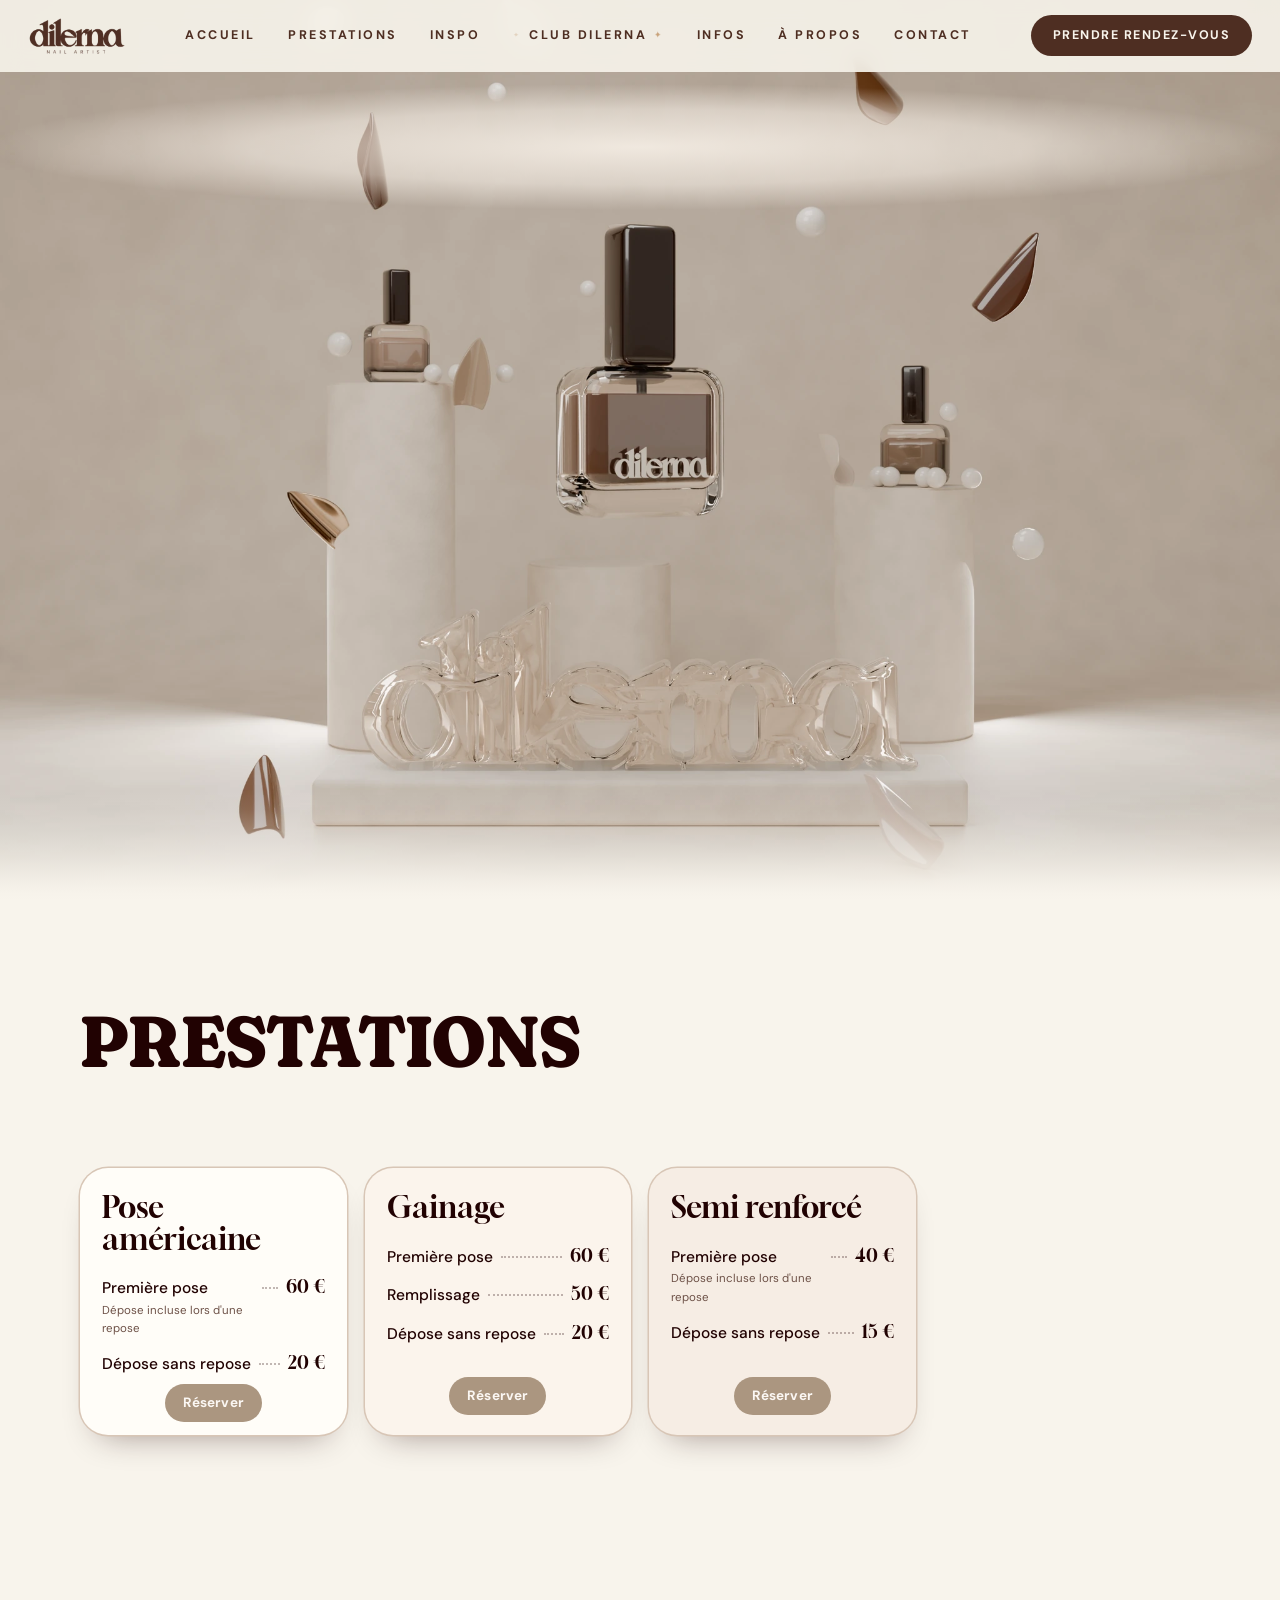
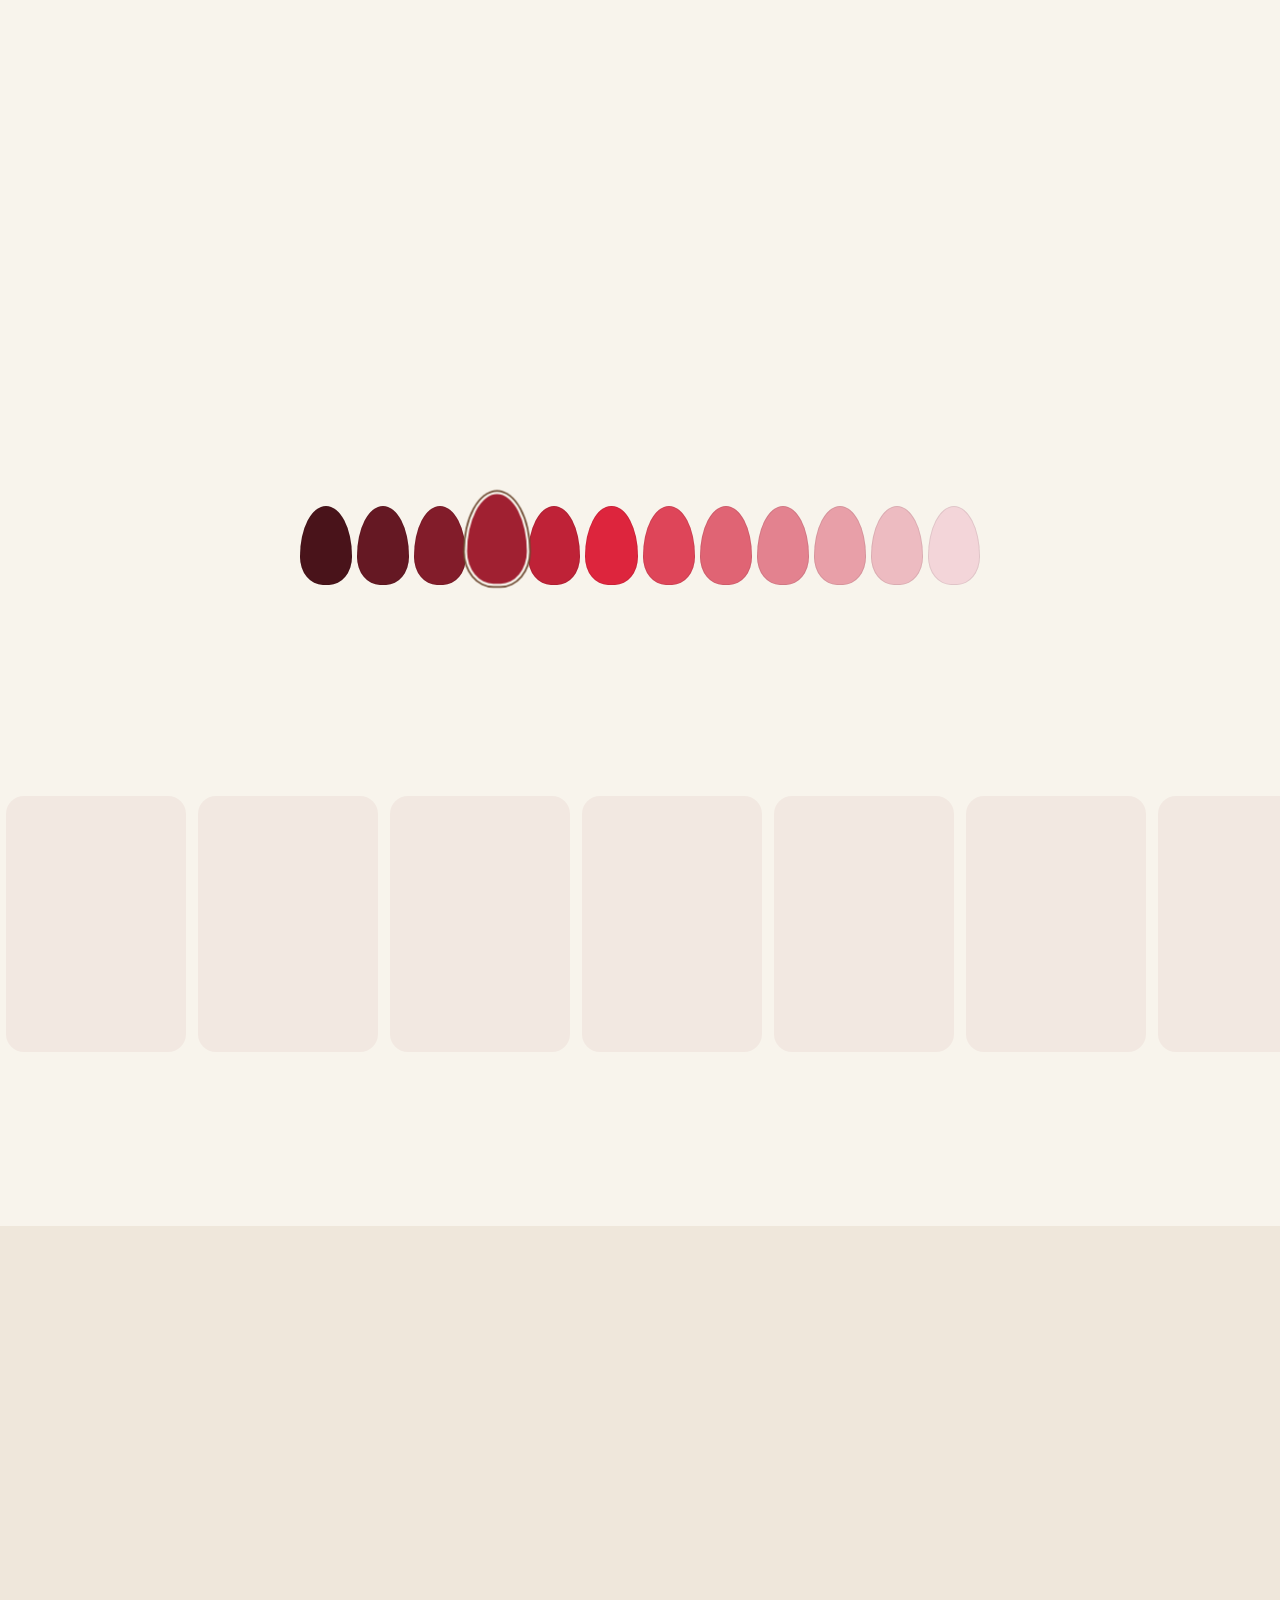
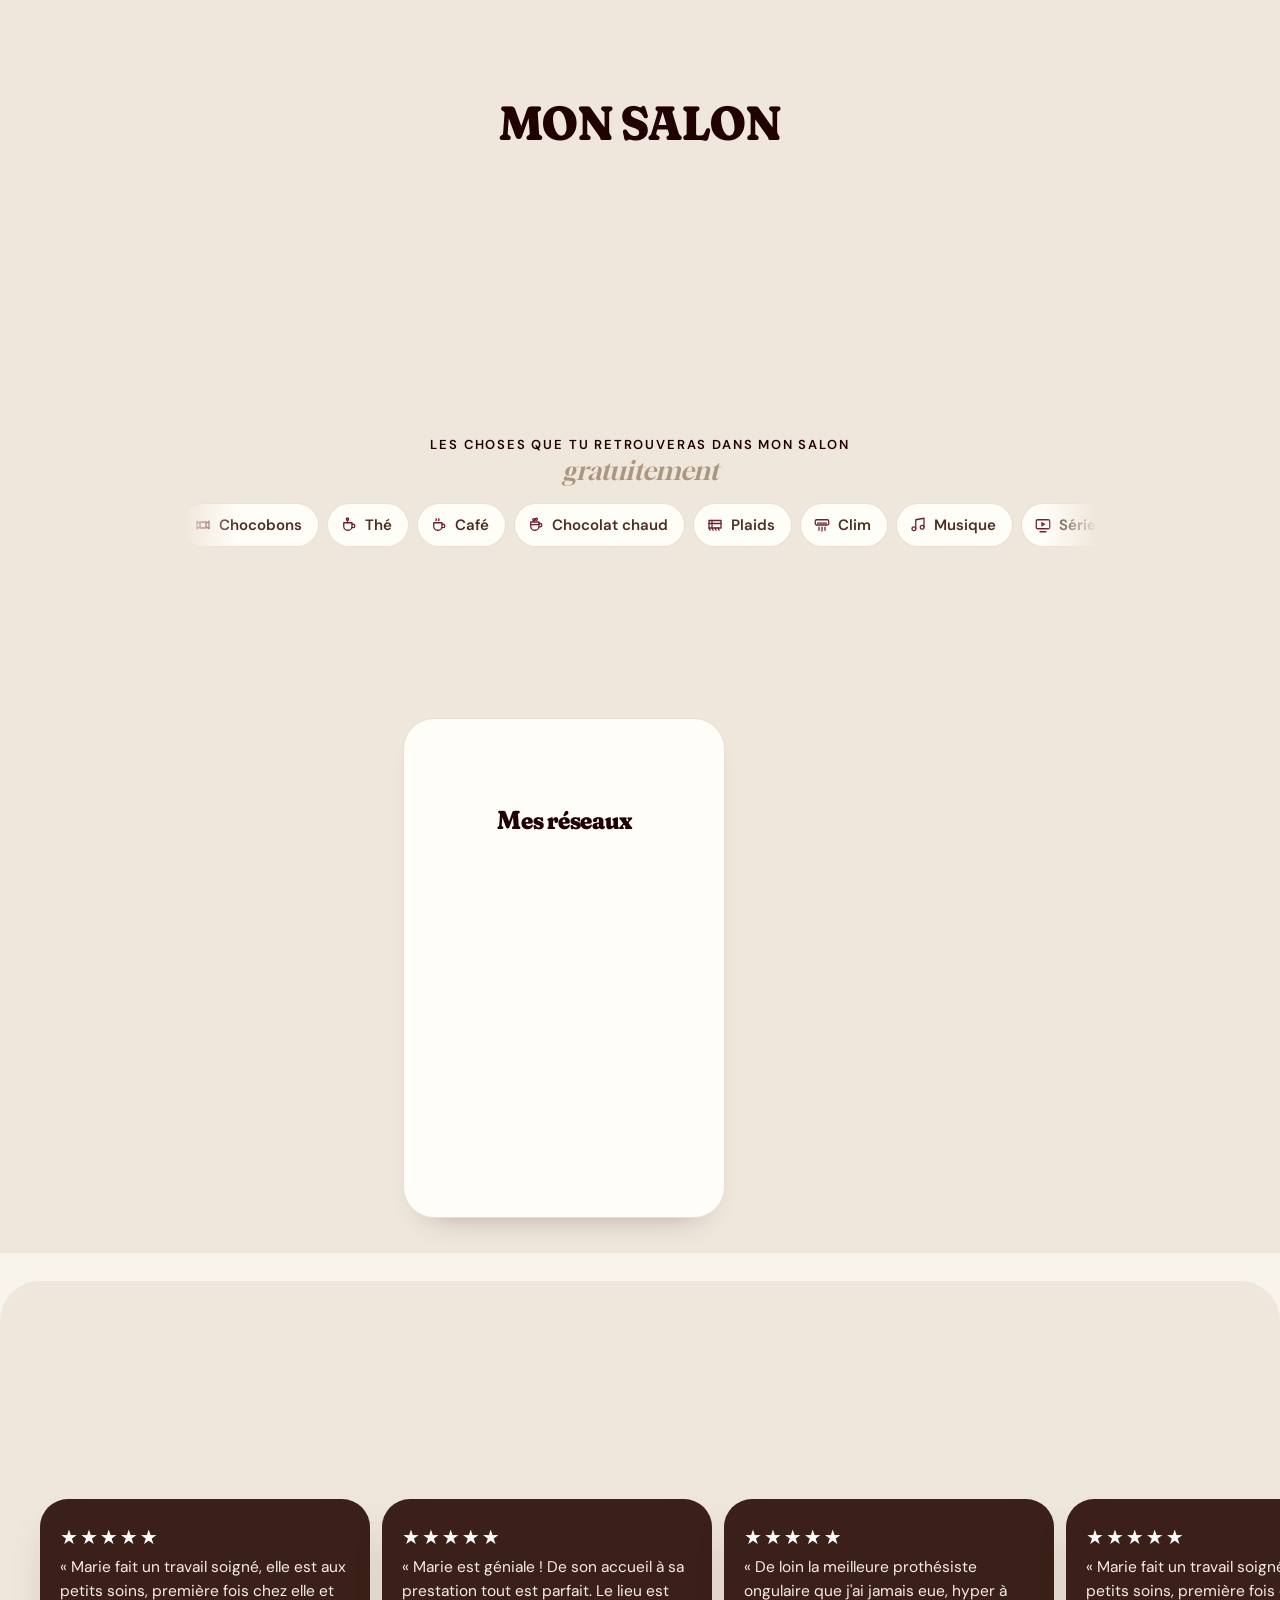
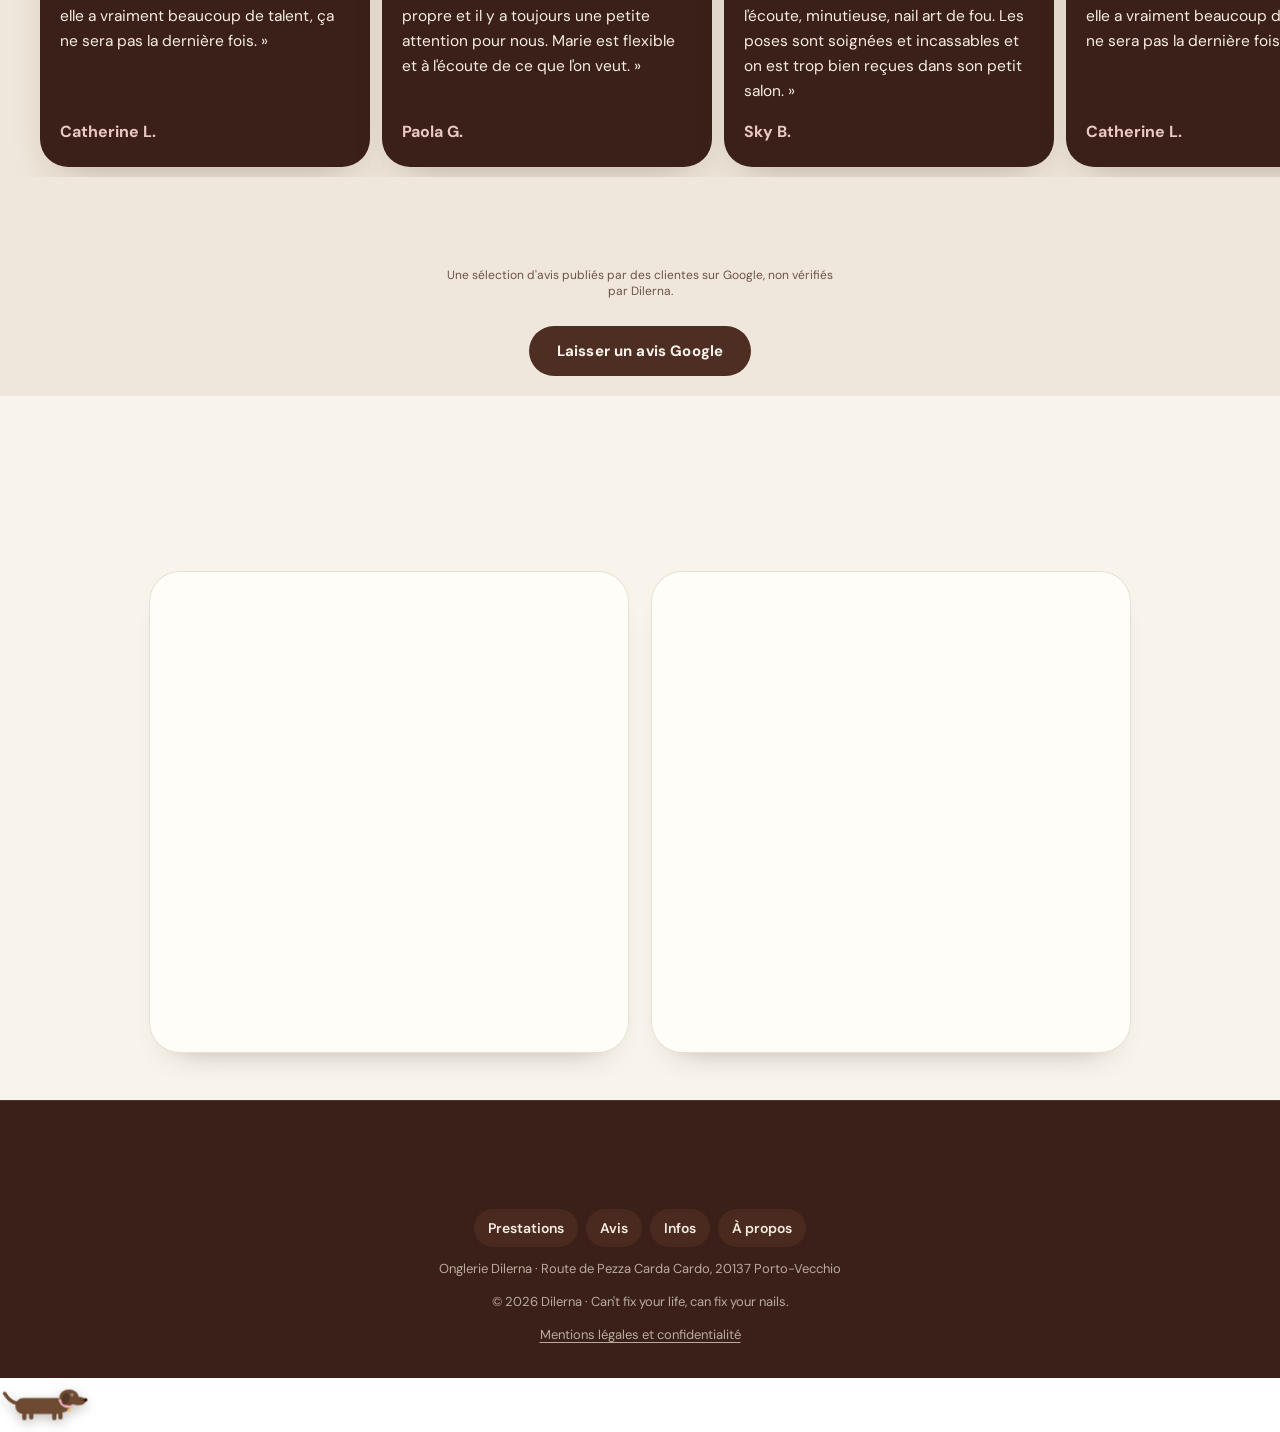
<file: index.html>
<!doctype html>
<html lang="fr" data-theme="light">
<head>
  <meta charset="utf-8">
  <meta name="viewport" content="width=device-width, initial-scale=1, viewport-fit=cover">

  <!-- ===== SEO local ===== -->
  <title>Dilerna · Nail art & onglerie à Porto-Vecchio · Pose gel</title>
  <meta name="description" content="Dilerna, onglerie et nail artist à Porto-Vecchio (Corse-du-Sud). Nail art fait main, pose gel soignée et incassable, salon cosy pet friendly. Noté 5,0 sur Google. Prends RDV par Instagram ou au 07 45 07 32 35.">
  <meta name="keywords" content="onglerie Porto-Vecchio, nail art Porto-Vecchio, pose gel Porto-Vecchio, prothésiste ongulaire Corse, nail artist Corse-du-Sud, Dilerna">
  <!-- zone de l'heure et de la batterie : même couleur que le haut de l'animation 3D (pas de bande claire) -->
  <meta name="theme-color" content="#A99B8B">
  <!-- iPhone : la page passe sous l'heure, le wifi et la batterie (pas de bande blanche), y compris ouverte depuis l'écran d'accueil -->
  <meta name="apple-mobile-web-app-capable" content="yes">
  <meta name="mobile-web-app-capable" content="yes">
  <meta name="apple-mobile-web-app-status-bar-style" content="black-translucent">
  <meta name="apple-mobile-web-app-title" content="Dilerna">
  <meta name="geo.region" content="FR-2A">
  <meta name="geo.placename" content="Porto-Vecchio">
  <meta name="geo.position" content="41.6176338;9.300044">
  <!-- À compléter quand le nom de domaine sera connu :
  <link rel="canonical" href="https://www.DOMAINE.fr/"> -->

  <!-- Open Graph / partage réseaux -->
  <meta property="og:type" content="website">
  <meta property="og:locale" content="fr_FR">
  <meta property="og:site_name" content="Dilerna">
  <meta property="og:title" content="Dilerna · Can't fix your life, can fix your nails.">
  <meta property="og:description" content="Nail art fait main et pose gel à Porto-Vecchio. Salon cosy, pet friendly, thé, café et chocolats offerts.">
  <meta property="og:image" content="assets/img/og-image.jpg">
  <link rel="preload" as="image" href="assets/img/hero/hero-01.webp">
  <meta name="twitter:card" content="summary_large_image">

  <link rel="icon" href="assets/logo/favicon.png">
  <link rel="apple-touch-icon" href="assets/logo/favicon.png">

  <!-- Polices : Gloock (titres, serif contrastée comme les cadres DILERNA du salon), DM Sans (textes), Sacramento (néon) — servies par le site lui-même (css/fonts.css) : rien n'est envoyé à Google -->
  <link rel="stylesheet" href="css/fonts.css?v=20261021x">

  <link rel="stylesheet" href="css/style.css?v=20261031d">
  <!-- Version ordinateur : chargée seulement sur les grands écrans, un téléphone ne la lit jamais -->
  <link rel="stylesheet" href="css/ordinateur.css?v=20261021x" media="(min-width: 1024px)">

  <!-- Thème appliqué avant l'affichage (évite le flash clair/sombre) -->
  <script>
        if (/[?&]frame=1/.test(location.search) || /mockup/.test(location.hash)) document.documentElement.classList.add('in-frame');
  </script>

  <!-- ===== Données structurées schema.org ===== -->
  <script type="application/ld+json">
  {
    "@context": "https://schema.org",
    "@type": "NailSalon",
    "name": "Dilerna – Onglerie & Nail artist",
    "alternateName": "Onglerie Dilerna",
    "description": "Nail art fait main, pose gel soignée et incassable à Porto-Vecchio. Salon cosy et pet friendly.",
    "image": "assets/img/og-image.jpg",
    "logo": "assets/logo/dilerna-logo.png",
    "telephone": "+33745073235",
    "priceRange": "€€",
    "address": {
      "@type": "PostalAddress",
      "streetAddress": "Route de Pezza Carda Cardo",
      "addressLocality": "Porto-Vecchio",
      "postalCode": "20137",
      "addressRegion": "Corse-du-Sud",
      "addressCountry": "FR"
    },
    "geo": { "@type": "GeoCoordinates", "latitude": 41.6176338, "longitude": 9.300044 },
    "hasMap": "https://maps.app.goo.gl/ABrZfmms8Tfr6d978",
    "openingHoursSpecification": [{
      "@type": "OpeningHoursSpecification",
      "dayOfWeek": ["Monday", "Tuesday", "Wednesday", "Thursday", "Friday"],
      "opens": "09:00",
      "closes": "17:00"
    }],
    "aggregateRating": { "@type": "AggregateRating", "ratingValue": "5.0", "bestRating": "5", "reviewCount": "65" },
    "sameAs": [
      "https://www.instagram.com/ongleriedilerna/",
      "https://www.tiktok.com/@ongleriedilerna",
      "https://fr.pinterest.com/ongleriedilerna/",
      "https://www.facebook.com/p/Onglerie-Dilerna-100092076736430/"
    ],
    "amenityFeature": [
      { "@type": "LocationFeatureSpecification", "name": "Animaux acceptés", "value": true },
      { "@type": "LocationFeatureSpecification", "name": "Thé, café et chocolats offerts", "value": true }
    ]
  }
  </script>
</head>

<body>
  <!-- haut du téléphone (heure, batterie) : même couleur que l'animation tant qu'on est sur l'accueil -->
  <div class="status-tint" aria-hidden="true"></div>
  <a class="skip" href="#contenu">Aller au contenu</a>


  <!-- ================= HEADER ================= -->
  <header class="header" id="top">
    <a class="header__logo" href="#accueil" aria-label="Dilerna, retour à l'accueil">
      <!-- Logo officiel (fond transparent). Ne jamais le remplacer par du texte. -->
      <img src="assets/logo/dilerna-logo.webp" alt="Dilerna – Nail artist" width="600" height="233" data-logo>
    </a>
  </header>

  <!-- ================= MENU ================= -->
  <nav class="menu" id="menu" aria-label="Menu principal" hidden>
    <ul class="menu__list">
      <li><a href="#accueil">ACCUEIL</a></li>
      <li><a href="#prestations">TARIFS</a></li>
      <li><a href="#infos">INFOS</a></li>
      <li><a href="#nail-art">INSPI</a></li>
      <li><a href="#a-propos">À PROPOS</a></li>
      <li><a href="#contact">CONTACT</a></li>
    </ul>
    <div class="menu__foot">
      <svg class="menu__dog" viewBox="0 0 240 130" aria-hidden="true"><path class="teckel__tail" d="M44 66 C30 60 22 46 18 34" /><rect x="40" y="52" width="130" height="42" rx="21" /><rect x="58" y="84" width="11" height="26" rx="5" /><rect x="76" y="84" width="11" height="24" rx="5" /><rect x="136" y="84" width="11" height="26" rx="5" /><rect x="152" y="84" width="11" height="24" rx="5" /><g class="dog-head"><path d="M150 54 C 162 54, 178 58, 188 66 C 186 76, 178 86, 166 90 C 158 86, 152 72, 150 54 Z" /><ellipse cx="180" cy="50" rx="25" ry="20" /><ellipse cx="204" cy="60" rx="20" ry="11" /><path class="teckel__collar" d="M156 58 C 160 70, 172 78, 187 74" /><path d="M180 76.5 v3.5" stroke="#C9A24A" stroke-width="1.5" /><circle cx="180" cy="84" r="4.2" fill="#F2C14E" /><ellipse class="teckel__ear" cx="171" cy="55" rx="10" ry="15.5" transform="rotate(14 171 55)" /><circle class="teckel__eye" cx="188" cy="44" r="3.2" /><circle class="teckel__pupil" cx="188" cy="44" r="1.8" /><circle class="teckel__nose" cx="223" cy="57" r="5" /></g></svg>
      <button class="btn btn--choco btn--huge" type="button" data-rdv>PRENDRE RENDEZ-VOUS</button>
      <!-- choix n°2 de Marie : un petit bouton Appeler sous « Prendre rendez-vous » (petit exprès : elle préfère les messages) -->
      <a class="menu__call" href="tel:+33745073235"><svg viewBox="0 0 24 24" aria-hidden="true"><path d="M6.6 3.5h2.6l1.5 4.2-2 1.4a11.5 11.5 0 0 0 6.2 6.2l1.4-2 4.2 1.5v2.6a2.1 2.1 0 0 1-2.3 2.1A16.6 16.6 0 0 1 4.5 5.8a2.1 2.1 0 0 1 2.1-2.3Z"/></svg>Appeler<small>07 45 07 32 35</small></a>
    </div>
  </nav>

  <main id="contenu">

    <!-- ================= HERO ================= -->
    <!-- Accueil : mur de nail arts qui défile en 3 colonnes, logo au centre -->
    <!-- ================= ACCUEIL : histoire au scroll =================
         Le flacon s'ouvre, se penche et remplit le logo Dilerna de vernis. -->
    <section class="pour" id="accueil" aria-labelledby="hero-title" data-pour>
      <h1 class="sr-only" id="hero-title">Dilerna, nail artist et onglerie à Porto-Vecchio</h1>
      <div class="pour__sticky">
        <div class="pour__text">
          <p class="pour__cap" data-reveal="1">CAP Esthétique · Diplômée de l'école Gontard</p>
          <p class="pour__place" data-reveal="2"><b>Porto-Vecchio</b>, Corse-du-Sud</p>
          <p class="pour__trust" data-reveal="3"><b>5,0</b> <span aria-hidden="true">★★★★★</span> 65 avis Google</p>
        </div>
        <div class="pour__stage">
          <!-- Rendu 3D (Blender) image par image, joué automatiquement -->
          <canvas class="pour__canvas" data-canvas aria-hidden="true"></canvas>
        </div>
      </div>
    </section>

    <!-- ================= PRESTATIONS (une carte par prestation, qui s'empilent) ================= -->
    <section class="section" id="prestations" aria-labelledby="prestations-title">
      <!-- Prise de rendez-vous : le même bloc que dans le menu, avec Louise -->
      <div class="menu__foot presta-book presta-book--top reveal">
        <svg class="menu__dog" viewBox="0 0 240 130" aria-hidden="true"><path class="teckel__tail" d="M44 66 C30 60 22 46 18 34" /><rect x="40" y="52" width="130" height="42" rx="21" /><rect x="58" y="84" width="11" height="26" rx="5" /><rect x="76" y="84" width="11" height="24" rx="5" /><rect x="136" y="84" width="11" height="26" rx="5" /><rect x="152" y="84" width="11" height="24" rx="5" /><g class="dog-head"><path d="M150 54 C 162 54, 178 58, 188 66 C 186 76, 178 86, 166 90 C 158 86, 152 72, 150 54 Z" /><ellipse cx="180" cy="50" rx="25" ry="20" /><ellipse cx="204" cy="60" rx="20" ry="11" /><path class="teckel__collar" d="M156 58 C 160 70, 172 78, 187 74" /><path d="M180 76.5 v3.5" stroke="#C9A24A" stroke-width="1.5" /><circle cx="180" cy="84" r="4.2" fill="#F2C14E" /><ellipse class="teckel__ear" cx="171" cy="55" rx="10" ry="15.5" transform="rotate(14 171 55)" /><circle class="teckel__eye" cx="188" cy="44" r="3.2" /><circle class="teckel__pupil" cx="188" cy="44" r="1.8" /><circle class="teckel__nose" cx="223" cy="57" r="5" /></g></svg>
        <button class="rdv-sticker" type="button" data-rdv><b class="t-soft">Prendre rendez-vous</b><small>Je réponds vite !</small></button>
      </div>
      <!-- le grand titre reste en haut de l'écran tant que les cartes des prestations s'empilent -->
      <div class="presta-zone">
      <h2 class="t-soft presta-title" id="prestations-title" data-fit>PRESTATIONS</h2>
      <div class="section__head reveal">
        <p class="lead">Des poses soignées et solides, adaptées à tes ongles et à tes envies.</p>
      </div>

      <!-- PRESTATIONS : une carte par prestation, elles s'empilent quand on descend (tarifs au 1er janvier 2027) -->

      <p class="presta-date reveal">Tarifs à partir du 1er janvier 2027 · prix TTC</p>
      <div class="presta-stack">
        <article class="presta-card" style="--i: 0">
          <h3>Pose américaine</h3>
          <ul>
            <li class="menu-row"><span class="menu-row__name">Première pose<small>Dépose incluse lors d'une repose</small></span><span class="menu-row__dots"></span><span class="menu-row__price">60 €</span></li>
            <li class="menu-row"><span class="menu-row__name">Dépose sans repose</span><span class="menu-row__dots"></span><span class="menu-row__price">20 €</span></li>
          </ul>
          <button class="btn btn--latte btn--small presta-card__book" type="button" data-rdv data-rdv-msg="Bonjour Marie, je voudrais réserver une pose américaine.">Réserver</button>
        </article>
        <article class="presta-card" style="--i: 1">
          <h3>Gainage</h3>
          <ul>
            <li class="menu-row"><span class="menu-row__name">Première pose</span><span class="menu-row__dots"></span><span class="menu-row__price">60 €</span></li>
            <li class="menu-row"><span class="menu-row__name">Remplissage</span><span class="menu-row__dots"></span><span class="menu-row__price">50 €</span></li>
            <li class="menu-row"><span class="menu-row__name">Dépose sans repose</span><span class="menu-row__dots"></span><span class="menu-row__price">20 €</span></li>
          </ul>
          <button class="btn btn--latte btn--small presta-card__book" type="button" data-rdv data-rdv-msg="Bonjour Marie, je voudrais réserver un gainage.">Réserver</button>
        </article>
        <article class="presta-card" style="--i: 2">
          <h3>Semi renforcé</h3>
          <ul>
            <li class="menu-row"><span class="menu-row__name">Première pose<small>Dépose incluse lors d'une repose</small></span><span class="menu-row__dots"></span><span class="menu-row__price">40 €</span></li>
            <li class="menu-row"><span class="menu-row__name">Dépose sans repose</span><span class="menu-row__dots"></span><span class="menu-row__price">15 €</span></li>
          </ul>
          <button class="btn btn--latte btn--small presta-card__book" type="button" data-rdv data-rdv-msg="Bonjour Marie, je voudrais réserver une pose semi renforcée.">Réserver</button>
        </article>
      </div>
      </div>
      <div class="devis-note reveal">
        <h3 id="devis-title">Nail art</h3>
        <p>Hormis la French à <strong>+10 €</strong>, les poses avec nail art se font <strong>uniquement sur devis</strong>.</p>
        <button class="btn btn--latte" type="button" data-rdv data-rdv-msg="Bonjour Marie, je souhaiterais prendre rendez-vous pour un nail art. Je t'envoie la photo de ce que j'aimerais, pour avoir un devis.">Demander un devis</button>
      </div>

      <!-- Carte blanche : nail art à prix fixe -->
      <!-- Carte blanche : la carte se retourne (on la touche ou on la fait glisser) ; au dos, une vraie Carte blanche de Marie :
           la demande en haut, le résultat en bas (photos dans config.js → carteBlanche). Sans photo, la carte ne se retourne pas. -->
      <div class="cb-flip reveal" data-cb-flip>
        <div class="cb-flip__in">
      <article class="carte-blanche cb-flip__front" id="carte-blanche" aria-labelledby="cb-title">
        <span class="carte-blanche__price" aria-hidden="true"><b>120 €</b><small>prix fixe</small></span>
        <p class="eyebrow">Ton inspi, mon idée</p>
        <h3 id="cb-title">Carte blanche</h3>
        <p>L'idée ? Me donner un thème, une idée ou des photos qui t'inspirent… et me laisser carte blanche, tout simplement ! La Carte blanche est à <strong>120 € tout compris</strong>, peu importe le nombre de strass ou le temps ajouté à la pose.</p>
        <ol class="steps steps--dark">
          <li><b>1</b><span>Envoie-moi un thème ou tes photos d'inspi.</span></li>
          <li><b>2</b><span>Je te réserve un créneau, rien que pour ta création.</span></li>
          <li><b>3</b><span>Tu découvres le résultat.</span></li>
        </ol>
        <button class="btn btn--creme btn--cb" type="button" data-rdv data-rdv-msg="Bonjour Marie, je souhaiterais prendre rendez-vous pour une Carte blanche ! Je t'envoie mon thème et mes photos d'inspiration."><small>Prendre rendez-vous</small><b>Carte blanche</b></button>
      </article>
          <div class="carte-blanche cb-flip__back" aria-hidden="true">
            <div class="cbc-car" data-cb-car></div>
            <div class="cbc-dots" data-cb-dots aria-hidden="true"></div>
          </div>
        </div>
        <button class="cb-flip__btn" type="button" data-cb-turn hidden>Touche pour voir une Carte blanche</button>
      </div>


    </section>


    <!-- ================= CRÉATIONS RÉCENTES : dernières publications Instagram ================= -->
    <section class="section" id="creations" aria-labelledby="creations-title">
      <div class="section__head reveal">
        <p class="eyebrow">@ongleriedilerna</p>
        <h2 class="t-soft" id="creations-title" data-fit>LES DERNIÈRES DU SALON</h2>
      </div>
      <!-- Mes nail arts : une ligne qui glisse toute seule (config.js → creations) + « Voir tous mes nail arts » -->
      <div class="nailline reveal" data-nailline aria-label="Mes nail arts"><div class="nailline__track"></div></div>
      <p class="center nailline__more reveal"><button class="nailline__btn" type="button" data-nailall-open>Voir tous mes nail arts</button></p>
      <!-- Puis Instagram : mes dernières publications, le compte, le lien -->
      <div class="section__head insta-head reveal">
        <a class="follow" href="https://www.instagram.com/ongleriedilerna/" target="_blank" rel="noopener"><img src="assets/logo/favicon.png" alt="" width="36" height="36"><span><b>ongleriedilerna</b><small>Onglerie · Porto-Vecchio</small></span><span class="follow__btn">Suivre</span></a>
        <p class="insta-hint">Suis-moi sur Insta pour ne rien rater !</p>
      </div>
      <!-- Publications Instagram à faire glisser (générées depuis config.js → instaPosts) -->
      <div class="posts reveal" data-posts data-drag tabindex="0" aria-label="Mes dernières publications Instagram, fais glisser pour voir les autres"></div>
      <p class="center gallery__cta reveal"><a class="btn btn--choco btn--icon" href="https://www.instagram.com/ongleriedilerna/" target="_blank" rel="noopener"><svg viewBox="0 0 24 24" aria-hidden="true"><rect x="3.5" y="3.5" width="17" height="17" rx="5"/><circle cx="12" cy="12" r="4"/><circle cx="17.2" cy="6.8" r=".6" fill="currentColor"/></svg>Voir tout mon univers sur Instagram</a></p>
      <!-- Avis Google : juste après le lien Instagram -->
      <!-- lien direct « Rédiger un avis » de la fiche Google DILERNA -->
      <a class="rate rate--after-insta reveal" href="https://search.google.com/local/writereview?placeid=ChIJtRocvpiB2RIRG8ZMvOE_BQE" target="_blank" rel="noopener">
          <span class="rate__q">Tu as aimé ta pose ?</span>
          <span class="rate__stars" aria-hidden="true"><i>★</i><i>★</i><i>★</i><i>★</i><i>★</i></span>
          <span class="rate__txt">Laisse un avis Google à ta prothésiste ongulaire préférée ♡</span>
          <span class="rate__cta">Laisser mon avis</span>
        </a>
    </section>

    <!-- ================= PET FRIENDLY ================= -->
    <section class="section pet" id="pet-friendly" aria-labelledby="pet-title">
      <div class="pet__text reveal">
        <p class="eyebrow">Good nails. Good company.</p>
        <h2 id="pet-title">Pet friendly,</h2>
        <p class="pet__wink">Évidemment.</p>
      </div>
      <figure class="pet__scene reveal">
        <!-- Illustration : le salon et ses petits chiens, dont Louise -->
        <svg viewBox="0 0 360 260" role="img" aria-label="Illustration du salon Dilerna avec des petits chiens, dont Louise le teckel">
          <rect width="360" height="260" class="scene__wall" />
          <rect y="196" width="360" height="64" class="scene__floor" />
          <text x="180" y="34" text-anchor="middle" class="scene__neon">All I need is Dilerna</text>
          <text x="196" y="56" text-anchor="middle" class="scene__neon scene__neon--sm">and some tequila</text>
          <!-- Marie, assise derrière le bureau, les mains posées dessus -->
          <g class="scene__marie">
            <!-- dossier de la chaise -->
            <rect x="158" y="94" width="46" height="36" rx="12" class="m-chair" />
            <!-- épaules et bras (symétriques, le long du corps jusqu'au bureau) -->
            <path d="M163.5 129 L163.5 111 C163.5 106.5 167.5 103 173 102.5 L189 102.5 C194.5 103 198.5 106.5 198.5 111 L198.5 129 Z" class="m-skin" />
            <!-- débardeur marron -->
            <path d="M168.5 128 L168.5 110.5 C168.5 107 171 104.8 174.5 104.2 L176.8 102.6 C178.6 105.6 183.4 105.6 185.2 102.6 L187.5 104.2 C191 104.8 193.5 107 193.5 110.5 L193.5 128 Z" class="m-top" />
            <path d="M175.2 103.6 L174.6 102 M186.8 103.6 L187.4 102" class="m-strap" />
            <!-- cou -->
            <path d="M177.8 92 L177.8 102.8 C179.6 104.4 182.4 104.4 184.2 102.8 L184.2 92 Z" class="m-skin" />
            <g transform="translate(0 3.5)">
            <!-- chignon, posé sur le haut du crâne (il touche les cheveux) -->
            <circle cx="181" cy="68.2" r="5.6" class="m-hair" />
            <path d="M177.8 67.6 C179.4 65.9 182.6 65.9 184.2 67.6" class="m-fringe" />
            <!-- visage -->
            <ellipse cx="181" cy="84" rx="8.6" ry="9.6" class="m-skin" />
            <!-- cheveux tirés en arrière : ils suivent la forme du crâne, du haut jusqu'aux tempes -->
            <path d="M172.3 84.5 C171.5 75.6 175.6 70.8 181 70.8 C186.4 70.8 190.5 75.6 189.7 84.5 C188.8 79.8 185.8 77.3 181 77.3 C176.2 77.3 173.2 79.8 172.3 84.5 Z" class="m-hair" />
            <!-- petit chouchou beige à la base du chignon -->
            <path d="M177.4 72.6 C179.4 73.9 182.6 73.9 184.6 72.6" class="m-scrunchie" />
            <path d="M173 83 C172.6 85 172.8 87 173.6 88.5 M189 83 C189.4 85 189.2 87 188.4 88.5" class="m-strand" />
            <rect x="174.6" y="81.6" width="5.2" height="3.8" rx="1.7" class="m-glasses" /><rect x="182.2" y="81.6" width="5.2" height="3.8" rx="1.7" class="m-glasses" />
            <path d="M179.8 83.3 h2.4" class="m-glasses-line" />
            <circle cx="177.2" cy="83.6" r=".8" class="m-eye" /><circle cx="184.8" cy="83.6" r=".8" class="m-eye" />
            <path d="M179.2 88.6 C180.3 89.7 181.7 89.7 182.8 88.6" class="m-smile" />
            <ellipse cx="175.6" cy="87.4" rx="1.5" ry="1" class="m-blush" /><ellipse cx="186.4" cy="87.4" rx="1.5" ry="1" class="m-blush" />
            </g>
          </g>
          <rect x="44" y="128" width="272" height="9" rx="2" class="scene__wood" />
          <!-- mains de Marie posées sur le bureau, cinq doigts et ongles roses -->
          <g class="m-hands">
            <rect x="161.6" y="124.4" width="8.8" height="5.6" rx="2.8" class="m-skin" /><rect x="191.6" y="124.4" width="8.8" height="5.6" rx="2.8" class="m-skin" />
            <path d="M162.9 129.2 v.9 M164.6 129.5 v.9 M166.2 129.6 v.9 M167.8 129.5 v.9 M169.4 129 v.8 M192.6 129 v.8 M194.2 129.5 v.9 M195.8 129.6 v.9 M197.4 129.5 v.9 M199.1 129.2 v.9" class="m-nails" />
          </g>
          <rect x="54" y="137" width="62" height="64" rx="4" class="scene__white" /><rect x="244" y="137" width="62" height="64" rx="4" class="scene__white" />
          <path d="M84 128 L96 100 L114 92" class="scene__arm" /><path d="M104 84 a14 12 0 0 1 24 10 Z" class="scene__white" />
          <path d="M276 128 L264 100 L246 92" class="scene__arm" /><path d="M256 84 a14 12 0 0 0 -24 10 Z" class="scene__white" />
          
          <path d="M134 214 v-62 a46 22 0 0 1 92 0 v62 Z" class="scene__chair" /><path d="M146 214 v-40 a34 14 0 0 1 68 0 v40" class="scene__chair-in" />
          <g class="scene__louise" transform="translate(18 196) scale(.42)">
            <path class="teckel__tail" d="M44 66 C30 60 22 46 18 34" />
            <rect x="40" y="52" width="130" height="42" rx="21" />
            <rect x="58" y="84" width="11" height="26" rx="5" /><rect x="76" y="84" width="11" height="24" rx="5" />
            <rect x="136" y="84" width="11" height="26" rx="5" /><rect x="152" y="84" width="11" height="24" rx="5" />
            <path d="M150 54 C 162 54, 178 58, 188 66 C 186 76, 178 86, 166 90 C 158 86, 152 72, 150 54 Z" /><ellipse cx="180" cy="50" rx="25" ry="20" /><ellipse cx="204" cy="60" rx="20" ry="11" />
            <path class="teckel__collar" d="M156 58 C 160 70, 172 78, 187 74" /><path d="M180 76.5 v3.5" stroke="#C9A24A" stroke-width="1.5" /><circle cx="180" cy="84" r="4.2" fill="#F2C14E" /><ellipse class="teckel__ear" cx="171" cy="55" rx="10" ry="15.5" transform="rotate(14 171 55)" />
            <circle class="teckel__eye" cx="188" cy="44" r="3.2" /><circle class="teckel__pupil" cx="188" cy="44" r="1.8" /><circle class="teckel__nose" cx="223" cy="57" r="5" />
            
          </g>
          <g class="scene__bichon">
            <ellipse cx="292" cy="226" rx="27" ry="17" /><circle cx="314" cy="206" r="15" />
            <circle cx="302" cy="198" r="7" /><circle cx="326" cy="198" r="7" />
            <rect x="274" y="234" width="8" height="12" rx="4" /><rect x="300" y="234" width="8" height="12" rx="4" />
            <circle cx="310" cy="204" r="2" class="scene__eye" /><circle cx="320" cy="204" r="2" class="scene__eye" /><circle cx="316" cy="211" r="2.6" class="scene__eye" />
            <path d="M264 222 c-8-2-10-10-6-14" class="scene__bichon-tail" />
          </g>
          <g class="scene__pug">
            <ellipse cx="226" cy="236" rx="17" ry="11" /><circle cx="242" cy="222" r="11" />
            <path d="M234 214 l-4-9 l9 5 Z M250 214 l4-9 l-9 5 Z" />
            <ellipse cx="244" cy="226" rx="6" ry="4.5" class="scene__muzzle" />
            <circle cx="239" cy="219" r="1.6" class="scene__eye" /><circle cx="247" cy="219" r="1.6" class="scene__eye" />
            <rect x="214" y="241" width="6" height="9" rx="3" /><rect x="230" y="241" width="6" height="9" rx="3" />
          </g>
        </svg>
      </figure>
      <div class="pet__text reveal">
        <p>Ton chien est le bienvenu chez <strong>Dilerna</strong> ! Préviens-moi quand tu réserves pour que je prépare son accueil.</p>
        <p>Louise, mon teckel, est la mascotte du salon : elle fait déjà partie de l'équipe. Elle accueille, elle renifle, elle vérifie que tout le monde est bien installé… et elle accepte volontiers les copains à quatre pattes.</p>
        <p class="pet__plus"><span class="pet__plus-ico" aria-hidden="true">♡</span><span><b>Et tu peux aussi venir accompagnée&nbsp;!</b> Une pote, ton crush, ta sœur… les accompagnantes sont aussi les bienvenues.</span></p>
      </div>
    </section>


    <!-- ================= COULEUR DU MOIS ================= -->
    <section class="section color" id="couleur-du-mois" aria-labelledby="color-title">
      <div class="section__head reveal">
        <h2 class="t-soft" id="color-title" data-fit>COULEUR DU MOIS</h2>
      </div>
      <div class="color-card reveal" data-color-card>
        <div class="color-card__stage">
          <div class="bottle" aria-hidden="true">
            <span class="bottle__cap"></span><span class="bottle__neck"></span>
            <span class="bottle__body"><span class="bottle__shine"></span><span class="bottle__label">Dilerna</span></span>
          </div>
          <svg class="color-card__louise" viewBox="0 0 240 130" aria-hidden="true">
            <path class="teckel__tail" d="M44 66 C30 60 22 46 18 34" />
            <rect x="40" y="52" width="130" height="42" rx="21" />
            <rect x="58" y="84" width="11" height="26" rx="5" /><rect x="76" y="84" width="11" height="24" rx="5" />
            <rect x="136" y="84" width="11" height="26" rx="5" /><rect x="152" y="84" width="11" height="24" rx="5" />
            <path d="M150 54 C 162 54, 178 58, 188 66 C 186 76, 178 86, 166 90 C 158 86, 152 72, 150 54 Z" /><ellipse cx="180" cy="50" rx="25" ry="20" /><ellipse cx="204" cy="60" rx="20" ry="11" />
            <path class="teckel__collar" d="M156 58 C 160 70, 172 78, 187 74" /><path d="M180 76.5 v3.5" stroke="#C9A24A" stroke-width="1.5" /><circle cx="180" cy="84" r="4.2" fill="#F2C14E" /><ellipse class="teckel__ear" cx="171" cy="55" rx="10" ry="15.5" transform="rotate(14 171 55)" />
            <circle class="teckel__eye" cx="188" cy="44" r="3.2" /><circle class="teckel__pupil" cx="188" cy="44" r="1.8" /><circle class="teckel__nose" cx="223" cy="57" r="5" />
            
          </svg>
        </div>
        <div class="color-card__info">
          <p class="color-card__month" data-color-month>Couleur d'octobre</p>
          <p class="color-card__name" data-color-name>Chocolat chaud</p>
          <p class="color-card__tag">Le crush du mois, à porter sans modération.</p>
        </div>
      </div>
      <ol class="color-year      <ol class="color-year reveal" data-color-year aria-label="Les couleurs de l'année"></ol>
    </section>

    <!-- ================= NAIL ART SUR DEVIS + INSPIRATIONS PINTEREST ================= -->
    <section class="section devis" id="nail-art" aria-label="Inspirations nail art Pinterest">

      <!-- Inspirations : photos du tableau Pinterest https://pin.it/Riu6KKmqk -->
      <div class="pin">
        <div class="pin__intro reveal">
          <h3>Besoin d'inspiration ?</h3>
          <p>J'ai rassemblé ici des poses repérées sur Pinterest qui me font rêver. Fais défiler, pioche une idée qui te plaît et montre-la-moi : on s'en inspirera ensemble pour créer ta pose.</p>
        </div>
        <div class="pin-strip" data-pin-strip></div>
        <p class="pin__cta reveal"><span class="pin__peek"><svg class="pin__head" viewBox="0 0 80 64" aria-hidden="true"><ellipse class="teckel__ear" cx="14" cy="34" rx="10" ry="20" transform="rotate(14 14 34)" /><ellipse class="teckel__ear" cx="66" cy="34" rx="10" ry="20" transform="rotate(-14 66 34)" /><ellipse cx="40" cy="30" rx="24" ry="22" /><ellipse cx="40" cy="44" rx="13" ry="11" class="pin__muzzle" /><circle class="teckel__eye" cx="31" cy="26" r="3.4" /><circle class="teckel__pupil" cx="31" cy="26" r="1.9" /><circle class="teckel__eye" cx="49" cy="26" r="3.4" /><circle class="teckel__pupil" cx="49" cy="26" r="1.9" /><ellipse class="teckel__nose" cx="40" cy="40" rx="5" ry="3.8" /></svg><a class="btn btn--pin" href="https://pin.it/Riu6KKmqk" target="_blank" rel="noopener">Voir le tableau Pinterest</a></span></p>
      </div>
    </section>

    <!-- ================= À PROPOS ================= -->
    <section class="section about" id="a-propos" aria-labelledby="about-title">
      <div class="about__head reveal"><h2 class="about__title t-soft" id="about-title" data-fit>A PROPOS</h2><p class="about__tease" data-tease><span class="tease-tape" aria-hidden="true"><i class="tease-tape__base"></i><i class="tease-tape__flap"></i></span>Mais qui est donc cette baddie qui transforme tes ongles en œuvres d'art (et tes rendez-vous en séance de potins) ?</p></div>
      <div class="about__media reveal">
        <figure class="about__photo" data-about-frame></figure>
      </div>
      <div class="about__text reveal">
        <p>Moi, c'est <strong>Marie</strong> ! J'ai 28 ans, je suis <strong>nail artist</strong> indépendante à <strong>Porto-Vecchio</strong>, et un peu baddie sur les bords. J'aime les gens, rire et dessiner, alors en 2023 j'ai décidé de créer <strong>Dilerna</strong> pour réunir tout ça.</p>
        <p>Mon truc, c'est le nail art, les strass et les petits détails qui font toute la différence.</p>
        </div>
        <h3 class="about__salon t-soft">MON SALON</h3>
      <!-- Le salon en photos : on fait glisser, la photo part à droite et la suivante apparaît -->
      <div class="salon-deck reveal">
        <div class="salon-scroll" data-salon-scroll data-drag tabindex="0" aria-label="Le salon Dilerna en photos, fais défiler"></div>
        <div class="salon-dots" data-salon-dots aria-hidden="true"></div>
      </div>
        <p class="comforts__title">Les choses que tu retrouveras dans mon salon <b>gratuitement</b></p>
        <div class="comforts" role="group" aria-label="Au salon, gratuitement">
          <div class="comfort-row"><ul class="comfort-track"><li><svg viewBox="0 0 24 24" aria-hidden="true"><path d="M8 8h8v8H8z"/><path d="M8 10 4 7v10l4-3M16 10l4-3v10l-4-3"/></svg>Chocobons</li><li><svg viewBox="0 0 24 24" aria-hidden="true"><path d="M5 9h11v5a5 5 0 0 1-5 5h-1a5 5 0 0 1-5-5V9Z"/><path d="M16 11h1.5a2.3 2.3 0 0 1 0 4.6H16M10 9V5.5"/><rect x="8.6" y="3" width="2.8" height="2.6" rx=".5"/></svg>Thé</li><li><svg viewBox="0 0 24 24" aria-hidden="true"><path d="M5 9h11v5a5 5 0 0 1-5 5h-1a5 5 0 0 1-5-5V9Z"/><path d="M16 11h1.5a2.3 2.3 0 0 1 0 4.6H16M8 3.5c.8.8.8 1.7 0 2.5M11.5 3.5c.8.8.8 1.7 0 2.5"/></svg>Café</li><li><svg viewBox="0 0 24 24" aria-hidden="true"><path d="M5 8h11v6a5 5 0 0 1-5 5h-1a5 5 0 0 1-5-5V8Z"/><path d="M16 10h1.5a2.3 2.3 0 0 1 0 4.6H16M5 11.5h11"/><circle cx="9" cy="5" r="1.4"/><circle cx="12.5" cy="4.4" r="1.4"/></svg>Chocolat chaud</li><li><svg viewBox="0 0 24 24" aria-hidden="true"><path d="M4 6h16v10H4z"/><path d="M4 10h16M8 6v10M4 16l1.5 3M8 16l1.5 3M12 16l1.5 3M16 16l1.5 3"/></svg>Plaids</li><li><svg viewBox="0 0 24 24" aria-hidden="true"><rect x="3" y="5" width="18" height="7" rx="2"/><path d="M6 9.5h12M8 15v4M12 15v5M16 15v4"/></svg>Clim</li><li><svg viewBox="0 0 24 24" aria-hidden="true"><path d="M9 17V5l11-2v12"/><circle cx="6.5" cy="17" r="2.5"/><circle cx="17.5" cy="15" r="2.5"/></svg>Musique</li><li><svg viewBox="0 0 24 24" aria-hidden="true"><rect x="3" y="5" width="18" height="12" rx="2"/><path d="M8 21h8M10.5 9v4l3.5-2Z"/></svg>Séries</li><li><svg viewBox="0 0 24 24" aria-hidden="true"><circle cx="12" cy="12" r="8.5"/><path d="M8.5 14c1.8 2 5.2 2 7 0M9 9.5h.01M15 9.5h.01"/></svg>Rires</li><li aria-hidden="true"><svg viewBox="0 0 24 24" aria-hidden="true"><path d="M8 8h8v8H8z"/><path d="M8 10 4 7v10l4-3M16 10l4-3v10l-4-3"/></svg>Chocobons</li><li aria-hidden="true"><svg viewBox="0 0 24 24" aria-hidden="true"><path d="M5 9h11v5a5 5 0 0 1-5 5h-1a5 5 0 0 1-5-5V9Z"/><path d="M16 11h1.5a2.3 2.3 0 0 1 0 4.6H16M10 9V5.5"/><rect x="8.6" y="3" width="2.8" height="2.6" rx=".5"/></svg>Thé</li><li aria-hidden="true"><svg viewBox="0 0 24 24" aria-hidden="true"><path d="M5 9h11v5a5 5 0 0 1-5 5h-1a5 5 0 0 1-5-5V9Z"/><path d="M16 11h1.5a2.3 2.3 0 0 1 0 4.6H16M8 3.5c.8.8.8 1.7 0 2.5M11.5 3.5c.8.8.8 1.7 0 2.5"/></svg>Café</li><li aria-hidden="true"><svg viewBox="0 0 24 24" aria-hidden="true"><path d="M5 8h11v6a5 5 0 0 1-5 5h-1a5 5 0 0 1-5-5V8Z"/><path d="M16 10h1.5a2.3 2.3 0 0 1 0 4.6H16M5 11.5h11"/><circle cx="9" cy="5" r="1.4"/><circle cx="12.5" cy="4.4" r="1.4"/></svg>Chocolat chaud</li><li aria-hidden="true"><svg viewBox="0 0 24 24" aria-hidden="true"><path d="M4 6h16v10H4z"/><path d="M4 10h16M8 6v10M4 16l1.5 3M8 16l1.5 3M12 16l1.5 3M16 16l1.5 3"/></svg>Plaids</li><li aria-hidden="true"><svg viewBox="0 0 24 24" aria-hidden="true"><rect x="3" y="5" width="18" height="7" rx="2"/><path d="M6 9.5h12M8 15v4M12 15v5M16 15v4"/></svg>Clim</li><li aria-hidden="true"><svg viewBox="0 0 24 24" aria-hidden="true"><path d="M9 17V5l11-2v12"/><circle cx="6.5" cy="17" r="2.5"/><circle cx="17.5" cy="15" r="2.5"/></svg>Musique</li><li aria-hidden="true"><svg viewBox="0 0 24 24" aria-hidden="true"><rect x="3" y="5" width="18" height="12" rx="2"/><path d="M8 21h8M10.5 9v4l3.5-2Z"/></svg>Séries</li><li aria-hidden="true"><svg viewBox="0 0 24 24" aria-hidden="true"><circle cx="12" cy="12" r="8.5"/><path d="M8.5 14c1.8 2 5.2 2 7 0M9 9.5h.01M15 9.5h.01"/></svg>Rires</li></ul></div>
          <div class="comfort-row comfort-row--rev"><ul class="comfort-track"><li><svg viewBox="0 0 24 24" aria-hidden="true"><path d="M4 6.5A2.5 2.5 0 0 1 6.5 4h11A2.5 2.5 0 0 1 20 6.5v7a2.5 2.5 0 0 1-2.5 2.5H10l-4.5 4v-4A2.5 2.5 0 0 1 4 13.5Z"/><path d="M8.5 10h.01M12 10h.01M15.5 10h.01"/></svg>Potins</li><li><svg viewBox="0 0 24 24" aria-hidden="true"><path d="M3.5 12.5c-.8-1.4-.8-2.8-.3-4"/><rect x="3.5" y="11" width="13" height="5.5" rx="2.75"/><circle cx="17" cy="10.5" r="3"/><path d="M19.5 11.5h2M6 16.5v3M14 16.5v3"/></svg>Pet friendly</li><li><svg viewBox="0 0 24 24" aria-hidden="true"><rect x="3" y="6" width="18" height="13" rx="2"/><path d="M3 10h18M7 6l2 4M12 6l2 4M17 6l2 4"/></svg>Films</li><li><svg viewBox="0 0 24 24" aria-hidden="true"><path d="M2.5 9a14 14 0 0 1 19 0M5.5 12.5a9.5 9.5 0 0 1 13 0M8.5 16a5 5 0 0 1 7 0"/><circle cx="12" cy="19.5" r="1"/></svg>Wifi</li><li><svg viewBox="0 0 24 24" aria-hidden="true"><path d="M12 20.5 4.6 13.2a4.8 4.8 0 0 1 6.8-6.8l.6.6.6-.6a4.8 4.8 0 0 1 6.8 6.8Z"/></svg>Bonne humeur</li><li><svg viewBox="0 0 24 24" aria-hidden="true"><path d="M12 3v3M12 18v3M3 12h3M18 12h3M5.6 5.6l2.1 2.1M16.3 16.3l2.1 2.1M5.6 18.4l2.1-2.1M16.3 7.7l2.1-2.1"/><circle cx="12" cy="12" r="3"/></svg>Strass</li><li aria-hidden="true"><svg viewBox="0 0 24 24" aria-hidden="true"><path d="M4 6.5A2.5 2.5 0 0 1 6.5 4h11A2.5 2.5 0 0 1 20 6.5v7a2.5 2.5 0 0 1-2.5 2.5H10l-4.5 4v-4A2.5 2.5 0 0 1 4 13.5Z"/><path d="M8.5 10h.01M12 10h.01M15.5 10h.01"/></svg>Potins</li><li aria-hidden="true"><svg viewBox="0 0 24 24" aria-hidden="true"><path d="M3.5 12.5c-.8-1.4-.8-2.8-.3-4"/><rect x="3.5" y="11" width="13" height="5.5" rx="2.75"/><circle cx="17" cy="10.5" r="3"/><path d="M19.5 11.5h2M6 16.5v3M14 16.5v3"/></svg>Pet friendly</li><li aria-hidden="true"><svg viewBox="0 0 24 24" aria-hidden="true"><rect x="3" y="6" width="18" height="13" rx="2"/><path d="M3 10h18M7 6l2 4M12 6l2 4M17 6l2 4"/></svg>Films</li><li aria-hidden="true"><svg viewBox="0 0 24 24" aria-hidden="true"><path d="M2.5 9a14 14 0 0 1 19 0M5.5 12.5a9.5 9.5 0 0 1 13 0M8.5 16a5 5 0 0 1 7 0"/><circle cx="12" cy="19.5" r="1"/></svg>Wifi</li><li aria-hidden="true"><svg viewBox="0 0 24 24" aria-hidden="true"><path d="M12 20.5 4.6 13.2a4.8 4.8 0 0 1 6.8-6.8l.6.6.6-.6a4.8 4.8 0 0 1 6.8 6.8Z"/></svg>Bonne humeur</li><li aria-hidden="true"><svg viewBox="0 0 24 24" aria-hidden="true"><path d="M12 3v3M12 18v3M3 12h3M18 12h3M5.6 5.6l2.1 2.1M16.3 16.3l2.1 2.1M5.6 18.4l2.1-2.1M16.3 7.7l2.1-2.1"/><circle cx="12" cy="12" r="3"/></svg>Strass</li></ul></div>
        </div>
      </div>
    </section>


    <!-- ================= INFOS ================= -->
    <section class="section infos" id="infos" aria-labelledby="infos-title">
      <div class="section__head reveal">
        <p class="eyebrow">Find me</p>
        <h2 class="t-soft" id="infos-title" data-fit>INFOS PRATIQUES</h2>
      </div>
      <div class="infos__grid">
        <h3 class="infos__h infos__hours-h t-soft reveal">HORAIRES</h3>
        <div class="info-card info-card--hours reveal">
          <ul class="week" aria-label="Ouvert du lundi au vendredi">
            <li class="is-open" data-day="1">L</li><li class="is-open" data-day="2">M</li><li class="is-open" data-day="3">M</li><li class="is-open" data-day="4">J</li><li class="is-open" data-day="5">V</li><li data-day="6">S</li><li data-day="0">D</li>
          </ul>
          <p class="hours-sticker" data-tease><span class="tease-tape tease-tape--l" aria-hidden="true"><i class="tease-tape__flap"></i><i class="tease-tape__base"></i></span><b data-open-badge>Ouvert</b>9h – 17h</p>
          <p class="hours-note">Du lundi au vendredi · les horaires peuvent varier</p>
        </div>
      </div>

      <h3 class="infos__h infos__addr t-soft reveal">ADRESSE</h3>
      <!-- Plan dessiné du quartier (Route de Pezza Carda), le point GPS ouvre l'itinéraire Google Maps -->
      <a class="map map--drawn reveal" data-maps href="https://www.google.com/maps/dir//DILERNA,+Rte+de+Pezza+Carda+Cardo,+20137+Porto-Vecchio/@41.6176378,9.2974691,17z/data=!4m16!1m7!3m6!1s0x12d98198be1c1ab5:0x1053fe1bc4cc61b!2sDILERNA!8m2!3d41.6176338!4d9.300044!16s%2Fg%2F11tp9yk5lf!4m7!1m0!1m5!1m1!1s0x12d98198be1c1ab5:0x1053fe1bc4cc61b!2m2!1d9.300044!2d41.6176338?entry=ttu&amp;g_ep=EgoyMDI2MTAxMy4wIKXMDSoASAFQAw%3D%3D" target="_blank" rel="noopener" aria-label="Itinéraire vers Dilerna, Route de Pezza Carda Cardo, 20137 Porto-Vecchio, dans Google Maps">
        <svg viewBox="0 0 400 260" aria-hidden="true">
          <rect width="400" height="260" class="m-land" />
          <path d="M0 95 C60 80 120 70 170 100 L160 260 L0 260 Z" class="m-green" />
          <path d="M60 205 C120 190 180 200 210 230 L230 260 L40 260 Z" class="m-green m-green--2" />
          <path d="M335 0 C320 60 345 110 380 140 C392 150 400 160 400 170 L400 0 Z" class="m-sea" />
          <path d="M370 0 C360 50 380 100 400 120" class="m-shore" />
          <path d="M122 0 C120 40 125 80 150 105 C175 130 195 140 210 160 C220 175 215 200 200 230 L185 260" class="m-road m-road--main" />
          <path d="M0 40 C40 30 80 30 120 34 C180 40 240 30 300 20 L350 10" class="m-road" />
          <path d="M210 160 C260 170 300 175 400 168" class="m-road" />
          <path d="M140 150 C170 152 190 158 210 160" class="m-road m-road--sm" />
          <path d="M172 125 L174 152" class="m-road m-road--sm" />
          <path d="M215 95 C250 85 280 60 300 40" class="m-road m-road--sm" />
          <path d="M270 165 C285 120 300 95 340 85" class="m-road m-road--sm" />
          <path d="M0 150 C40 140 90 120 120 120" class="m-road m-road--sm" />
          <path d="M150 195 C165 210 175 230 170 260" class="m-road m-road--sm" />
          <text x="150" y="98" transform="rotate(42 150 98)" class="m-label">Rte de Pezza Carda</text>
          <g class="m-houses"><rect x="200" y="50" width="9" height="7" rx="1.5"/><rect x="230" y="70" width="8" height="8" rx="1.5"/><rect x="250" y="110" width="9" height="7" rx="1.5"/><rect x="290" y="130" width="8" height="8" rx="1.5"/><rect x="315" y="190" width="9" height="7" rx="1.5"/><rect x="240" y="200" width="8" height="8" rx="1.5"/><rect x="60" y="20" width="9" height="7" rx="1.5"/><rect x="95" y="55" width="8" height="7" rx="1.5"/><rect x="335" y="150" width="8" height="7" rx="1.5"/><rect x="186" y="132" width="7" height="7" rx="1.5"/></g>
          <g class="m-pin" transform="translate(176 146)">
            <circle r="14" class="m-pulse" /><circle r="14" class="m-pulse m-pulse--2" />
            <g class="m-drop"><path d="M0 0 C-10 -12 -12 -18 -12 -24 a12 12 0 0 1 24 0 c0 6 -2 12 -12 24 Z" /><circle cy="-24" r="4.5" class="m-dot" /></g>
          </g>
          <text x="196" y="132" class="m-name">DILERNA</text>
        </svg>
        <span class="map__cta">Route de Pezza Carda Cardo, 20137 Porto-Vecchio · <b>Itinéraire</b></span>
      </a>
      <p class="eyebrow map__help reveal">Tu es devant et tu ne trouves pas&nbsp;? <a href="tel:+33745073235">Appelle-moi</a></p>
      </div>

    </section>

    <!-- ================= AVIS ================= -->
    <section class="section" id="avis" aria-labelledby="avis-title">
      <div class="section__head reveal">
        <h2 id="avis-title" class="avis-title t-soft" aria-label="Avis Google" data-munch>Avis <span class="goo" aria-hidden="true">Google<span class="goo__cover"></span></span><svg class="munch-dog" viewBox="0 0 240 130" aria-hidden="true"><path class="teckel__tail" d="M44 66 C30 60 22 46 18 34" /><rect x="40" y="52" width="130" height="42" rx="21" /><rect x="58" y="84" width="11" height="26" rx="5" /><rect x="76" y="84" width="11" height="24" rx="5" /><rect x="136" y="84" width="11" height="26" rx="5" /><rect x="152" y="84" width="11" height="24" rx="5" /><g class="dog-head"><path d="M150 54 C 162 54, 178 58, 188 66 C 186 76, 178 86, 166 90 C 158 86, 152 72, 150 54 Z" /><ellipse cx="180" cy="50" rx="25" ry="20" /><ellipse cx="204" cy="60" rx="20" ry="11" /><path class="teckel__collar" d="M156 58 C 160 70, 172 78, 187 74" /><path d="M180 76.5 v3.5" stroke="#C9A24A" stroke-width="1.5" /><circle cx="180" cy="84" r="4.2" fill="#F2C14E" /><ellipse class="teckel__ear" cx="171" cy="55" rx="10" ry="15.5" transform="rotate(14 171 55)" /><circle class="teckel__eye" cx="188" cy="44" r="3.2" /><circle class="teckel__pupil" cx="188" cy="44" r="1.8" /><circle class="teckel__nose" cx="223" cy="57" r="5" /></g></svg></h2>
      </div>

      <div class="score reveal">
        <p class="score__big">5,0</p>
        <div>
          <p class="stars" aria-label="5 étoiles sur 5">★★★★★</p>
          <p class="score__count"><b>65 avis</b> sur Google</p>
        </div>
        <a class="score__link" href="https://maps.app.goo.gl/ABrZfmms8Tfr6d978" target="_blank" rel="noopener">Lire tous les avis</a>
      </div>

      <div class="reviews      </div>

      <div class="reviews reveal" data-drag tabindex="0" aria-label="Avis clientes, fais glisser pour lire les suivants">
        <div class="reviews__track">
        <blockquote class="review">
          <p class="stars" aria-hidden="true">★★★★★</p>
          <p>« Marie fait un travail soigné, elle est aux petits soins, première fois chez elle et elle a vraiment beaucoup de talent, ça ne sera pas la dernière fois. »</p>
          <footer>Catherine L.</footer>
        </blockquote>
        <blockquote class="review review--rose">
          <p class="stars" aria-hidden="true">★★★★★</p>
          <p>« Marie est géniale ! De son accueil à sa prestation tout est parfait. Le lieu est propre et il y a toujours une petite attention pour nous. Marie est flexible et à l'écoute de ce que l'on veut. »</p>
          <footer>Paola G.</footer>
        </blockquote>
        <blockquote class="review review--taupe">
          <p class="stars" aria-hidden="true">★★★★★</p>
          <p>« De loin la meilleure prothésiste ongulaire que j'ai jamais eue, hyper à l'écoute, minutieuse, nail art de fou. Les poses sont soignées et incassables et on est trop bien reçues dans son petit salon. »</p>
          <footer>Sky B.</footer>
        </blockquote>
        </div>
      </div>

      <div class="views reveal">
        <p class="views__num"><span>Plus de</span> <b data-count="7400">7 400</b></p>
        <p>personnes ont vu ma page Google</p>
      </div>
      <p class="avis-note">Une sélection d'avis publiés par des clientes sur Google, non vérifiés par Dilerna.</p>
      
    </section>

    <!-- ================= CONTACT : façon conversation ================= -->
    <section class="contact" id="contact" aria-labelledby="contact-title">
      <div class="contact__inner">
        <div class="contact__head reveal"><p class="eyebrow">Une question ? Une envie ?</p><p class="contact__title t-soft">ON PAPOTE ?</p></div>
        <div class="chat reveal">
          <div class="chat__top">
            <img src="assets/img/marie/marie-detouree.webp" alt="" class="chat__avatar" width="900" height="757" loading="lazy">
            <div>
              <h2 id="contact-title" class="chat__name">Marie <span class="chat__online"><i aria-hidden="true"></i>En ligne</span><a class="chat__call" href="tel:+33745073235" aria-label="Appeler Marie au 07 45 07 32 35"><svg viewBox="0 0 24 24" aria-hidden="true"><path d="M6.6 3.5h2.6l1.5 4.2-2 1.4a11.5 11.5 0 0 0 6.2 6.2l1.4-2 4.2 1.5v2.6a2.1 2.1 0 0 1-2.3 2.1A16.6 16.6 0 0 1 4.5 5.8a2.1 2.1 0 0 1 2.1-2.3Z"/></svg></a></h2>
              <a class="chat__num" href="tel:0745073235">07 45 07 32 35</a>
              <p>Répond généralement vite, sauf avec un pinceau entre les doigts.</p>
            </div>
          </div>
          <div class="chat__thread">
            <p class="bubble bubble--in">Coucou ! Une question ou besoin d'un rendez-vous ? Écris-moi, je te réponds au plus vite.</p>
            <div class="chat__replies">
              <a class="bubble bubble--out" href="sms:0745073235?&amp;body=Bonjour%20Marie%2C%20j%27aimerais%20prendre%20rendez-vous.%20Quelles%20sont%20tes%20disponibilit%C3%A9s%20%3F">Envoyer un SMS</a>
              <a class="bubble bubble--out" href="https://ig.me/m/ongleriedilerna" target="_blank" rel="noopener" data-ig-copy>Écrire sur Instagram</a>
              <a class="bubble bubble--out" href="https://wa.me/33745073235" target="_blank" rel="noopener" data-wa>Écrire sur WhatsApp</a>
            </div>
          </div>
        </div>

      </div>
    </section>
    <!-- ================= BON À SAVOIR ================= -->
    <section class="section savoir" id="bon-a-savoir" aria-labelledby="rules-title">
              
        <div class="rules reveal" aria-labelledby="rules-title">
        <h3 id="rules-title">Bon à savoir</h3>
        <ul class="rules__list">
          <li><b>Retard</b> Au-delà de 15 minutes, je ne pourrai pas te prendre.</li>
          <li><b>Santé des ongles</b> Pas de pose sur des ongles abîmés, mycoses ou infections. Un doute ? Envoie-moi une photo.</li>
          <li><b>Toilettes</b> Le salon étant situé à mon domicile, les toilettes ne sont malheureusement pas accessibles. Pense à prendre tes précautions avant de venir !</li>
          <li><b>Accompagnantes</b> Tout le monde est le bienvenu ! Préviens-moi juste quelques heures avant.</li>
        </ul>
      </div>
    </section>

    <!-- ================= RÉSEAUX + RDV ================= -->
    <section class="section socials-end" aria-label="Mes réseaux">
        <ul class="handles reveal" aria-label="Mes réseaux">
          <li><a href="https://www.instagram.com/ongleriedilerna/" target="_blank" rel="noopener"><small>Instagram</small>@ongleriedilerna</a></li>
          <li><a href="https://www.tiktok.com/@ongleriedilerna" target="_blank" rel="noopener"><small>TikTok</small>@ongleriedilerna</a></li>
          <li><a href="https://fr.pinterest.com/ongleriedilerna/" target="_blank" rel="noopener"><small>Pinterest</small>@ongleriedilerna</a></li>
          <li><a href="https://www.facebook.com/p/Onglerie-Dilerna-100092076736430/" target="_blank" rel="noopener"><small>Facebook</small>Onglerie Dilerna</a></li>
        </ul>
        <p class="contact__book reveal"><button class="btn btn--choco btn--big" type="button" data-rdv>PRENDRE RENDEZ-VOUS</button></p>
    </section>
  </main>

  <!-- ================= FOOTER ================= -->
  <footer class="footer">
    <div class="footer__inner">
      <img src="assets/logo/dilerna-logo-clair.webp" alt="Dilerna – Nail artist" width="600" height="233" loading="lazy">
      <nav class="footer__nav" aria-label="Liens du pied de page">
        <a href="#prestations">Prestations</a><a href="#avis">Avis</a><a href="#infos">Infos</a><a href="#a-propos">À propos</a>
      </nav>
      <p class="footer__small">Onglerie Dilerna · Route de Pezza Carda Cardo, 20137 Porto-Vecchio</p>
      <p class="footer__small">© <span data-year>2026</span> Dilerna · Can't fix your life, can fix your nails.</p>
      <p class="footer__small footer__legal"><a href="mentions-legales.html">Mentions légales et confidentialité</a></p>
    </div>
  </footer>

  <!-- ================= BARRE DU BAS (comme une appli) ================= -->
  <nav class="tabbar" aria-label="Navigation rapide">
    <a class="tab is-active" href="#accueil" data-tab="accueil">
      <span class="tab__nipper"><svg viewBox="0 0 24 24" aria-hidden="true"><path class="nip__jaw" d="M10.2 2.5c-1 1.3-1.2 3-.6 4.6l1.6 3.2h1.6l1.6-3.2c.6-1.6.4-3.3-.6-4.6l-1.8 3.4Z"/><path class="nip__arm" d="M11.2 10.3 7.6 21.2M12.8 10.3l3.6 10.9"/><path class="nip__spring" d="M9.4 15.6c1.7 1.4 3.5 1.4 5.2 0"/><circle class="nip__pivot" cx="12" cy="10.4" r="1.4"/></svg></span>
      <span>Accueil</span>
    </a>
    <a class="tab" href="#nail-art" data-tab="nail-art">
      <svg viewBox="0 0 24 24" aria-hidden="true"><path d="M12 2.5l1.9 5.6 5.6 1.9-5.6 1.9L12 17.5l-1.9-5.6L4.5 10l5.6-1.9Z"/><path d="M18.5 15l.8 2.2 2.2.8-2.2.8-.8 2.2-.8-2.2-2.2-.8 2.2-.8Z"/></svg>
      <span>Inspo</span>
    </a>
    <button class="tab-rdv" type="button" data-club-open aria-label="Club Dilerna">
      <svg viewBox="0 0 100 100" aria-hidden="true">
        <defs><path id="rdv-arc" d="M17 52 A33 33 0 0 1 83 52" /></defs>
        <circle cx="50" cy="50" r="48" class="tab-rdv__bg" />
        <text class="tab-rdv__txt"><textPath href="#rdv-arc" startOffset="50%" text-anchor="middle">CLUB DILERNA</textPath></text>
        <g class="tab-rdv__bottle">
          <rect x="44" y="40" width="12" height="13" rx="2.5" class="tab-rdv__cap" />
          <rect x="41.5" y="52.5" width="17" height="3" rx="1" class="tab-rdv__neck" />
          <rect x="36" y="55" width="28" height="24" rx="8" class="tab-rdv__glass" />
          <rect x="40" y="59" width="4" height="13" rx="2" class="tab-rdv__shine" />
        </g>
        <path d="M27 60 l-5 0 M30 51 l-4-3 M73 51 l4-3 M73 60 l5 0" class="tab-rdv__spark" />
      </svg>
    </button>
    <a class="tab" href="#infos" data-tab="infos">
      <svg viewBox="0 0 24 24" aria-hidden="true"><path d="M12 21.5s-6.5-6-6.5-11a6.5 6.5 0 0 1 13 0c0 5-6.5 11-6.5 11Z"/><circle cx="12" cy="10.5" r="2.4" class="tab__hole"/></svg>
      <span>Infos</span>
    </a>
    <button class="tab" type="button" aria-label="Ouvrir le menu" aria-expanded="false" aria-controls="menu" data-burger>
      <span class="tab__files"><span class="file"><svg viewBox="0 0 26 6" aria-hidden="true"><rect class="file__body" x=".5" y=".5" width="25" height="5" rx="2.5"/><path class="file__grit" d="M13 .5h10a2.5 2.5 0 0 1 0 5H13Z"/><circle class="file__dot" cx="16" cy="2.3" r=".5"/><circle class="file__dot" cx="19" cy="3.7" r=".5"/><circle class="file__dot" cx="21.6" cy="2.4" r=".5"/></svg></span><span class="file"><svg viewBox="0 0 26 6" aria-hidden="true"><rect class="file__body" x=".5" y=".5" width="25" height="5" rx="2.5"/><path class="file__grit" d="M13 .5h10a2.5 2.5 0 0 1 0 5H13Z"/><circle class="file__dot" cx="16" cy="2.3" r=".5"/><circle class="file__dot" cx="19" cy="3.7" r=".5"/><circle class="file__dot" cx="21.6" cy="2.4" r=".5"/></svg></span></span>
      <span>Menu</span>
    </button>
  </nav>

  <!-- Louise, le teckel du salon, passe la tête (ou les fesses) par le bord de l'écran de temps en temps -->
  <div class="louise-peek is-left" data-louise aria-hidden="true">
    <svg viewBox="0 0 240 130">
      <path class="teckel__tail" d="M44 66 C30 60 22 46 18 34" />
      <rect x="40" y="52" width="130" height="42" rx="21" />
      <rect x="58" y="84" width="11" height="26" rx="5" /><rect x="76" y="84" width="11" height="24" rx="5" />
      <rect x="136" y="84" width="11" height="26" rx="5" /><rect x="152" y="84" width="11" height="24" rx="5" />
      <g class="louise-peek__head">
        <path d="M150 54 C 162 54, 178 58, 188 66 C 186 76, 178 86, 166 90 C 158 86, 152 72, 150 54 Z" /><ellipse cx="180" cy="50" rx="25" ry="20" /><ellipse cx="204" cy="60" rx="20" ry="11" />
        <path class="teckel__collar" d="M156 58 C 160 70, 172 78, 187 74" /><path d="M180 76.5 v3.5" stroke="#C9A24A" stroke-width="1.5" /><circle cx="180" cy="84" r="4.2" fill="#F2C14E" /><ellipse class="teckel__ear" cx="171" cy="55" rx="10" ry="15.5" transform="rotate(14 171 55)" />
        <circle class="teckel__eye" cx="188" cy="44" r="3.2" /><circle class="teckel__pupil" cx="188" cy="44" r="1.8" /><circle class="teckel__nose" cx="223" cy="57" r="5" />
      </g>
      
    </svg>
  </div>

  <!-- ================= FENÊTRE PRENDRE RDV ================= -->
  <dialog class="sheet" data-sheet aria-labelledby="sheet-title" tabindex="-1">
    <div class="sheet__inner">
      <span class="sheet__grip" aria-hidden="true"></span>
      <!-- 1re page : pour quoi ? (choix n°2 de Marie, en gros et en majuscules) -->
      <div class="rdv-step is-on" data-rdv-step="quoi">
        <p class="sheet__title t-soft" id="sheet-title">On se fait les ongles ?</p>
        <p class="rdv-ask">Choisis ta prestation</p>
        <div class="rdv-pills" data-rdv-pills></div>
      </div>
      <!-- 2e page : où m'écrire ? -->
      <div class="rdv-step" data-rdv-step="ou">
        <button class="rdv-back" type="button" data-rdv-back>Changer de prestation</button>
        <p class="sheet__title t-soft" data-rdv-name>On se fait les ongles ?</p>
        <p class="rdv-ask">Où tu préfères m'écrire ?</p>
      <div class="sheet__actions">
        <a class="btn btn--choco btn--ig" href="https://ig.me/m/ongleriedilerna" target="_blank" rel="noopener" data-sheet-ig>Écrire sur Instagram</a>
        <a class="btn btn--ghost" href="sms:+33745073235" data-sheet-sms>Envoyer un SMS</a>
        <a class="btn btn--ghost" href="https://wa.me/33745073235" target="_blank" rel="noopener" data-sheet-wa>Écrire sur WhatsApp</a>
      </div>
      </div>
      <button class="sheet__close" type="button" data-sheet-close>Fermer</button>
    </div>
  </dialog>

  <!-- FENÊTRE « TON MESSAGE » : Instagram ne laisse pas pré-écrire le message, on le copie avant d'ouvrir l'appli -->
  <dialog class="sheet igmsg" data-igmsg aria-labelledby="igmsg-title" tabindex="-1">
    <div class="sheet__inner">
      <span class="sheet__grip" aria-hidden="true"></span>
      <p class="sheet__title t-soft" id="igmsg-title">Ton message</p>
      <p class="igmsg__msg" data-igmsg-text></p>
      <a class="btn btn--choco btn--ig igmsg__go" href="https://ig.me/m/ongleriedilerna" target="_blank" rel="noopener" data-igmsg-go>Copier et ouvrir Instagram</a>
      <p class="igmsg__note">Dans Instagram : appuie dans la barre puis « Coller ».</p>
      <button class="sheet__close" type="button" data-igmsg-close>Fermer</button>
    </div>
  </dialog>

  <!-- TOUS MES NAIL ARTS (bouton sous la ligne de nail art ; photos de config.js → creations) -->
  <dialog class="sheet nailall" data-nailall aria-labelledby="nailall-title" tabindex="-1">
    <div class="sheet__inner nailall__inner">
      <button class="club__close" type="button" data-nailall-close aria-label="Fermer">×</button>
      <span class="sheet__grip" aria-hidden="true"></span>
      <p class="sheet__title t-soft" id="nailall-title">Mes nail arts</p>
      <div class="nailall__wall" data-nailall-wall></div>
    </div>
  </dialog>

  <!-- CLUB DILERNA : l'abonnement (avantages imaginés par Marie, 15 € par mois) -->
  <dialog class="sheet club club--soon" data-club aria-labelledby="club-title" tabindex="-1">
    <span class="club__price" data-later aria-hidden="true"><b>15 €</b><small>par mois</small></span>
    <div class="sheet__inner club__inner">
      <span class="sheet__grip" aria-hidden="true"></span>
      <p class="club__eyebrow" data-later>Abonnement mensuel<br><b data-club-places>21 places restantes</b></p>
      <p class="club__title t-soft" id="club-title">Club Dilerna</p>
      <p class="club__soon t-soft">Une nouveauté arrive très bientôt…</p>
      <p class="club__lead" data-later>Des petits plus rien que pour toi, toute l'année.</p>
      <ul class="club__perks" data-later>
        <li><span class="club__ico" aria-hidden="true">💅</span><b>La French offerte</b>, à chaque fois que tu en veux une</li>
        <li><span class="club__ico" aria-hidden="true">🩹</span><b>Toutes les déposes offertes</b>, même si tu dois enlever tes ongles sans repose (hôpital, imprévu…)</li>
        <li><span class="club__ico" aria-hidden="true">🎨</span><b>Un nuancier privé</b>, avec des couleurs réservées aux membres</li>
        <li><span class="club__ico" aria-hidden="true">🃏</span><b>3 jokers par an</b> pour annuler au dernier moment, gratuitement</li>
        <li><span class="club__ico" aria-hidden="true">🤲</span><b>Un petit massage des mains</b> à la crème, à chaque prestation</li>
        <li><span class="club__ico" aria-hidden="true">🎄</span><b>Priorité</b> sur les créneaux des fêtes : Noël, jour de l'an…</li>
        <li><span class="club__ico" aria-hidden="true">🎂</span><b>−10 %</b> sur ta prestation le mois de ton anniversaire</li>
        <li><span class="club__ico" aria-hidden="true">🧴</span><b>Une huile offerte</b> à ta première prestation au club</li>
        <li><span class="club__ico" aria-hidden="true">💌</span><b>Parrainage</b> : une copine qui vient, c'est −10 %. Une amie qui s'abonne, c'est un mois offert pour toi</li>
      </ul>
      <div class="sheet__actions" data-later>
        <button class="btn btn--choco" type="button" data-club-join data-rdv data-rdv-msg="Bonjour Marie, je suis intéressée par le Club Dilerna ! Tu peux me prévenir à l'ouverture ?">Je veux faire partie du club</button>
      </div>
      <button class="club__close" type="button" data-club-close aria-label="Fermer">×</button>
    </div>
  </dialog>

  <script src="js/config.js?v=20261021y"></script>
  <!-- dernières publications Instagram, mises à jour toutes seules par GitHub (sans ?v : le fichier change sans qu'on touche à cette page) -->
  <script src="js/insta-auto.js"></script>
  <script src="js/main.js?v=20261031a"></script>
  <script src="js/cb-voir.js?v=20261031i"></script>
  <script src="js/pour.js?v=20261031d"></script>
  <script src="js/artiste.js?v=20261031g"></script>
  <script src="js/club.js?v=20261031n"></script>
  <script src="js/club-appel.js?v=20261031i"></script>
  <script src="js/titles.js?v=20261021x"></script>
  <script src="js/ordinateur.js?v=20261022a"></script>
</body>
</html>
</file>
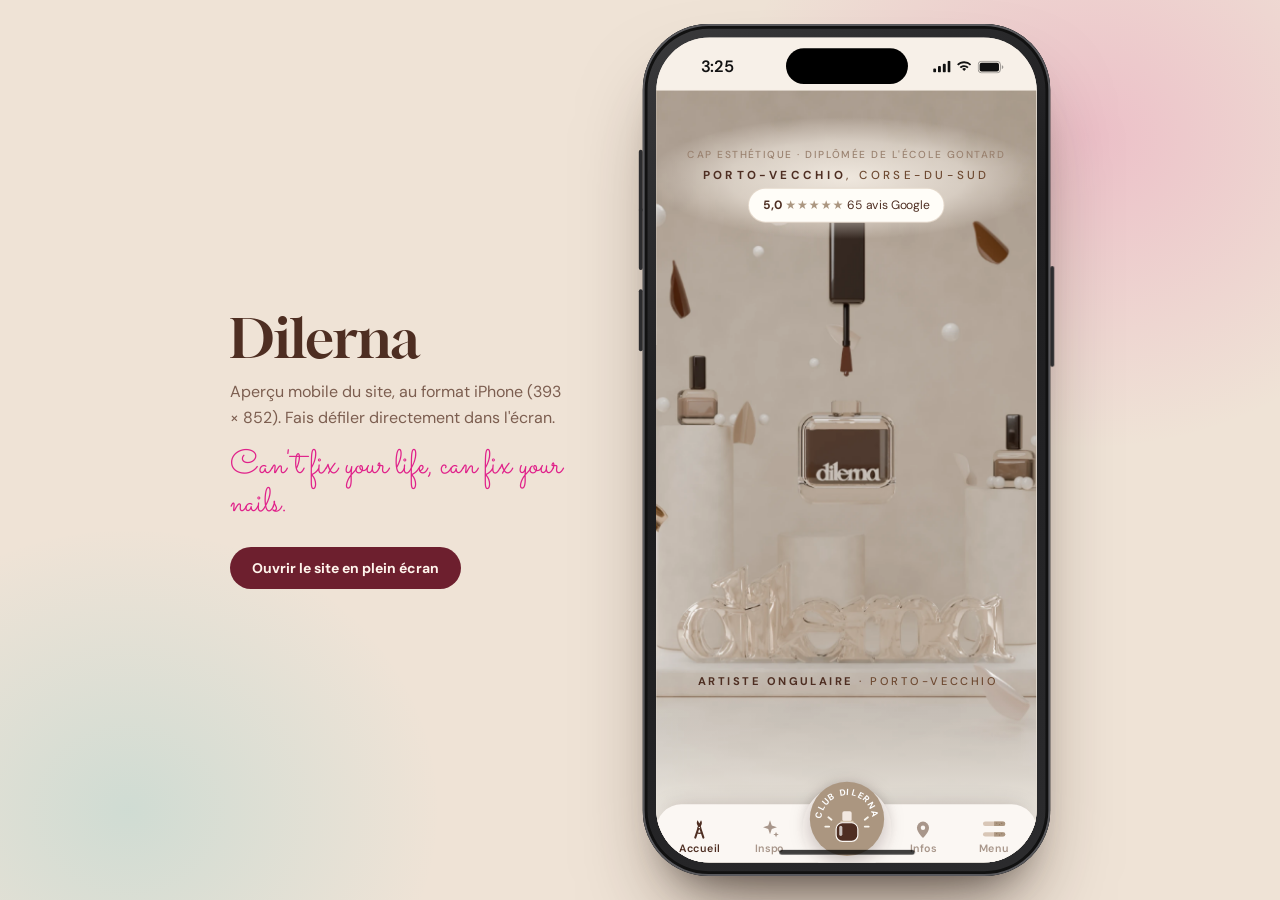
<file: apercu-iphone.html>
<!doctype html>
<html lang="fr">
<head>
  <meta charset="utf-8">
  <meta name="viewport" content="width=device-width, initial-scale=1">
  <meta name="robots" content="noindex">
  <title>Dilerna · Aperçu iPhone</title>
  <!-- Sur un vrai téléphone : redirection vers le site en plein écran -->
  <script>
    if (window.matchMedia("(max-width: 600px), (pointer: coarse) and (max-width: 1024px)").matches) location.replace("index.html");
  </script>
  <link rel="preconnect" href="https://fonts.googleapis.com">
  <link href="https://fonts.googleapis.com/css2?family=Gloock&family=DM+Sans:wght@400;600;700&family=Sacramento&display=swap" rel="stylesheet">
  <style>
    :root { --bg: #EFE3D6; --text: #4E2E22; --muted: #7C5E50; --fuchsia: #E0218A; }
    @media (prefers-color-scheme: dark) { :root { --bg: #160E0B; --text: #F3E8DD; --muted: #BBAB9F; } }
    * { box-sizing: border-box; }
    html, body { margin: 0; height: 100%; background: var(--bg); color: var(--text); font-family: "DM Sans", system-ui, sans-serif; overflow: hidden; }
    body {
      display: flex; align-items: center; justify-content: center; gap: 72px; padding: 24px;
      background:
        radial-gradient(40% 50% at 85% 15%, rgba(224, 33, 138, .18), transparent 70%),
        radial-gradient(35% 45% at 10% 90%, rgba(16, 175, 192, .14), transparent 70%),
        var(--bg);
    }
    .side { max-width: 340px; }
    .side h1 { font: 400 54px/1 "Gloock", serif; margin: 0 0 14px; }
    .side p { color: var(--muted); line-height: 1.6; margin: 0 0 14px; }
    .side .neon { font: 400 34px/1.1 "Sacramento", cursive; color: var(--fuchsia); margin: 18px 0; }
    .side a { display: inline-block; margin-top: 6px; padding: 12px 22px; border-radius: 999px; background: #6D1F2E; color: #FFF4EC; text-decoration: none; font-weight: 700; font-size: 14px; }
    .side a:hover { background: var(--fuchsia); }

    /* ---- iPhone (écran 393 × 852 pt) ---- */
    .phone-wrap { flex: none; transform-origin: center; }
    .phone {
      position: relative; width: calc(393px + 28px); height: calc(852px + 28px);
      padding: 14px; border-radius: 68px;
      background: linear-gradient(145deg, #3a3a3c, #1c1c1e 40%, #2c2c2e);
      box-shadow: inset 0 0 0 2px #59595d, inset 0 0 0 5px #111, 0 50px 90px -30px rgba(40, 20, 10, .55), 0 30px 40px -30px rgba(0, 0, 0, .5);
    }
    /* Boutons latéraux */
    .phone::before, .phone::after { content: ""; position: absolute; width: 4px; background: #2c2c2e; border-radius: 3px; }
    .phone::before { left: -4px; top: 190px; height: 64px; box-shadow: 0 84px 0 #2c2c2e, 0 -60px 0 -0px #2c2c2e; }
    .phone::after { right: -4px; top: 250px; height: 104px; }
    .screen { position: relative; width: 393px; height: 852px; border-radius: 55px; overflow: hidden; background: #F7F0E8; }
    .screen iframe { position: absolute; left: 0; top: 54px; width: 393px; height: calc(852px - 54px); border: 0; background: #F7F0E8; }
    .status {
      position: absolute; inset: 0 0 auto 0; height: 54px; z-index: 2;
      display: flex; align-items: center; justify-content: space-between; padding: 6px 34px 0 46px;
      font: 600 17px/1 -apple-system, "SF Pro Text", "DM Sans", sans-serif; color: #111; background: #F7F0E8;
      transition: background-color .4s, color .4s;
    }
    .status.dark { background: #1E1310; color: #fff; }
    .status__icons { display: flex; gap: 6px; align-items: center; }
    .status svg { fill: currentColor; }
    .island { position: absolute; top: 11px; left: 50%; width: 126px; height: 37px; margin-left: -63px; border-radius: 20px; background: #000; z-index: 3; }
    .home { position: absolute; bottom: 8px; left: 50%; width: 140px; height: 5px; margin-left: -70px; border-radius: 3px; background: rgba(0, 0, 0, .75); z-index: 3; pointer-events: none; }
    @media (max-width: 900px) { .side { display: none; } }
  </style>
</head>
<body>
  <div class="side">
    <h1>Dilerna</h1>
    <p>Aperçu mobile du site, au format iPhone (393 × 852). Fais défiler directement dans l'écran.</p>
    <p class="neon">Can't fix your life, can fix your nails.</p>
    <a href="index.html" target="_blank" rel="noopener">Ouvrir le site en plein écran</a>
  </div>

  <div class="phone-wrap" id="wrap">
    <div class="phone">
      <div class="screen">
        <div class="status" id="status">
          <span id="clock">9:41</span>
          <span class="status__icons" aria-hidden="true">
            <svg width="18" height="12" viewBox="0 0 18 12"><rect x="0" y="8" width="3" height="4" rx="1"/><rect x="5" y="5.5" width="3" height="6.5" rx="1"/><rect x="10" y="3" width="3" height="9" rx="1"/><rect x="15" y="0" width="3" height="12" rx="1"/></svg>
            <svg width="16" height="12" viewBox="0 0 16 12"><path d="M8 2.5c2.3 0 4.4.9 6 2.4l1.3-1.4A10.3 10.3 0 0 0 8 .5C5.2.5 2.6 1.6.7 3.5L2 4.9a8.3 8.3 0 0 1 6-2.4Zm0 4c1.2 0 2.3.5 3.2 1.2l1.4-1.4A6.4 6.4 0 0 0 8 4.5c-1.8 0-3.4.7-4.6 1.8l1.4 1.4c.9-.7 2-1.2 3.2-1.2Zm0 4 2-2a2.8 2.8 0 0 0-4 0l2 2Z"/></svg>
            <svg width="27" height="13" viewBox="0 0 27 13"><rect x=".5" y=".5" width="23" height="12" rx="3.5" fill="none" stroke="currentColor" opacity=".4"/><rect x="2" y="2" width="20" height="9" rx="2"/><path d="M25 4.5v4c.8-.3 1.5-1.1 1.5-2s-.7-1.7-1.5-2Z" opacity=".4"/></svg>
          </span>
        </div>
        <div class="island"></div>
        <iframe src="index.html?frame=1" title="Site Dilerna, aperçu mobile"></iframe>
        <div class="home"></div>
      </div>
    </div>
  </div>

  <script>
    // Mise à l'échelle pour que le téléphone tienne dans la fenêtre
    var wrap = document.getElementById("wrap");
    function fit() {
      var s = Math.min(1, (innerHeight - 48) / 880, (innerWidth - 48) / 421);
      wrap.style.transform = "scale(" + s + ")";
      wrap.style.margin = (-(880 * (1 - s)) / 2) + "px " + (-(421 * (1 - s)) / 2) + "px";
    }
    addEventListener("resize", fit); fit();
    // Heure réelle dans la barre d'état
    var clock = document.getElementById("clock");
    function tick() { var d = new Date(); clock.textContent = d.getHours() + ":" + String(d.getMinutes()).padStart(2, "0"); }
    tick(); setInterval(tick, 30000);
    // Barre d'état assortie au thème du site
    addEventListener("message", function (e) {
      if (e.data && e.data.dilernaTheme) document.getElementById("status").classList.toggle("dark", e.data.dilernaTheme === "dark");
    });
  </script>
</body>
</html>
</file>
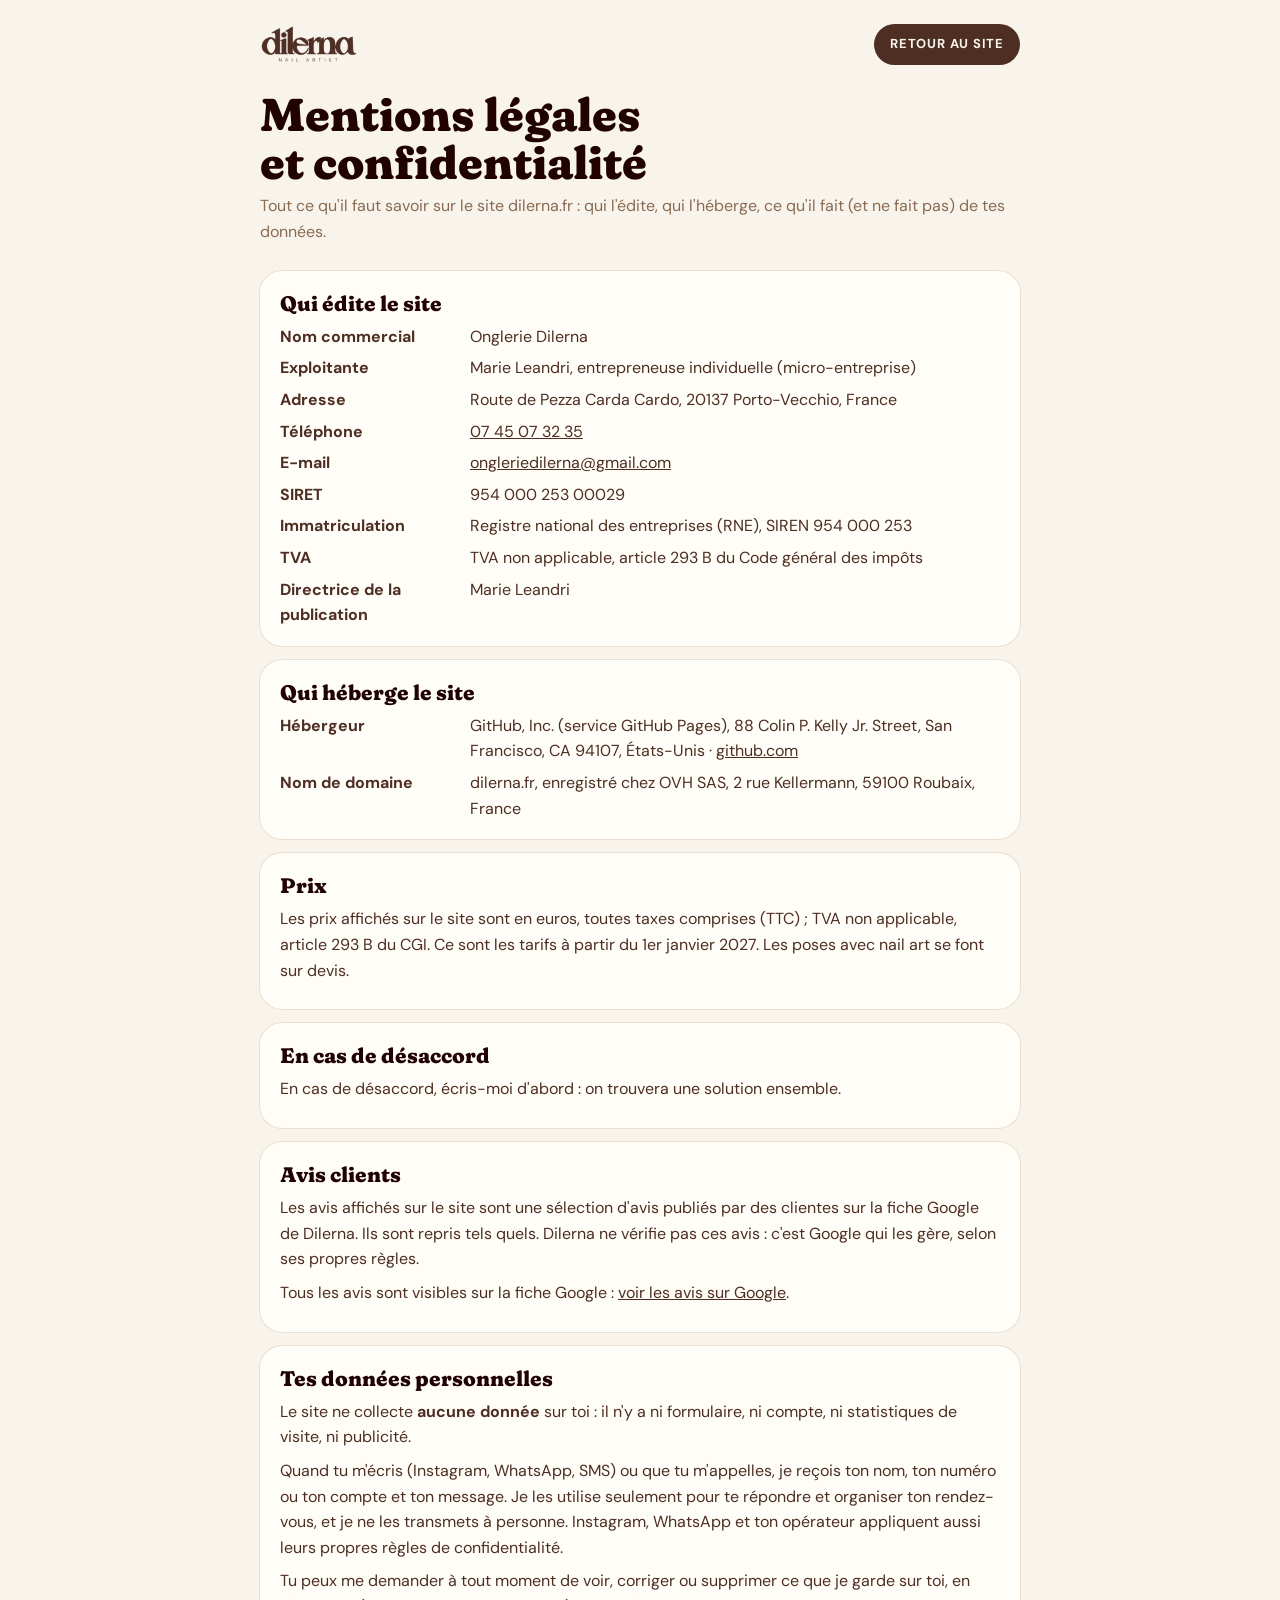
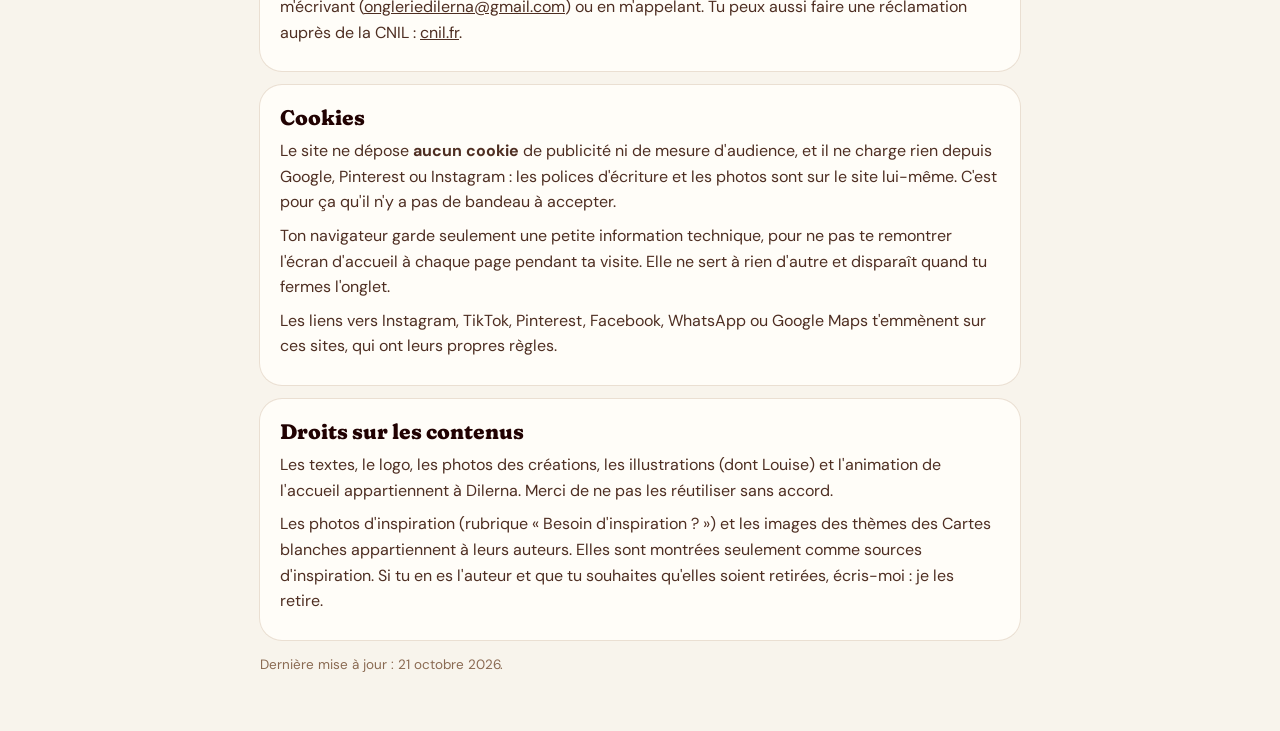
<file: mentions-legales.html>
<!doctype html>
<html lang="fr">
<head>
  <meta charset="utf-8">
  <meta name="viewport" content="width=device-width, initial-scale=1, viewport-fit=cover">
  <title>Mentions légales et confidentialité · Dilerna</title>
  <meta name="description" content="Mentions légales, données personnelles, cookies et avis clients du site de l'Onglerie Dilerna à Porto-Vecchio.">
  <meta name="robots" content="noindex, follow">
  <meta name="theme-color" content="#F8F4EC">
  <link rel="icon" href="assets/logo/favicon.png">
  <link rel="stylesheet" href="css/fonts.css?v=20261021w">
  <style>
    /* Page à part, aux couleurs du site (mode clair uniquement) */
    :root { --cream: #F8F4EC; --card: #FFFDF8; --choco: #4E2E22; --ink: #210202; --line: #EADFD2; --taupe: #AB9680; --muted: #8A6A52; color-scheme: light; }
    * { box-sizing: border-box; }
    html { background: var(--cream); }
    body { margin: 0; background: var(--cream); color: var(--choco); font: 400 16px/1.6 "DM Sans", system-ui, -apple-system, "Segoe UI", sans-serif;
      padding: max(20px, env(safe-area-inset-top)) max(16px, env(safe-area-inset-right)) 48px max(16px, env(safe-area-inset-left)); }
    .wrap { max-width: 760px; margin: 0 auto; }
    .top { display: flex; align-items: center; justify-content: space-between; gap: 12px; margin: 4px 0 26px; }
    .top img { height: 38px; width: auto; display: block; }
    .back { padding: 10px 16px; border-radius: 999px; background: var(--choco); color: var(--cream); font-weight: 700; font-size: 13px; letter-spacing: .06em; text-decoration: none; text-transform: uppercase; white-space: nowrap; }
    h1 { margin: 0 0 6px; font: 800 clamp(30px, 8vw, 46px)/1.05 "Fraunces", Georgia, serif; font-variation-settings: "SOFT" 100; color: var(--ink); text-wrap: balance; }
    .intro { margin: 0 0 26px; color: var(--muted); }
    section { margin: 0 0 14px; padding: 20px 20px 18px; border-radius: 22px; background: var(--card); box-shadow: 0 0 0 1px var(--line); }
    h2 { margin: 0 0 8px; font: 800 21px/1.2 "Fraunces", Georgia, serif; font-variation-settings: "SOFT" 100; color: var(--ink); }
    p, ul { margin: 0 0 8px; } ul { padding-left: 20px; } li { margin: 0 0 4px; }
    dl { display: grid; grid-template-columns: minmax(0, 11em) minmax(0, 1fr); gap: 6px 14px; margin: 0; }
    dt { font-weight: 700; } dd { margin: 0; min-width: 0; overflow-wrap: anywhere; }
    @media (max-width: 520px) { dl { grid-template-columns: minmax(0, 1fr); gap: 0; } dd { margin-bottom: 8px; } }
    a { color: var(--choco); }
    .todo { padding: 1px 7px; border-radius: 6px; background: #F3E3C9; color: #6E4A32; font-weight: 700; font-size: .92em; }
    .small { font-size: 13.5px; color: var(--muted); }
    a:focus-visible, .back:focus-visible { outline: 2px solid var(--taupe); outline-offset: 3px; }
  </style>
</head>
<body>
  <div class="wrap">
    <div class="top">
      <a href="./" aria-label="Retour au site Dilerna"><img src="assets/logo/dilerna-logo.webp" alt="Dilerna – Nail artist" width="600" height="233"></a>
      <a class="back" href="./">Retour au site</a>
    </div>

    <h1>Mentions légales et confidentialité</h1>
    <p class="intro">Tout ce qu'il faut savoir sur le site dilerna.fr : qui l'édite, qui l'héberge, ce qu'il fait (et ne fait pas) de tes données.</p>

    <section aria-labelledby="t-editeur">
      <h2 id="t-editeur">Qui édite le site</h2>
      <dl>
        <dt>Nom commercial</dt><dd>Onglerie Dilerna</dd>
        <dt>Exploitante</dt><dd>Marie Leandri, entrepreneuse individuelle (micro-entreprise)</dd>
        <dt>Adresse</dt><dd>Route de Pezza Carda Cardo, 20137 Porto-Vecchio, France</dd>
        <dt>Téléphone</dt><dd><a href="tel:+33745073235">07 45 07 32 35</a></dd>
        <dt>E-mail</dt><dd><a href="mailto:ongleriedilerna@gmail.com">ongleriedilerna@gmail.com</a></dd>
        <dt>SIRET</dt><dd>954 000 253 00029</dd>
        <dt>Immatriculation</dt><dd>Registre national des entreprises (RNE), SIREN 954 000 253</dd>
        <dt>TVA</dt><dd>TVA non applicable, article 293 B du Code général des impôts</dd>
        <dt>Directrice de la publication</dt><dd>Marie Leandri</dd>
      </dl>
    </section>

    <section aria-labelledby="t-hebergeur">
      <h2 id="t-hebergeur">Qui héberge le site</h2>
      <dl>
        <dt>Hébergeur</dt><dd>GitHub, Inc. (service GitHub Pages), 88 Colin P. Kelly Jr. Street, San Francisco, CA 94107, États-Unis · <a href="https://github.com" rel="noopener">github.com</a></dd>
        <dt>Nom de domaine</dt><dd>dilerna.fr, enregistré chez OVH SAS, 2 rue Kellermann, 59100 Roubaix, France</dd>
      </dl>
    </section>

    <section aria-labelledby="t-prix">
      <h2 id="t-prix">Prix</h2>
      <p>Les prix affichés sur le site sont en euros, toutes taxes comprises (TTC) ; TVA non applicable, article 293 B du CGI. Ce sont les tarifs à partir du 1er janvier 2027. Les poses avec nail art se font sur devis.</p>
    </section>

    <section aria-labelledby="t-mediation">
      <h2 id="t-mediation">En cas de désaccord</h2>
      <p>En cas de désaccord, écris-moi d'abord : on trouvera une solution ensemble.</p>
    </section>

    <section aria-labelledby="t-avis">
      <h2 id="t-avis">Avis clients</h2>
      <p>Les avis affichés sur le site sont une sélection d'avis publiés par des clientes sur la fiche Google de Dilerna. Ils sont repris tels quels. Dilerna ne vérifie pas ces avis : c'est Google qui les gère, selon ses propres règles.</p>
      <p>Tous les avis sont visibles sur la fiche Google : <a href="https://www.google.com/maps/search/?api=1&amp;query=Dilerna&amp;query_place_id=ChIJtRocvpiB2RIRG8ZMvOE_BQE" rel="noopener">voir les avis sur Google</a>.</p>
    </section>

    <section aria-labelledby="t-donnees">
      <h2 id="t-donnees">Tes données personnelles</h2>
      <p>Le site ne collecte <b>aucune donnée</b> sur toi : il n'y a ni formulaire, ni compte, ni statistiques de visite, ni publicité.</p>
      <p>Quand tu m'écris (Instagram, WhatsApp, SMS) ou que tu m'appelles, je reçois ton nom, ton numéro ou ton compte et ton message. Je les utilise seulement pour te répondre et organiser ton rendez-vous, et je ne les transmets à personne. Instagram, WhatsApp et ton opérateur appliquent aussi leurs propres règles de confidentialité.</p>
      <p>Tu peux me demander à tout moment de voir, corriger ou supprimer ce que je garde sur toi, en m'écrivant (<a href="mailto:ongleriedilerna@gmail.com">ongleriedilerna@gmail.com</a>) ou en m'appelant. Tu peux aussi faire une réclamation auprès de la CNIL : <a href="https://www.cnil.fr" rel="noopener">cnil.fr</a>.</p>
    </section>

    <section aria-labelledby="t-cookies">
      <h2 id="t-cookies">Cookies</h2>
      <p>Le site ne dépose <b>aucun cookie</b> de publicité ni de mesure d'audience, et il ne charge rien depuis Google, Pinterest ou Instagram : les polices d'écriture et les photos sont sur le site lui-même. C'est pour ça qu'il n'y a pas de bandeau à accepter.</p>
      <p>Ton navigateur garde seulement une petite information technique, pour ne pas te remontrer l'écran d'accueil à chaque page pendant ta visite. Elle ne sert à rien d'autre et disparaît quand tu fermes l'onglet.</p>
      <p>Les liens vers Instagram, TikTok, Pinterest, Facebook, WhatsApp ou Google Maps t'emmènent sur ces sites, qui ont leurs propres règles.</p>
    </section>

    <section aria-labelledby="t-droits">
      <h2 id="t-droits">Droits sur les contenus</h2>
      <p>Les textes, le logo, les photos des créations, les illustrations (dont Louise) et l'animation de l'accueil appartiennent à Dilerna. Merci de ne pas les réutiliser sans accord.</p>
      <p>Les photos d'inspiration (rubrique « Besoin d'inspiration ? ») et les images des thèmes des Cartes blanches appartiennent à leurs auteurs. Elles sont montrées seulement comme sources d'inspiration. Si tu en es l'auteur et que tu souhaites qu'elles soient retirées, écris-moi : je les retire.</p>
    </section>

    <p class="small">Dernière mise à jour : 21 octobre 2026.</p>
  </div>
</body>
</html>
</file>
<file: css/fonts.css>
/* Polices du site (Gloock, Fraunces, Allura, DM Sans, Sacramento), servies par le site lui-même :
   aucune adresse IP n'est envoyée à Google (RGPD). Fichiers dans assets/fonts/. */
/* vietnamese */
@font-face {
  font-family: 'Allura';
  font-style: normal;
  font-weight: 400;
  font-display: swap;
  src: url(../assets/fonts/fbbca2ee1ced.woff2) format('woff2');
  unicode-range: U+0102-0103, U+0110-0111, U+0128-0129, U+0168-0169, U+01A0-01A1, U+01AF-01B0, U+0300-0301, U+0303-0304, U+0308-0309, U+0323, U+0329, U+1EA0-1EF9, U+20AB;
}
/* latin-ext */
@font-face {
  font-family: 'Allura';
  font-style: normal;
  font-weight: 400;
  font-display: swap;
  src: url(../assets/fonts/e82428ffda4c.woff2) format('woff2');
  unicode-range: U+0100-02BA, U+02BD-02C5, U+02C7-02CC, U+02CE-02D7, U+02DD-02FF, U+0304, U+0308, U+0329, U+1D00-1DBF, U+1E00-1E9F, U+1EF2-1EFF, U+2020, U+20A0-20AB, U+20AD-20C4, U+2113, U+2C60-2C7F, U+A720-A7FF;
}
/* latin */
@font-face {
  font-family: 'Allura';
  font-style: normal;
  font-weight: 400;
  font-display: swap;
  src: url(../assets/fonts/f79f9c48c59b.woff2) format('woff2');
  unicode-range: U+0000-00FF, U+0131, U+0152-0153, U+02BB-02BC, U+02C6, U+02DA, U+02DC, U+0304, U+0308, U+0329, U+2000-206F, U+20AC, U+2122, U+2191, U+2193, U+2212, U+2215, U+FEFF, U+FFFD;
}
/* latin-ext */
@font-face {
  font-family: 'DM Sans';
  font-style: italic;
  font-weight: 400;
  font-display: swap;
  src: url(../assets/fonts/00f648802eed.woff2) format('woff2');
  unicode-range: U+0100-02BA, U+02BD-02C5, U+02C7-02CC, U+02CE-02D7, U+02DD-02FF, U+0304, U+0308, U+0329, U+1D00-1DBF, U+1E00-1E9F, U+1EF2-1EFF, U+2020, U+20A0-20AB, U+20AD-20C4, U+2113, U+2C60-2C7F, U+A720-A7FF;
}
/* latin */
@font-face {
  font-family: 'DM Sans';
  font-style: italic;
  font-weight: 400;
  font-display: swap;
  src: url(../assets/fonts/a916bf9e4e85.woff2) format('woff2');
  unicode-range: U+0000-00FF, U+0131, U+0152-0153, U+02BB-02BC, U+02C6, U+02DA, U+02DC, U+0304, U+0308, U+0329, U+2000-206F, U+20AC, U+2122, U+2191, U+2193, U+2212, U+2215, U+FEFF, U+FFFD;
}
/* latin-ext */
@font-face {
  font-family: 'DM Sans';
  font-style: normal;
  font-weight: 400 700;
  font-display: swap;
  src: url(../assets/fonts/34c73ecbbc93.woff2) format('woff2');
  unicode-range: U+0100-02BA, U+02BD-02C5, U+02C7-02CC, U+02CE-02D7, U+02DD-02FF, U+0304, U+0308, U+0329, U+1D00-1DBF, U+1E00-1E9F, U+1EF2-1EFF, U+2020, U+20A0-20AB, U+20AD-20C4, U+2113, U+2C60-2C7F, U+A720-A7FF;
}
/* latin */
@font-face {
  font-family: 'DM Sans';
  font-style: normal;
  font-weight: 400 700;
  font-display: swap;
  src: url(../assets/fonts/1c49a6ebe98b.woff2) format('woff2');
  unicode-range: U+0000-00FF, U+0131, U+0152-0153, U+02BB-02BC, U+02C6, U+02DA, U+02DC, U+0304, U+0308, U+0329, U+2000-206F, U+20AC, U+2122, U+2191, U+2193, U+2212, U+2215, U+FEFF, U+FFFD;
}
/* vietnamese */
@font-face {
  font-family: 'Fraunces';
  font-style: italic;
  font-weight: 400 900;
  font-display: swap;
  src: url(../assets/fonts/af851549b894.woff2) format('woff2');
  unicode-range: U+0102-0103, U+0110-0111, U+0128-0129, U+0168-0169, U+01A0-01A1, U+01AF-01B0, U+0300-0301, U+0303-0304, U+0308-0309, U+0323, U+0329, U+1EA0-1EF9, U+20AB;
}
/* latin-ext */
@font-face {
  font-family: 'Fraunces';
  font-style: italic;
  font-weight: 400 900;
  font-display: swap;
  src: url(../assets/fonts/02a0c716927a.woff2) format('woff2');
  unicode-range: U+0100-02BA, U+02BD-02C5, U+02C7-02CC, U+02CE-02D7, U+02DD-02FF, U+0304, U+0308, U+0329, U+1D00-1DBF, U+1E00-1E9F, U+1EF2-1EFF, U+2020, U+20A0-20AB, U+20AD-20C4, U+2113, U+2C60-2C7F, U+A720-A7FF;
}
/* latin */
@font-face {
  font-family: 'Fraunces';
  font-style: italic;
  font-weight: 400 900;
  font-display: swap;
  src: url(../assets/fonts/d1770f0e147d.woff2) format('woff2');
  unicode-range: U+0000-00FF, U+0131, U+0152-0153, U+02BB-02BC, U+02C6, U+02DA, U+02DC, U+0304, U+0308, U+0329, U+2000-206F, U+20AC, U+2122, U+2191, U+2193, U+2212, U+2215, U+FEFF, U+FFFD;
}
/* vietnamese */
@font-face {
  font-family: 'Fraunces';
  font-style: normal;
  font-weight: 400 900;
  font-display: swap;
  src: url(../assets/fonts/940ec7471d2b.woff2) format('woff2');
  unicode-range: U+0102-0103, U+0110-0111, U+0128-0129, U+0168-0169, U+01A0-01A1, U+01AF-01B0, U+0300-0301, U+0303-0304, U+0308-0309, U+0323, U+0329, U+1EA0-1EF9, U+20AB;
}
/* latin-ext */
@font-face {
  font-family: 'Fraunces';
  font-style: normal;
  font-weight: 400 900;
  font-display: swap;
  src: url(../assets/fonts/05f6abf6616e.woff2) format('woff2');
  unicode-range: U+0100-02BA, U+02BD-02C5, U+02C7-02CC, U+02CE-02D7, U+02DD-02FF, U+0304, U+0308, U+0329, U+1D00-1DBF, U+1E00-1E9F, U+1EF2-1EFF, U+2020, U+20A0-20AB, U+20AD-20C4, U+2113, U+2C60-2C7F, U+A720-A7FF;
}
/* latin */
@font-face {
  font-family: 'Fraunces';
  font-style: normal;
  font-weight: 400 900;
  font-display: swap;
  src: url(../assets/fonts/48a70ea0ceea.woff2) format('woff2');
  unicode-range: U+0000-00FF, U+0131, U+0152-0153, U+02BB-02BC, U+02C6, U+02DA, U+02DC, U+0304, U+0308, U+0329, U+2000-206F, U+20AC, U+2122, U+2191, U+2193, U+2212, U+2215, U+FEFF, U+FFFD;
}
/* cyrillic-ext */
@font-face {
  font-family: 'Gloock';
  font-style: normal;
  font-weight: 400;
  font-display: swap;
  src: url(../assets/fonts/fbe0a11b4e94.woff2) format('woff2');
  unicode-range: U+0460-052F, U+1C80-1C8A, U+20B4, U+2DE0-2DFF, U+A640-A69F, U+FE2E-FE2F;
}
/* latin-ext */
@font-face {
  font-family: 'Gloock';
  font-style: normal;
  font-weight: 400;
  font-display: swap;
  src: url(../assets/fonts/2fbf9989e79d.woff2) format('woff2');
  unicode-range: U+0100-02BA, U+02BD-02C5, U+02C7-02CC, U+02CE-02D7, U+02DD-02FF, U+0304, U+0308, U+0329, U+1D00-1DBF, U+1E00-1E9F, U+1EF2-1EFF, U+2020, U+20A0-20AB, U+20AD-20C4, U+2113, U+2C60-2C7F, U+A720-A7FF;
}
/* latin */
@font-face {
  font-family: 'Gloock';
  font-style: normal;
  font-weight: 400;
  font-display: swap;
  src: url(../assets/fonts/d8b7317f2fd4.woff2) format('woff2');
  unicode-range: U+0000-00FF, U+0131, U+0152-0153, U+02BB-02BC, U+02C6, U+02DA, U+02DC, U+0304, U+0308, U+0329, U+2000-206F, U+20AC, U+2122, U+2191, U+2193, U+2212, U+2215, U+FEFF, U+FFFD;
}
/* latin-ext */
@font-face {
  font-family: 'Sacramento';
  font-style: normal;
  font-weight: 400;
  font-display: swap;
  src: url(../assets/fonts/b9ad59d2303e.woff2) format('woff2');
  unicode-range: U+0100-02BA, U+02BD-02C5, U+02C7-02CC, U+02CE-02D7, U+02DD-02FF, U+0304, U+0308, U+0329, U+1D00-1DBF, U+1E00-1E9F, U+1EF2-1EFF, U+2020, U+20A0-20AB, U+20AD-20C4, U+2113, U+2C60-2C7F, U+A720-A7FF;
}
/* latin */
@font-face {
  font-family: 'Sacramento';
  font-style: normal;
  font-weight: 400;
  font-display: swap;
  src: url(../assets/fonts/ff0427e23390.woff2) format('woff2');
  unicode-range: U+0000-00FF, U+0131, U+0152-0153, U+02BB-02BC, U+02C6, U+02DA, U+02DC, U+0304, U+0308, U+0329, U+2000-206F, U+20AC, U+2122, U+2191, U+2193, U+2212, U+2215, U+FEFF, U+FFFD;
}
</file>
<file: css/style.css>
/* =========================================================================
   DILERNA · Feuille de style
   Mobile-first. Sommaire :
   1. Tokens (couleurs, typo) + mode sombre
   2. Base, scrollbar, curseurs
   3. Composants (boutons, eyebrow, badges, stickers)
   4. Header + menu
   5. Hero + néon + orbite
   6. Sections (tarifs, devis, galerie, pinterest, avis, couleur, à propos, infos, contact)
   7. Motifs nail art (visuels provisoires)
   8. Fenêtre RDV, footer
   9. Animations + réduction des mouvements
   10. Tablette / ordinateur
   ========================================================================= */

/* ---------- 1. Tokens ---------- */
:root {
  /* Palette de marque */
  --taupe: #BBAB9F;
  --choco: #4E2E22;
  --bordeaux: #6D1F2E;
  --rose: #EBC8C3;        /* rose poudré */
  --rose-soft: #F5DFDB;
  --cream: #F8F4EC;      /* codes couleur de Marie */
  --cream-2: #EFE7DB;
  --ink: #210202;        /* fond sombre / écriture */
  --beige: #D5C6AF;
  --beige-2: #D8C6B6;

  /* Accents nail art (badges, hovers, illustrations) */
  --fuchsia: #E0218A;
  --orange: #FF7A1A;
  --lagon: #10AFC0;
  --pomme: #76C442;

  /* Rôles (mode clair) */
  --bg: var(--cream);
  --bg-alt: var(--cream-2);
  --surface: #FFFAF5;
  --text: var(--ink);
  --muted: #6E5248;
  --line: rgba(33, 2, 2, .13);
  --header-bg: rgba(248, 244, 236, .84);
  --wall: radial-gradient(120% 90% at 50% 30%, #5a3426 0%, #2e1a13 70%, #1f120d 100%);
  --shadow: 0 18px 40px -18px rgba(78, 46, 34, .35);
  --neon: #FFF4DE;        /* néon blanc chaud, comme celui du salon */
  --neon-glow: #FFC46B;
  --neon-glow-2: #FF9A3C;
  --teckel: #6E4A32;      /* Louise : couleur relevée sur sa photo */
  --teckel-dark: #553825;
  --cocoa: #3A2018;       /* chocolat foncé : avis, contact */
  --cocoa-2: #4A2A1F;

  /* Typographie */
  --font-display: "Gloock", "Bodoni Moda", Georgia, serif;
  --font-body: "DM Sans", system-ui, -apple-system, "Segoe UI", sans-serif;
  --font-neon: "Sacramento", cursive;

  --radius: 22px;
  --gutter: 20px;
  --ease: cubic-bezier(.2, .8, .2, 1);

  /* Curseurs personnalisés (ordinateur) : pot de vernis + main aux ongles longs */
  --cursor: url("data:image/svg+xml,%3Csvg xmlns='http://www.w3.org/2000/svg' width='32' height='32' viewBox='0 0 32 32'%3E%3Cg transform='rotate(-38 16 16)'%3E%3Crect x='12.5' y='1' width='7' height='11' rx='2' fill='%234E2E22'/%3E%3Crect x='13.5' y='11.5' width='5' height='3' fill='%23BBAB9F'/%3E%3Crect x='7.5' y='14' width='17' height='16' rx='5' fill='%23E0218A' stroke='%234E2E22' stroke-width='1.5'/%3E%3Crect x='10' y='16.5' width='3' height='8' rx='1.5' fill='%23fff' opacity='.6'/%3E%3C/g%3E%3C/svg%3E") 3 3, auto;
  --cursor-pointer: url("data:image/svg+xml,%3Csvg xmlns='http://www.w3.org/2000/svg' width='32' height='32' viewBox='0 0 32 32'%3E%3Cpath d='M12.5 13V7.5a2.5 2.5 0 0 1 5 0V16l1-.3a2.3 2.3 0 0 1 2.6 1l.4-.1a2.3 2.3 0 0 1 2.7 1.3 2.2 2.2 0 0 1 2.8 2V24a7 7 0 0 1-7 7h-2a7 7 0 0 1-6-3.4L8.4 22a2.2 2.2 0 0 1 3.6-2.5l.5.6Z' fill='%23F3D3C2' stroke='%234E2E22' stroke-width='1.4'/%3E%3Cpath d='M12.6 8.5C12.4 4.5 15 .8 15 .8s2.6 3.7 2.4 7.7Z' fill='%23E0218A' stroke='%234E2E22' stroke-width='1'/%3E%3C/svg%3E") 15 1, pointer;
}

/* Mode sombre : suit le système, sauf choix manuel */
@media (prefers-color-scheme: dark) {
  :root:not([data-theme="light"]) {
    --bg: #210202; --bg-alt: #2B0907; --surface: #341210;
    --text: #F8F4EC; --muted: #D5C6AF; --line: rgba(248, 244, 236, .14);
    --header-bg: rgba(33, 2, 2, .82);
    --rose-soft: #3A2320; --shadow: 0 18px 40px -18px rgba(0, 0, 0, .7);
  }
}
:root[data-theme="dark"] {
  --bg: #210202; --bg-alt: #2B0907; --surface: #341210;
  --text: #F8F4EC; --muted: #D5C6AF; --line: rgba(248, 244, 236, .14);
  --header-bg: rgba(33, 2, 2, .82);
  --rose-soft: #3A2320; --shadow: 0 18px 40px -18px rgba(0, 0, 0, .7);
}

/* ---------- 2. Base ---------- */
*, *::before, *::after { box-sizing: border-box; }
html {
  overflow-x: hidden;
  scroll-behavior: smooth;
  scroll-padding-top: 12px;
  -webkit-text-size-adjust: 100%;
  background: var(--bg);
  /* Pas de barre blanche : scrollbar fine aux couleurs de la marque */
  scrollbar-width: thin;
  scrollbar-color: var(--taupe) var(--bg);
}
html::-webkit-scrollbar { width: 8px; height: 8px; }
html::-webkit-scrollbar-track { background: var(--bg); }
html::-webkit-scrollbar-thumb { background: var(--taupe); border-radius: 8px; }
/* Dans le mockup iPhone : aucune barre visible */
html.in-frame { scrollbar-width: none; }
html.in-frame::-webkit-scrollbar { display: none; }

body {
  margin: 0;
  background: var(--bg);
  color: var(--text);
  font: 400 16px/1.6 var(--font-body);
  -webkit-font-smoothing: antialiased;
  overflow-x: hidden;
  overflow-x: clip;
  transition: background-color .4s, color .4s;
}
body.no-scroll { overflow: hidden; }
img, video, svg { display: block; max-width: 100%; }
a { color: inherit; }
h1, h2, h3 { font-family: var(--font-display); font-weight: 400; line-height: 1.04; margin: 0; letter-spacing: 0; }
p { margin: 0 0 1em; }
button { font: inherit; color: inherit; }
/* contour quand un bouton est sélectionné : beige pastel (Marie n'aime pas le rose) */
:focus-visible { outline: 3px solid #D5C6AF; outline-offset: 3px; border-radius: 6px; }

.sr-only { position: absolute; width: 1px; height: 1px; padding: 0; margin: -1px; overflow: hidden; clip: rect(0 0 0 0); white-space: nowrap; border: 0; }
.skip { position: absolute; left: -999px; top: 8px; z-index: 999; background: var(--choco); color: var(--cream); padding: 8px 14px; border-radius: 999px; }
.skip:focus { left: 8px; }

@media (pointer: fine) {
  html:not(.in-frame), html:not(.in-frame) body { cursor: var(--cursor); }
  html:not(.in-frame) :is(a, button, [role="button"], label, summary, .gallery__item) { cursor: var(--cursor-pointer); }
}

/* ---------- 3. Composants ---------- */
.btn {
  display: inline-flex; align-items: center; justify-content: center; gap: .5em;
  min-height: 50px; padding: 0 26px;
  border-radius: 999px; border: 2px solid transparent;
  font: 700 15px/1 var(--font-body); letter-spacing: .01em;
  text-decoration: none; white-space: nowrap;
  transition: transform .3s var(--ease), background-color .3s, color .3s, box-shadow .3s, border-color .3s;
  -webkit-tap-highlight-color: transparent;
}
.btn:active { transform: scale(.96); }
.btn--small { min-height: 38px; padding: 0 16px; font-size: 13.5px; }
.btn--primary { background: var(--bordeaux); color: #FFF4EC; box-shadow: 0 8px 20px -10px rgba(109, 31, 46, .8); }
.btn--primary:hover { background: #F3D9DE; color: #4E2E22; box-shadow: 0 8px 20px -10px rgba(78, 46, 34, .5); }
.btn--ghost { border-color: currentColor; color: var(--text); background: transparent; }
.btn--ghost:hover { background: var(--text); color: var(--bg); transform: translateY(-2px); }
.btn--light { background: #FFF4EC; color: var(--bordeaux); }
.btn--light:hover { background: var(--pomme); color: #1d2a10; transform: translateY(-2px) rotate(1deg); }
.btn--outline-light { border-color: #FFF4EC; color: #FFF4EC; }
.btn--outline-light:hover { background: var(--orange); border-color: var(--orange); color: #2a1206; transform: translateY(-2px); }

.eyebrow {
  display: inline-block; margin: 0 0 12px;
  font: 500 12px/1.3 var(--font-body); letter-spacing: .32em; text-transform: uppercase;
  color: var(--bordeaux);
}
:root[data-theme="dark"] .eyebrow { color: var(--rose); }
@media (prefers-color-scheme: dark) { :root:not([data-theme="light"]) .eyebrow { color: var(--rose); } }

.lead { color: var(--muted); font-size: 17px; max-width: 34em; }
.center { text-align: center; }
.note { color: var(--muted); font-size: 14.5px; text-align: center; margin-top: 18px; }

/* Étiquettes des emplacements provisoires */
.ph-tag {
  position: absolute; left: 12px; bottom: 12px; z-index: 3;
  padding: 5px 10px; border-radius: 999px;
  background: rgba(255, 250, 245, .9); color: var(--choco);
  font: 600 11px/1.2 var(--font-body); letter-spacing: .02em;
}
.hide-ph .ph-tag { display: none; }
.ph { border-bottom: 1.5px dashed var(--fuchsia); color: var(--muted); }

/* ---------- 4. Header + menu ---------- */
/* plus de logo en haut de la page (Marie le trouvait inutile) : le header reste dans le code mais n'est plus affiché */
.header { display: none !important; }
.header {
  position: absolute; inset: 0 0 auto 0; z-index: 50;
  display: flex; align-items: center; justify-content: center;
  height: 64px; padding: 0 var(--gutter);
  padding-top: env(safe-area-inset-top);
  box-sizing: content-box;
  background: transparent;
  transition: background-color .35s, box-shadow .35s, backdrop-filter .35s;
}
.header__logo { display: block; flex: none; }
.header__quote { margin: 0 0 0 12px; max-width: 220px; text-align: right; font: italic 400 11.5px/1.3 var(--font-display); color: var(--text); text-wrap: balance; }
.header__logo img { height: 40px; width: auto; }
.header__actions { display: flex; align-items: center; gap: 10px; }

/* Logo en mode sombre : passage en crème si aucune version claire n'est fournie */

/* Emplacement si le fichier logo est absent (aucune imitation typographique) */
.logo-slot { display: inline-grid; place-items: center; width: 104px; height: 38px; border: 1.5px dashed var(--taupe); border-radius: 10px; font: 600 10px/1 var(--font-body); letter-spacing: .14em; text-transform: uppercase; color: var(--muted); }

.burger { width: 44px; height: 44px; border: 0; border-radius: 50%; background: #AB9680; display: grid; place-content: center; gap: 6px; padding: 0; transition: background-color .3s, transform .3s var(--ease); }
[data-burger] .file { display: block; width: 24px; height: 6px; transition: transform .4s var(--ease); }
[data-burger] .file svg { width: 100%; height: 100%; display: block; }
.file__body { fill: #D8C6B6; } .file__grit { fill: #AB9680; } .file__dot { fill: #6E4A32; }
@media (hover: hover) { .burger:hover { transform: rotate(-8deg); } }
[data-burger][aria-expanded="true"] .file:first-child { transform: translateY(6px) rotate(45deg); }
[data-burger][aria-expanded="true"] .file:last-child { transform: translateY(-6px) rotate(-45deg); }

.menu {
  position: fixed; inset: 0; z-index: 40;
  display: flex; flex-direction: column; justify-content: center; gap: 36px;
  padding: calc(80px + env(safe-area-inset-top)) var(--gutter) calc(120px + env(safe-area-inset-bottom));
  background: #F2E8E1; color: #4E2E22;
  clip-path: circle(0 at calc(100% - 44px) calc(100% - 40px));
  transition: clip-path .7s var(--ease);
  overflow-y: auto;
}
.menu[hidden] { display: flex; visibility: hidden; }
.menu.is-open { clip-path: circle(150% at calc(100% - 44px) calc(100% - 40px)); visibility: visible; }
.menu__list { list-style: none; margin: 0; padding: 0; text-align: center; }
.menu__list li { overflow: hidden; }
.menu__list a {
  display: inline-block; padding: 4px 0;
  font: 600 clamp(19px, 5.4vw, 24px)/2 var(--font-body); letter-spacing: .26em; text-decoration: none;
  transform: translateY(110%); transition: transform .6s var(--ease), color .25s;
}
.menu.is-open .menu__list a { transform: none; }
.menu__list li:nth-child(1) a { transition-delay: .08s; } .menu__list li:nth-child(2) a { transition-delay: .12s; }
.menu__list li:nth-child(3) a { transition-delay: .16s; } .menu__list li:nth-child(4) a { transition-delay: .2s; }
.menu__list li:nth-child(5) a { transition-delay: .24s; } .menu__list li:nth-child(6) a { transition-delay: .28s; }
.menu__list li:nth-child(7) a { transition-delay: .32s; }
.menu__list li:nth-child(6n+1) a:hover { color: #AB9680; } .menu__list li:nth-child(6n+2) a:hover { color: #AB9680; }
.menu__list li:nth-child(6n+3) a:hover { color: #AB9680; } .menu__list li:nth-child(6n+4) a:hover { color: #AB9680; }
.menu__list li:nth-child(6n+5) a:hover { color: #AB9680; } .menu__list li:nth-child(6n) a:hover { color: #AB9680; }
.menu__foot { margin-top: 0; display: grid; justify-items: center; gap: 0; }
.menu__list a::after { content: ""; display: block; height: 2px; width: 0; background: #AB9680; transition: width .4s var(--ease); }
.menu__list a:hover::after { width: 100%; }
.btn--beige { background: #FBF7F3; color: #4E2E22; box-shadow: 0 0 0 1.5px #AB9680; }
.btn--beige:hover { background: #fff; transform: translateY(-2px); }
/* Menu ouvert : le header passe en clair sur le fond bordeaux */
body.menu-open .header { background: transparent; box-shadow: none; backdrop-filter: none; -webkit-backdrop-filter: none; }
body.menu-open .header .btn--primary { background: #FBF7F3; color: #4E2E22; box-shadow: 0 0 0 1.5px #AB9680; }
body.menu-open .burger { background: #AB9680; }


.theme-toggle { display: inline-flex; align-items: center; gap: 8px; padding: 8px 14px; border: 1.5px solid #AB9680; color: #4E2E22; border-radius: 999px; background: none; font-weight: 600; font-size: 14px; }
.theme-toggle__dot { width: 14px; height: 14px; border-radius: 50%; background: linear-gradient(90deg, #FFF4EC 50%, var(--choco) 50%); border: 1px solid #4E2E22; }

.neon-mini { font: 400 30px/1.1 var(--font-neon); color: var(--neon); text-shadow: 0 0 6px var(--neon-glow), 0 0 18px var(--neon-glow-2); margin: 0 0 18px; }

/* ---------- 5. Hero ---------- */
.hero {
  position: relative;
  padding: calc(92px + env(safe-area-inset-top)) var(--gutter) 40px;
  overflow: hidden;
  background:
    radial-gradient(60% 40% at 100% 0%, rgba(224, 33, 138, .14), transparent 70%),
    radial-gradient(50% 35% at 0% 60%, rgba(16, 175, 192, .12), transparent 70%),
    var(--bg);
}
.hero__title { font-size: clamp(44px, 13.4vw, 96px); line-height: .96; margin-bottom: 26px; }
.hero__title .line { display: block; }
.hero__title em { font-style: normal; color: var(--bordeaux); position: relative; white-space: nowrap; }
.hero__title em::after { /* trait de vernis sous « nails » */
  content: ""; position: absolute; left: -2%; right: -2%; bottom: .02em; height: .16em; z-index: -1;
  background: var(--fuchsia); border-radius: 999px; opacity: .85; transform-origin: left;
  animation: swipe 1s 1.1s var(--ease) both;
}
:root[data-theme="dark"] .hero__title em { color: var(--rose); }
@media (prefers-color-scheme: dark) { :root:not([data-theme="light"]) .hero__title em { color: var(--rose); } }

.stage { position: relative; width: min(100%, 360px); aspect-ratio: 1 / 1.08; margin: 0 auto 24px; display: grid; place-items: center; }
.stage__frame {
  position: relative; z-index: 2; margin: 0;
  width: 70%; aspect-ratio: 4 / 5.2;
  border-radius: 34px; overflow: hidden;
  background: var(--wall);
  box-shadow: var(--shadow), inset 0 0 0 6px rgba(255, 255, 255, .04);
  display: grid; place-items: center;
}
.stage__frame > img { position: absolute; inset: 0; width: 100%; height: 100%; object-fit: cover; object-position: 50% 46%; transform: scale(1.08); }
.stage__frame.has-photo .neon { display: none; }
.stage__orbit { position: absolute; inset: 0; z-index: 3; pointer-events: none; }
/* Portrait détouré de Marie */
.stage--portrait { aspect-ratio: auto; }
.portrait { position: relative; z-index: 2; margin: 0; width: 100%; aspect-ratio: 900 / 757; border-radius: 34px; overflow: hidden; background: radial-gradient(80% 70% at 50% 35%, var(--cream) 0%, var(--beige-2) 55%, var(--beige) 100%); box-shadow: var(--shadow); }
.portrait { aspect-ratio: 1 / 1.02; }
.portrait__me { position: absolute; left: 50%; bottom: 0; height: 100%; width: auto; max-width: none; transform: translateX(-50%); }
.portrait__logo { position: absolute; left: 50%; top: 30%; width: 104%; max-width: none; transform: translateX(-50%); opacity: .5; }
.stage--portrait .sticker--rating { right: -6px; bottom: -14px; }
.stage__orbit .nail { position: absolute; left: 50%; top: 50%; margin: -32px 0 0 -21px; will-change: transform; }

/* Néon recréé en CSS */
.neon { text-align: center; color: var(--neon); padding: 0 14px; transform: rotate(-5deg); }
.neon span { display: block; font-family: var(--font-neon); text-shadow: 0 0 4px #fff, 0 0 10px var(--neon-glow), 0 0 22px var(--neon-glow-2), 0 0 42px var(--neon-glow-2); }
.neon__small { font-size: clamp(21px, 5.8vw, 30px); line-height: 1.05; white-space: nowrap; }
.neon__big { font-size: clamp(50px, 14.5vw, 74px); line-height: .95; margin: 2px 0 4px; animation: buzz 6s infinite; }
.neon b { font-weight: 400; }
.flicker { animation: flicker 4.5s infinite; }

.sticker {
  position: absolute; z-index: 4;
  display: grid; place-items: center; text-align: center;
  border-radius: 50%; font-family: var(--font-body);
  box-shadow: 0 10px 22px -10px rgba(0, 0, 0, .45);
}
.sticker--rating { right: 2%; bottom: 8%; width: 88px; height: 88px; background: var(--pomme); color: #1b2a0e; transform: rotate(12deg); animation: bob 5s ease-in-out infinite; align-content: center; gap: 0; }
.sticker--rating b { font: 400 28px/1 var(--font-display); }
.sticker--rating span { font-size: 10px; letter-spacing: 1px; line-height: 1.4; }
.sticker--rating small { font-weight: 700; font-size: 10px; text-transform: uppercase; letter-spacing: .12em; }

.badges { list-style: none; display: flex; flex-wrap: wrap; justify-content: center; gap: 8px; margin: 0 0 26px; padding: 0; }
.badge { display: inline-flex; align-items: center; gap: 7px; padding: 8px 14px 8px 10px; border-radius: 999px; font-size: 13.5px; font-weight: 600; line-height: 1.2; transition: transform .3s var(--ease); }
.badge:hover { transform: rotate(-3deg) scale(1.05); }
.badge svg { width: 18px; height: 18px; fill: currentColor; flex: none; }
.badge--lagon { background: #CFF2F5; color: #05535B; }
.badge--orange { background: #FFE2CC; color: #7A3200; }
.badge--orange svg { fill: none; stroke: currentColor; }
.badge--orange svg path { fill: currentColor; fill-opacity: .25; }
.badge--fuchsia { background: #FCD3E8; color: #7D0A48; }
.badge--pomme { background: #DDF2CC; color: #2A520E; }
.hero__cta { display: flex; flex-wrap: wrap; justify-content: center; gap: 10px; }

/* Bandeau défilant */
.ticker { overflow: hidden; background: var(--choco); color: var(--cream); padding: 14px 0; transform: rotate(-2deg) scale(1.03); margin: 12px 0 0; }
.ticker__track { display: flex; width: max-content; animation: marquee 26s linear infinite; }
.ticker span { font: 400 20px/1 var(--font-display); white-space: nowrap; padding: 0 16px; }
.ticker i { font-style: normal; color: var(--rose); align-self: center; }
.ticker i:nth-of-type(4n+1) { color: var(--fuchsia); } .ticker i:nth-of-type(4n+2) { color: var(--orange); }
.ticker i:nth-of-type(4n+3) { color: #59D3DF; } .ticker i:nth-of-type(4n) { color: var(--pomme); }

/* ---------- 6. Sections ---------- */
.section { position: relative; padding: 72px var(--gutter); }
.section__head { margin-bottom: 30px; }
.section__head h2 { font-size: clamp(40px, 11vw, 72px); margin-bottom: 14px; }

/* Tarifs */
:root[data-theme="dark"] .price__val { color: var(--rose); }
@media (prefers-color-scheme: dark) { :root:not([data-theme="light"]) .price__val { color: var(--rose); } }

/* Prestations : carte façon menu, comme les cadres du salon */
.menu-card { position: relative; max-width: 560px; margin: 0 auto; padding: 34px 26px 26px; background: #FFFDF8; color: var(--ink); border-radius: 26px; box-shadow: 0 0 0 7px var(--ink), 0 0 0 9px var(--beige), var(--shadow); text-align: center; }
.menu-card__brand { display: block; width: min(220px, 70%); height: auto; margin: 0 auto; }
.menu-card__title { margin: 10px 0 4px; font: italic 400 clamp(44px, 13vw, 60px)/1 var(--font-display); color: var(--ink); }
.menu-card__date { margin: 0 0 18px; font-size: 13px; letter-spacing: .06em; color: #6E5248; }
.menu-card__group { text-align: left; padding: 14px 0 6px; border-top: 1px dashed rgba(33, 2, 2, .25); }
.menu-card__group h3 { font: 400 23px/1.1 var(--font-display); color: var(--ink); margin: 0 0 6px; text-align: left; }
.menu-card ul { list-style: none; margin: 0; padding: 0; }
.menu-row { display: flex; align-items: baseline; gap: 8px; padding: 7px 0; font-size: 15.5px; }
.menu-row__name { font-weight: 500; }
.menu-row__name small { display: block; font-size: 11.5px; font-weight: 400; color: #6E5248; margin-top: 1px; }
.menu-row__dots { flex: 1; border-bottom: 2px dotted rgba(33, 2, 2, .28); transform: translateY(-4px); min-width: 16px; }
.menu-row__price { font: 400 18px/1 var(--font-display); white-space: nowrap; font-variant-numeric: tabular-nums; }
.menu-row--star .menu-row__name::after { content: " ✦"; color: var(--fuchsia); }
.menu-card__foot { margin: 14px 0 0; padding-top: 14px; border-top: 1px dashed rgba(33, 2, 2, .25); font-size: 13px; font-weight: 600; color: var(--ink); }
.menu-card .ph { color: #8A7268; border-bottom-color: var(--beige); }

/* Marie dessinée dans le salon */
.m-top { fill: #6E4A32; } .m-strap { stroke: #6E4A32; stroke-width: 2; stroke-linecap: round; } .m-chair { fill: #FFFDF9; stroke: #E4D8CB; stroke-width: 1.5; } .m-mouth { fill: #FFFFFF; stroke: #8A3A3A; stroke-width: 1.1; stroke-linejoin: round; } .m-hair { fill: #5A3A26; } .m-skin { fill: #E8B898; } .m-glasses { fill: none; stroke: #6E4A32; stroke-width: 1.3; } .m-glasses-line { stroke: #6E4A32; stroke-width: 1.2; }
.m-eye { fill: #2A1810; } .m-smile { fill: none; stroke: #8A3A3A; stroke-width: 1.1; stroke-linecap: round; } .m-fringe { fill: none; stroke: #4A2E1E; stroke-width: .5; opacity: .6; } .m-scrunchie { fill: none; stroke: #D5C6AF; stroke-width: 1.7; stroke-linecap: round; } .m-blush { fill: #F4A6A0; opacity: .6; }
.m-nails { stroke: #F4B6C8; stroke-width: 1.1; stroke-linecap: round; }
/* Louise croque « gratuitement » */
.gratuit { position: relative; display: inline-block; }
.bite { position: absolute; right: -4px; top: -6px; width: 22px; height: 22px; border-radius: 50%; background: var(--bg-alt); transform: scale(0); box-shadow: -11px 8px 0 -3px var(--bg-alt), 4px 16px 0 -4px var(--bg-alt); }
.bite-dog { position: absolute; right: -90px; bottom: 2px; width: 58px; fill: var(--teckel); opacity: 0; pointer-events: none; transform: scaleX(-1); }
.is-biting .bite-dog { animation: biteRun 3.4s ease-in-out forwards; }
.is-biting .bite { animation: bitePop .2s ease-out 1.25s forwards; }
@keyframes biteRun { 0% { opacity: 1; right: -90px; transform: scaleX(-1); } 32% { right: 6%; transform: scaleX(-1); } 36% { right: 7%; transform: scaleX(-1) rotate(8deg); } 42% { right: 6%; transform: scaleX(-1) rotate(-4deg); } 55% { right: 6%; transform: scaleX(1); } 100% { opacity: 1; right: -110px; transform: scaleX(1); } }
@keyframes bitePop { to { transform: scale(1); } }
.review-cta { margin: 34px 0 0; }
.rate { display: grid; justify-items: center; gap: 8px; max-width: 360px; margin: 0 auto; padding: 22px 20px 20px; border-radius: 28px; background: #4E2E22; color: #FBF7F3; text-decoration: none; text-align: center; box-shadow: var(--shadow); }
.rate__q { font: 400 26px/1.1 var(--font-display); }
.rate__stars { display: flex; gap: 6px; }
.rate__stars i { font-style: normal; font-size: 30px; line-height: 1; color: #D5C6AF; animation: starPop 3s ease-in-out infinite; }
.rate__stars i:nth-child(2) { animation-delay: .15s; } .rate__stars i:nth-child(3) { animation-delay: .3s; } .rate__stars i:nth-child(4) { animation-delay: .45s; } .rate__stars i:nth-child(5) { animation-delay: .6s; }
@keyframes starPop { 0%, 60%, 100% { transform: scale(1); color: #D5C6AF; } 70% { transform: scale(1.25); color: #F4B6C8; } 80% { transform: scale(1); color: #F4B6C8; } }
.rate__txt { font-size: 13.5px; color: #E6D2B6; max-width: 26ch; }
.rate:hover .rate__stars i { color: #F4B6C8; }
/* vrai bouton dans la carte, qui « respire » pour donner envie de toucher */
.rate { transition: transform .2s var(--ease); -webkit-tap-highlight-color: transparent; }
.rate:active { transform: scale(.97); }
.rate__cta { margin-top: 6px; padding: 12px 26px; border-radius: 999px; background: #FBF7F3; color: #4E2E22; font-weight: 700; font-size: 15.5px; letter-spacing: .02em; animation: ctaPulse 2.4s ease-in-out infinite; }
@keyframes ctaPulse { 0%, 100% { box-shadow: 0 0 0 0 rgba(251, 247, 243, .55); } 60% { box-shadow: 0 0 0 10px rgba(251, 247, 243, 0); } }
#contact .rate { margin: 0 auto 6px; }
#avis { overflow: hidden; }
.avis-title { position: relative; display: inline-block; }
.goo { position: relative; display: inline-block; }
.goo > span:not(.crumbs) { display: inline-block; transition: opacity .15s, transform .15s; }
.munch-dog { position: absolute; bottom: -2px; right: -76px; width: 64px; fill: var(--teckel); transform: scaleX(-1); opacity: 0; pointer-events: none; }
.crumbs { position: absolute; left: 30%; right: 0; bottom: -4px; height: 0; }
.crumbs i { position: absolute; bottom: 0; width: 4px; height: 4px; border-radius: 50%; background: var(--text); opacity: 0; }
.crumbs i:nth-child(1) { left: 10%; } .crumbs i:nth-child(2) { left: 32%; width: 3px; height: 3px; } .crumbs i:nth-child(3) { left: 50%; width: 5px; height: 4px; } .crumbs i:nth-child(4) { left: 70%; } .crumbs i:nth-child(5) { left: 88%; width: 3px; height: 3px; }
.is-munching .crumbs i { animation: crumb 1s ease-out forwards; }
.is-munching .crumbs i:nth-child(1) { animation-delay: 1s; } .is-munching .crumbs i:nth-child(2) { animation-delay: 2.5s; } .is-munching .crumbs i:nth-child(3) { animation-delay: 4s; } .is-munching .crumbs i:nth-child(4) { animation-delay: 5.5s; } .is-munching .crumbs i:nth-child(5) { animation-delay: 7s; }
.crumbs { left: -10% !important; }
@keyframes crumb { 0% { opacity: 1; transform: translate(0, -14px); } 60% { opacity: 1; transform: translate(3px, 6px); } 100% { opacity: .55; transform: translate(4px, 8px); } }
.goo > span.bitten { -webkit-mask: radial-gradient(circle at 108% 18%, transparent 0 26%, #000 calc(26% + 1%)), radial-gradient(circle at 112% 50%, transparent 0 28%, #000 calc(28% + 1%)), radial-gradient(circle at 108% 82%, transparent 0 26%, #000 calc(26% + 1%)); -webkit-mask-composite: source-in; mask: radial-gradient(circle at 108% 18%, transparent 0 26%, #000 calc(26% + 1%)), radial-gradient(circle at 112% 50%, transparent 0 28%, #000 calc(28% + 1%)), radial-gradient(circle at 108% 82%, transparent 0 26%, #000 calc(26% + 1%)); mask-composite: intersect; }
.goo > span.bitten2 { -webkit-mask: radial-gradient(circle at 78% 14%, transparent 0 30%, #000 calc(30% + 1%)), radial-gradient(circle at 84% 46%, transparent 0 32%, #000 calc(32% + 1%)), radial-gradient(circle at 78% 80%, transparent 0 30%, #000 calc(30% + 1%)), radial-gradient(circle at 40% 108%, transparent 0 22%, #000 calc(22% + 1%)); -webkit-mask-composite: source-in; mask: radial-gradient(circle at 78% 14%, transparent 0 30%, #000 calc(30% + 1%)), radial-gradient(circle at 84% 46%, transparent 0 32%, #000 calc(32% + 1%)), radial-gradient(circle at 78% 80%, transparent 0 30%, #000 calc(30% + 1%)), radial-gradient(circle at 40% 108%, transparent 0 22%, #000 calc(22% + 1%)); mask-composite: intersect; }
.goo > span.eaten { opacity: 0; transform: scale(.4) translateY(4px); }
.munch-dog .dog-head { transform-box: fill-box; transform-origin: 20% 80%; }
.is-munching .munch-dog .dog-head { animation: chomp .4s ease-in-out infinite alternate; }
@keyframes chomp { to { transform: rotate(10deg); } }
.review-cta .btn { white-space: normal; line-height: 1.25; padding-block: 12px; text-align: center; }

/* Prestations : une carte par prestation, empilées au défilement */
.presta-date { margin: 0 0 14px; font-size: 13px; letter-spacing: .08em; color: var(--muted); text-align: center; }
.presta-stack { display: grid; gap: 22px; max-width: 520px; margin: 0 auto; padding-bottom: 8px; }
.presta-card { position: sticky; top: calc(18px + env(safe-area-inset-top) + var(--i) * 16px); min-height: 250px; padding: 26px 24px 22px; border-radius: 28px; background: #FFFDF8; color: var(--ink); box-shadow: 0 0 0 1.5px var(--beige-2), 0 18px 34px -20px rgba(33, 2, 2, .45); transform-origin: top center; }
.presta-card:nth-child(2) { background: #FBF4EC; } .presta-card:nth-child(3) { background: #F6EDE4; } .presta-card:nth-child(4) { background: #F2E8E1; }
.presta-card__logo { width: 84px; height: auto; margin-bottom: 12px; opacity: .9; }
.presta-card h3 { font-size: clamp(28px, 8vw, 36px); margin-bottom: 14px; }
.presta-card ul { list-style: none; margin: 0; padding: 0; }
.presta-card__book { display: flex; margin: 18px auto 0; }
.presta-foot { margin: 22px 0 0; text-align: center; font-size: clamp(9.5px, 2.9vw, 13px); font-weight: 600; white-space: nowrap; }
.btn--creme { background: #FBF7F3; color: #4E2E22; white-space: normal; text-align: center; line-height: 1.25; padding-block: 12px; }
.btn--creme:hover { background: #fff; transform: translateY(-2px); }

/* Carte blanche : nail art à prix fixe */
.carte-blanche { position: relative; max-width: 560px; margin: 34px auto 0; padding: 30px 24px 26px; border-radius: 30px; background: var(--ink); color: var(--cream); }
.carte-blanche .eyebrow { color: var(--beige); }
:root[data-theme="dark"] .carte-blanche { background: var(--surface); box-shadow: 0 0 0 1.5px var(--beige); }
@media (prefers-color-scheme: dark) { :root:not([data-theme="light"]) .carte-blanche { background: var(--surface); box-shadow: 0 0 0 1.5px var(--beige); } }
.carte-blanche h3 { font-size: 38px; margin: 0 0 12px; padding-right: 96px; }
.carte-blanche p { color: #E9DFD2; }
.carte-blanche strong { color: #fff; }
.carte-blanche__price { position: absolute; top: -22px; right: 16px; width: 104px; height: 104px; border-radius: 50%; background: var(--beige); color: var(--ink); display: grid; place-content: center; text-align: center; transform: rotate(10deg); box-shadow: var(--shadow); animation: bob 5s ease-in-out infinite; }
.carte-blanche__price b { font: 400 28px/1 var(--font-display); }
.carte-blanche__price small { font-size: 10px; font-weight: 700; letter-spacing: .14em; text-transform: uppercase; }
.steps--dark b { background: var(--beige) !important; color: var(--ink) !important; }

/* Nail art sur devis */
.devis { background: var(--cream); color: var(--ink); overflow: hidden; padding-top: 24px !important; }
.devis .pin { margin-top: 0; }

.btn--latte { background: #AB9680; color: #FBF7F3; }
.btn--latte:hover { background: #967F69; transform: translateY(-2px); }
.devis-note { max-width: 520px; margin: 26px auto 0; padding: 28px 24px; border-radius: 28px; text-align: center; background: #FFFDF8; box-shadow: 0 0 0 1.5px var(--beige-2); }
.devis-note h3 { font-size: clamp(36px, 10vw, 52px); margin-bottom: 8px; }
.devis-note p { font-size: 17px; margin-bottom: 18px; }
.devis__sparkles i { position: absolute; width: 14px; height: 14px; background: currentColor; clip-path: polygon(50% 0, 62% 38%, 100% 50%, 62% 62%, 50% 100%, 38% 62%, 0 50%, 38% 38%); animation: twinkle 3.2s ease-in-out infinite; }
.devis__sparkles i:nth-child(1) { top: 9%; right: 12%; color: var(--orange); }
.devis__sparkles i:nth-child(2) { top: 30%; right: 6%; color: #7FE3EC; width: 9px; height: 9px; animation-delay: .8s; }
.devis__sparkles i:nth-child(3) { top: 47%; right: 4%; color: var(--pomme); animation-delay: 1.4s; }
.devis__sparkles i:nth-child(4) { bottom: 10%; right: 20%; color: #FF8BC6; width: 18px; height: 18px; animation-delay: 2s; }
.devis__sparkles i:nth-child(5) { top: 6%; left: 46%; color: #FFE08A; width: 8px; height: 8px; animation-delay: 2.5s; }

.themes { list-style: none; display: flex; flex-wrap: wrap; gap: 8px; padding: 0; margin: 0 0 30px; }
.themes li { padding: 9px 16px; border-radius: 999px; font-weight: 700; font-size: 14px; transition: transform .3s var(--ease); }
.themes li:hover { transform: translateY(-3px) rotate(-3deg); }
.t-lagon { background: var(--lagon); color: #022f34; } .t-orange { background: var(--orange); color: #2a1206; }
.t-dark { background: #1b1210; color: var(--orange); box-shadow: inset 0 0 0 1.5px var(--orange); }
.t-tortoise { background: radial-gradient(circle at 8% 30%, #5a2d10 0 9px, transparent 10px), radial-gradient(circle at 94% 70%, #5a2d10 0 8px, transparent 9px), radial-gradient(circle at 60% 120%, #7a3f14 0 10px, transparent 11px), #C98235; color: #FFF4EC; text-shadow: 0 1px 2px rgba(42, 18, 6, .6); }
.t-rose { background: #FFD1E6; color: #7D0A48; } .t-pomme { background: var(--pomme); color: #1b2a0e; }

.deal { position: relative; background: rgba(255, 244, 236, .08); border: 1.5px solid rgba(255, 244, 236, .22); border-radius: 28px; padding: 30px 22px 24px; }
.deal h3 { font-size: 30px; margin: 0 0 12px; padding-right: 92px; }
.deal p { color: #F6E1E4; }
.deal strong { color: #fff; background: linear-gradient(transparent 60%, rgba(224, 33, 138, .7) 60%); }
.deal__sticker { position: absolute; top: -26px; right: 14px; width: 104px; height: 104px; display: grid; place-items: center; background: var(--fuchsia); color: #fff; clip-path: polygon(50% 0%, 61% 11%, 75% 6%, 79% 21%, 94% 25%, 89% 39%, 100% 50%, 89% 61%, 94% 75%, 79% 79%, 75% 94%, 61% 89%, 50% 100%, 39% 89%, 25% 94%, 21% 79%, 6% 75%, 11% 61%, 0% 50%, 11% 39%, 6% 25%, 21% 21%, 25% 6%, 39% 11%); animation: spin 18s linear infinite; }
.deal__sticker span { font: 400 24px/1 var(--font-display); animation: spin 18s linear infinite reverse; }
.steps { list-style: none; padding: 0; margin: 18px 0 24px; display: grid; gap: 12px; }
.steps li { display: flex; gap: 14px; align-items: center; }
.steps b { flex: none; width: 36px; height: 36px; border-radius: 50%; display: grid; place-items: center; font: 400 18px/1 var(--font-display); background: #FFF4EC; color: var(--bordeaux); }
.steps li:nth-child(2) b { background: var(--orange); color: #2a1206; } .steps li:nth-child(3) b { background: #7FE3EC; color: #022f34; }
.deal__cta { display: flex; flex-wrap: wrap; gap: 10px; }

/* Galerie créations */
.gallery { display: grid; grid-template-columns: 1fr 1fr; gap: 10px; }
.gallery__item { position: relative; margin: 0; border-radius: 18px; overflow: hidden; aspect-ratio: 4 / 5; background: var(--bg-alt); }
.gallery__item img, .gallery__item video, .gallery__item .art-tile { position: absolute; inset: 0; width: 100%; height: 100%; object-fit: cover; transition: transform .7s var(--ease); }
.gallery__item:hover img, .gallery__item:hover video, .gallery__item:hover .art-tile { transform: scale(1.06); }

/* Visuel provisoire : éventail d'ongles */
.art-tile { display: grid; place-items: center; }
.fan { position: relative; width: 70%; height: 60%; }
.fan .nail { position: absolute; left: 50%; bottom: 8%; margin-left: -18px; width: 36px; height: 56px; transform-origin: 50% 160%; }
.fan .nail:nth-child(1) { transform: rotate(-34deg); } .fan .nail:nth-child(2) { transform: rotate(-12deg) translateY(-8px); }
.fan .nail:nth-child(3) { transform: rotate(12deg) translateY(-8px); } .fan .nail:nth-child(4) { transform: rotate(34deg); }

/* Vidéo */
.video-slot { position: relative; width: 100%; height: 100%; background: var(--wall); display: grid; place-items: center; color: var(--neon); text-align: center; }
.video-slot__icon { width: 54px; height: 54px; border-radius: 50%; border: 2px solid currentColor; display: grid; place-items: center; margin: 0 auto 10px; animation: pulse 2.4s ease-in-out infinite; }
.video-slot__icon::before { content: ""; width: 0; height: 0; border-left: 14px solid currentColor; border-top: 9px solid transparent; border-bottom: 9px solid transparent; margin-left: 4px; }
.video-slot p { font: 400 26px/1 var(--font-neon); margin: 0; text-shadow: 0 0 10px var(--neon-glow-2); }

/* Pinterest : bandeau d'inspirations qui défile de gauche à droite */
.pin { margin-top: 44px; }
.pin__head { text-align: center; }
.pin__head h3 { font-size: clamp(30px, 8vw, 40px); margin: 0; }
.pin__head p { color: #6E5248; max-width: 34em; }

.pin-strip { display: flex; gap: 12px; width: max-content; margin: 22px 0 26px; margin-left: calc(50% - 50vw); animation: marquee-right 110s linear infinite; }
.pin-strip:hover { animation-play-state: paused; }
.pin-tile { flex: none; position: relative; display: block; width: 140px; height: 200px; border-radius: 18px; overflow: hidden; background: #F2E8E1; transition: transform .4s var(--ease); }
.pin-tile:hover { transform: scale(1.05) rotate(-1.5deg); }
.pin-tile img, .pin-tile .art-tile { position: absolute; inset: 0; width: 100%; height: 100%; object-fit: cover; }
.pin__intro { max-width: 520px; margin: 34px auto 0; text-align: center; }
.pin__intro h3 { font-size: clamp(26px, 7.5vw, 34px); margin-bottom: 8px; }
.pin__intro p { margin: 0; color: var(--muted); font-size: 15px; }
.pin__cta { margin: 0; display: flex; justify-content: center; padding-top: 26px; }
.btn--pin { background: #F2E8E1; color: #4E2E22; box-shadow: 0 0 0 1px #E2D3C4; }
.btn--pin:hover { background: #EADDD1; transform: translateY(-2px); }
.btn--choco { background: #4E2E22; color: #F8F4EC; }
.btn--choco:hover { background: #6E4A32; transform: translateY(-2px); }
.pin__peek { position: relative; display: inline-block; }
.pin__peek .btn { position: relative; z-index: 2; }
.pin__muzzle { fill: #8A6048; }
.pin__head { position: absolute; left: 50%; top: 4px; width: 34px; margin-left: -17px; fill: var(--teckel); z-index: 1; transform: translateY(4px); transform: translateY(6px); }
.pin__cta.in .pin__head { animation: peekOnce 5s ease-in-out .4s forwards; }
@keyframes peekUp { to { transform: translateY(-22px); } }
@keyframes headTilt { 0%, 100% { transform: translateY(-22px) rotate(0); } 25% { transform: translateY(-22px) rotate(-10deg); } 50% { transform: translateY(-24px) rotate(0); } 75% { transform: translateY(-22px) rotate(9deg); } }
@keyframes peekaboo { 0%, 80%, 100% { transform: translateY(6px); } 84%, 94% { transform: translateY(-22px); } 88% { transform: translateY(-22px) rotate(-8deg); } 91% { transform: translateY(-22px) rotate(6deg); } }
.pin-tile--empty { display: grid; place-items: center; background: #F2E8E1; box-shadow: 0 0 0 1.5px var(--beige-2); }
.pin-tile--empty span { font: italic 400 15px var(--font-display); color: #AB9680; }
.gallery__cta { margin: 26px 0 0; }
.follow { display: flex; align-items: center; gap: 10px; max-width: 360px; margin: 0 0 18px; padding: 10px 10px 10px 12px; border-radius: 999px; background: var(--surface); box-shadow: 0 0 0 1px var(--line); text-decoration: none; color: var(--text); }
.follow img { width: 36px; height: 36px; border-radius: 50%; box-shadow: 0 0 0 2px #FBF7F3, 0 0 0 3.5px #F4B6C8; }
.follow span:not(.follow__btn) { display: grid; flex: 1; min-width: 0; line-height: 1.25; }
.follow b { font-size: 14px; } .follow small { font-size: 11.5px; color: var(--muted); }
.follow__btn { padding: 9px 20px; border-radius: 999px; background: #4E2E22; color: #FBF7F3; font-weight: 700; font-size: 14px; transition: background-color .3s; }
.follow:hover .follow__btn { background: #6E4A32; }
.contact__book { margin: 8px 0 0; text-align: center; }
.contact__book .btn { width: 100%; letter-spacing: .08em; }
.posts { overflow-x: auto; scroll-snap-type: x mandatory; scrollbar-width: none; margin: 0 calc(-1 * var(--gutter)); padding: 4px var(--gutter) 10px; scroll-padding: 0 var(--gutter); cursor: grab; }
.posts::-webkit-scrollbar { display: none; }
.posts.is-dragging { scroll-snap-type: none; cursor: grabbing; }
.posts__track { display: flex; align-items: flex-start; gap: 12px; width: max-content; }
.post { flex: none; width: min(calc((100vw - 2 * var(--gutter) - 12px) / 2), 230px); scroll-snap-align: start; border-radius: 22px; overflow: hidden; background: var(--surface); box-shadow: 0 0 0 1px var(--line), var(--shadow); text-decoration: none; color: var(--text); user-select: none; }
.post__head { display: grid; padding: 8px 10px; font-size: 11.5px; line-height: 1.2; }
.post__head small { color: var(--muted); font-size: 11px; }
.post__media { position: relative; display: block; aspect-ratio: 4 / 5; overflow: hidden; background: #F2E8E1; }

.post__media img { position: relative; width: 100%; height: 100%; object-fit: cover; pointer-events: none; }
.btn--icon svg { width: 20px; height: 20px; fill: none; stroke: currentColor; stroke-width: 1.8; }
/* Pet friendly */
.pet { display: grid; grid-template-columns: minmax(0, 1fr); gap: 18px; }
.pet__text:first-child h2 { margin: 0; }
.pet__scene { margin: 0; border-radius: 30px; overflow: hidden; box-shadow: var(--shadow); }
.pet__scene svg { width: 100%; height: auto; }
.scene__wall { fill: #F3EADF; } .scene__floor { fill: #E4D5C4; } .scene__wood { fill: #B98B5E; } .scene__white { fill: #FFFDF9; stroke: #E4D8CB; stroke-width: 1.5; }
.scene__arm { fill: none; stroke: #FFFDF9; stroke-width: 4; stroke-linecap: round; filter: drop-shadow(0 1px 0 #D9CCBE); }
.scene__chair { fill: #FFFDF9; stroke: #E4D8CB; stroke-width: 1.5; } .scene__chair-in { fill: none; stroke: #EDE3D8; stroke-width: 1.5; }
.scene__neon { font: 400 34px var(--font-neon); fill: #4E2E22; filter: drop-shadow(0 0 2px #FFE2B0) drop-shadow(0 0 8px #FFC46B) drop-shadow(0 0 16px rgba(255, 170, 80, .8)); }
@keyframes neonDark { 0%, 92%, 100% { opacity: 1; } 94% { opacity: .55; } 96% { opacity: 1; } 98% { opacity: .75; } }
.scene__neon--sm { font-size: 28px; }
.scene__louise { fill: var(--teckel); }
.scene__bichon { fill: #FFFFFF; stroke: #E2D6C9; stroke-width: 1.2; transform-box: fill-box; transform-origin: 50% 100%; animation: bichon 2.6s ease-in-out infinite; }
@keyframes bichon { 0%, 100% { transform: rotate(0) translateY(0); } 30% { transform: rotate(-3deg) translateY(-3px); } 60% { transform: rotate(2deg) translateY(0); } }
.scene__bichon-tail { fill: none; stroke: #FFFFFF; stroke-width: 7; stroke-linecap: round; }
.scene__pug { fill: #D9B48A; } .scene__muzzle { fill: #5A3E2B; } .scene__eye { fill: #2A1810; stroke: none; }
.pet__text h2 { font-size: clamp(42px, 12vw, 72px); margin: 0; }
.pet__wink { margin: 2px 0 14px; font: italic 400 26px/1 var(--font-display); color: #AB9680; }
.pet__plus { display: flex; align-items: center; gap: 12px; margin: 4px 0 0; padding: 16px 18px; border-radius: 22px; background: #4E2E22; color: #F2E8E1; font-size: 14.5px; line-height: 1.45; }
.pet__plus b { display: block; color: #FBF7F3; font: 400 15.5px/1.2 var(--font-display); margin-bottom: 2px; }
.pet__plus-ico { flex: none; display: grid; place-items: center; width: 40px; height: 40px; border-radius: 50%; background: #F4B6C8; color: #4E2E22; font-size: 20px; }
#pet-friendly { padding-bottom: 36px !important; }
#couleur-du-mois { padding-top: 36px !important; }
.pet__cta { display: flex; flex-wrap: wrap; gap: 10px; }
@media (min-width: 900px) { .pet { grid-template-columns: 1.1fr 1fr; align-items: center; gap: 48px; } }
.sheet__msg { margin: 0 0 14px; padding: 12px 14px; border-radius: 16px; background: var(--bg-alt); font-style: italic; }
/* Paquet de photos du salon : on voit qu'il y en a d'autres derrière */
.deck.is-nudging .deck__card:last-child { animation: nudge 1.1s var(--ease); }
@keyframes nudge { 0%, 100% { translate: 0 0; rotate: 0deg; } 35% { translate: 26px 0; rotate: 5deg; } 60% { translate: -6px 0; rotate: -1deg; } }
.deck__hint b { color: var(--text); letter-spacing: .1em; }
.insta-embed { display: flex; justify-content: center; margin-top: 22px; }
.insta-embed .instagram-media { width: 100%; max-width: 540px; margin: 0 !important; padding: 0; border: 0; }
.insta-embed blockquote > a { display: grid; gap: 4px; padding: 22px; border-radius: var(--radius); background: var(--surface); box-shadow: 0 0 0 1px var(--line); text-decoration: none; text-align: center; }
.insta-embed__handle { font: 400 26px/1.1 var(--font-display); }
.insta-embed__url { font-size: 13px; letter-spacing: .08em; color: var(--muted); }

/* Avis */
.score { display: flex; align-items: center; flex-wrap: wrap; gap: 6px 14px; margin-bottom: 14px; }
.score__link { margin-left: auto; font-weight: 700; font-size: 14px; color: var(--text); text-underline-offset: 4px; }
.score__big { font: 400 60px/0.9 var(--font-display); margin: 0; color: var(--bordeaux); }
:root[data-theme="dark"] .score__big { color: var(--rose); }
@media (prefers-color-scheme: dark) { :root:not([data-theme="light"]) .score__big { color: var(--rose); } }
.stars { color: #AB9680; }
.review .stars { color: #FFFFFF; letter-spacing: 2px; font-size: 20px; margin: 0 0 2px; }
.score__count { margin: 0; color: var(--muted); }
.score__count b { color: var(--text); }
.reviews { overflow-x: auto; scroll-snap-type: x mandatory; scrollbar-width: none; margin: 0 calc(-1 * var(--gutter)); padding: 6px var(--gutter) 18px; scroll-padding: 0 var(--gutter); }
.reviews::-webkit-scrollbar { display: none; }
.reviews__track { display: flex; gap: 12px; width: max-content; }
.reviews .review { scroll-snap-align: start; }
.reviews.is-dragging { scroll-snap-type: none; user-select: none; }
.review { flex: none; width: min(300px, 78vw); margin: 0; padding: 24px 22px; border-radius: 28px; background: var(--cocoa); color: #F7EDE3; box-shadow: 0 0 0 1px rgba(243, 232, 221, .08), var(--shadow); display: flex; flex-direction: column; }
.review > p:not(.stars) { font-size: 16.5px; flex: 1; }
.review footer { color: var(--rose); font-weight: 700; }
.views { margin: 4px 0 0; padding: 14px 18px; display: flex; align-items: center; justify-content: center; gap: 12px; background: #EADFD2 !important; color: var(--cocoa) !important; border-radius: var(--radius); background: var(--choco); color: var(--cream); text-align: center; position: relative; overflow: hidden; }

.views__num { margin: 0; font: 400 34px/1 var(--font-display); position: relative; white-space: nowrap; }
.views__num span { font-size: 16px; color: #6E4A32; }
.views p:last-child { margin: 0; position: relative; font-size: 14px; text-align: left; }
#avis .section__head { margin-bottom: 10px; }
#avis .section__head h2 { margin-bottom: 0; }
#avis .reviews { padding-bottom: 10px; }
#avis .review { padding: 18px 18px; }
#avis .review > p:not(.stars) { font-size: 14.5px; }

/* Couleur du mois */
.color-card { padding-bottom: 46px !important; display: flex; align-items: center; gap: 18px; max-width: 520px; padding: 16px; border-radius: 28px; background: var(--surface); box-shadow: 0 0 0 1px var(--line), var(--shadow); }
.color-card__swatch { position: relative; flex: none; width: clamp(110px, 32vw, 150px); aspect-ratio: 1; border-radius: 24px; background: var(--month, #4E2E22); transition: background-color .6s; overflow: hidden; }
.color-card__drop-old { position: absolute; right: 12px; bottom: -10px; width: 30px; height: 46px; border-radius: 50% 50% 44% 44% / 64% 64% 36% 36%; background: var(--month, #4E2E22); box-shadow: inset -4px -5px 0 rgba(0, 0, 0, .15), inset 3px 4px 0 rgba(255, 255, 255, .25), 0 0 0 3px rgba(255, 255, 255, .5); transform: rotate(14deg); }
.color-card__info { min-width: 0; }
.color-card__name { font: 400 clamp(32px, 9.5vw, 46px)/1 var(--font-display); letter-spacing: -.02em; margin: 0 0 8px; }
.color-card__tag { margin: 0; font-size: 13.5px; color: var(--muted); }
.color-card__stage { position: relative; flex: none; width: 140px; height: 130px; display: flex; align-items: flex-end; overflow: visible; }
.color-card .color-card__swatch { width: 100%; overflow: visible; box-shadow: 0 10px 20px -10px rgba(33, 2, 2, .45); transform-origin: 100% 100%; transition: transform .7s cubic-bezier(.5, 1.6, .5, 1); }
.color-card__swatch::after { display: none; }
.color-card__drip { display: none; position: absolute; right: 14%; top: 82%; width: 18px; height: 0; border-radius: 0 0 10px 10px; background: var(--month); transition: height 1.4s cubic-bezier(.4, 0, .2, 1) .5s; }
.color-card__drip::after { content: ""; position: absolute; left: 50%; bottom: -9px; width: 18px; height: 20px; margin-left: -9px; border-radius: 50% 50% 50% 50% / 60% 60% 40% 40%; background: var(--month); }
.color-card__louise { position: absolute; left: -10px; bottom: -6px; width: 62px; fill: var(--teckel); opacity: 0; transform: translateX(-130px); z-index: 2; }
.bottle { position: relative; width: 46%; margin: 0 auto; height: 104px; display: flex; flex-direction: column; align-items: center; transform-origin: 85% 100%; }
.bottle__cap { width: 44%; height: 34px; border-radius: 8px 8px 4px 4px; background: linear-gradient(90deg, #2A1810, #4E2E22 45%, #2A1810); }
.bottle__neck { width: 44%; height: 8px; background: #E9DFD4; border-radius: 2px; }
.bottle__body { position: relative; width: 100%; flex: 1; border-radius: 18px 18px 24px 24px; background: var(--month); box-shadow: inset -10px -8px 0 rgba(0, 0, 0, .12), 0 12px 18px -12px rgba(33, 2, 2, .5); overflow: hidden; }
.bottle__shine { position: absolute; left: 14%; top: 12%; width: 12%; height: 60%; border-radius: 999px; background: rgba(255, 255, 255, .35); }
.bottle__label { position: absolute; left: 0; right: 0; bottom: 12%; text-align: center; font: 400 10px var(--font-display); color: rgba(255, 255, 255, .8); }
.color-card.is-pushed .bottle { animation: topple .9s cubic-bezier(.5, 0, .7, .4) 1.05s forwards; }
@keyframes topple { 0% { transform: rotate(0); } 25% { transform: rotate(-6deg); } 100% { transform: translate(-74px, 0) rotate(90deg); } }
.color-card.is-pushed .color-card__louise { opacity: 1; animation: jumpOn 1.3s ease-in-out forwards; }
@keyframes jumpOn {
  0% { transform: translate(-140px, 0); }
  70% { transform: translate(-2px, 0); }
  82% { transform: translate(12px, -4px); }
  100% { transform: translate(6px, 0); }
}
.color-card.is-gone .color-card__louise { opacity: 1; animation: flee .9s ease-in forwards; }
@keyframes flee {
  0% { transform: translate(6px, 0) scaleX(1); }
  20% { transform: translate(6px, -8px) scaleX(-1); }
  100% { transform: translate(-260px, 0) scaleX(-1); }
}
.color-card.is-back .color-card__louise { opacity: 1; animation: comeBack 1.2s ease-out forwards; }
@keyframes comeBack { 0% { transform: translate(300px, 0) scaleX(-1); } 100% { transform: translate(92px, 0) scaleX(-1); } }
.color-card.is-fixed .bottle { animation: standUp .8s cubic-bezier(.3, 1.4, .5, 1) forwards; }
@keyframes standUp { 0% { transform: translate(-74px, 0) rotate(90deg); } 100% { transform: none; } }
.color-card.is-fixed .color-card__louise { animation: nudgeUp .8s ease-in-out forwards; }
@keyframes nudgeUp { 0% { transform: translate(92px, 0) scaleX(-1); } 50% { transform: translate(76px, -6px) scaleX(-1); } 100% { transform: translate(86px, 0) scaleX(-1); } }
.color-card.is-done .color-card__louise { animation: leaveRight 1s ease-in forwards; }
@keyframes leaveRight { 0% { transform: translate(86px, 0) scaleX(1); opacity: 1; } 90% { opacity: 1; } 100% { transform: translate(560px, 0) scaleX(1); opacity: 0; } }

@keyframes jelly { 0%, 100% { border-radius: 24px; transform: none; } 15% { border-radius: 30px 18px 28px 20px / 22px 30px 20px 28px; transform: skewX(-4deg) scale(1.02, .98); } 30% { border-radius: 20px 30px 22px 30px / 30px 20px 30px 22px; transform: skewX(3deg) scale(.98, 1.03); } 45% { border-radius: 28px 22px 26px 24px; transform: skewX(-1.5deg); } 60% { border-radius: 24px; transform: none; } }

.color-card__swatch::after { content: ""; position: absolute; inset: 0; background: linear-gradient(115deg, transparent 30%, rgba(255, 255, 255, .28) 45%, transparent 60%); animation: shine 4.5s ease-in-out infinite; }
.color-card__month { font: 500 12px/1.3 var(--font-body); letter-spacing: .24em; text-transform: uppercase; color: var(--muted); margin: 0 0 6px; }
.color-card__hex { border: 0; background: var(--bg-alt); padding: 10px 16px; border-radius: 999px; font: 700 16px/1 ui-monospace, "SF Mono", Menlo, monospace; letter-spacing: .06em; transition: background-color .3s, transform .3s var(--ease); }
.color-card__hex:hover { background: var(--month); color: var(--on-month, #fff); transform: rotate(-2deg); }
.color-card__hex.copied::after { content: "  copié !"; font-family: var(--font-body); font-weight: 600; letter-spacing: 0; }
.color-year { list-style: none; padding: 0; margin: 18px 0 0; max-width: 520px; display: grid; grid-template-columns: repeat(12, 1fr); gap: 5px; }
.color-year li { aspect-ratio: 1 / 1.5; border-radius: 50% 50% 44% 44% / 64% 64% 36% 36%; background: var(--c); box-shadow: inset 0 0 0 1px rgba(0, 0, 0, .08); transition: transform .3s var(--ease); }
.color-year li.is-current { transform: translateY(-6px) scale(1.15); box-shadow: 0 0 0 2px var(--bg), 0 0 0 3.5px var(--month-ring, #6E4A32); }

/* À propos */
.about { display: grid; grid-template-columns: minmax(0, 1fr); gap: 28px; background: var(--bg-alt); overflow: hidden; padding-bottom: 36px !important; }
.about__media { position: relative; display: grid; grid-template-columns: 1fr; }
.about__photo { position: relative; margin: 0 0 0 auto; width: 100%; aspect-ratio: 4 / 5; border-radius: 34px; overflow: hidden; background: linear-gradient(160deg, var(--rose) 0%, #E9B6B0 100%); display: grid; place-items: center; }
.about__photo > img { position: absolute; inset: 0; width: 100%; height: 100%; object-fit: cover; }
.about__photo .ph-tag { left: auto; right: 14px; bottom: auto; top: 22%; }
.about__silhouette { width: 56%; margin-top: 18%; fill: rgba(78, 46, 34, .18); }
.polaroid { position: absolute; left: 0; bottom: 0; width: 58%; margin: 0; padding: 10px 10px 0; background: #FFFAF5; border-radius: 20px; box-shadow: var(--shadow); transform: rotate(-6deg); transition: transform .5s var(--ease); }
.polaroid:hover { transform: rotate(-2deg) scale(1.03); }
.polaroid__pic { position: relative; aspect-ratio: 1; border-radius: 14px; overflow: hidden; background: linear-gradient(160deg, #F6D6D2, #EBB9B3); display: grid; place-items: center; }
.polaroid__pic img { width: 100%; height: 100%; object-fit: cover; }
.polaroid__pic > img { position: absolute; inset: 0; width: 100%; height: 100%; object-fit: cover; }
.polaroid.has-photo .teckel { display: none; }
.polaroid figcaption { white-space: nowrap; font: 400 21px/1 var(--font-neon); color: #4E2E22; text-align: center; padding: 10px 0 12px; }
.teckel { width: 66%; fill: var(--teckel); animation: bob 4s ease-in-out infinite; }
.teckel__ear { fill: var(--teckel-dark); }
.teckel__pupil { fill: #1A0E08; } .teckel__eye { fill: #FFF4EC; }
.teckel__tail { fill: none; stroke: var(--teckel); stroke-width: 9; stroke-linecap: round; transform-origin: 44px 66px; animation: wag .5s ease-in-out infinite alternate; }
.teckel__collar { fill: none; stroke: #F4B6C8; stroke-width: 6.5; stroke-linecap: round; }
.teckel__nose { fill: #2A1810; }
.comforts__title { position: relative; margin: 26px 0 0; text-align: center; font: 600 13px/1.5 var(--font-body); letter-spacing: .14em; text-transform: uppercase; text-wrap: balance; }
.comforts__title b { display: block; font: italic 400 26px/1.2 var(--font-display); letter-spacing: 0; text-transform: none; color: #AB9680; }
.comforts { list-style: none; padding: 0; margin: 16px calc(-1 * var(--gutter)) 0; display: grid; gap: 12px; overflow: hidden; -webkit-mask-image: linear-gradient(90deg, transparent, #000 8%, #000 92%, transparent); mask-image: linear-gradient(90deg, transparent, #000 8%, #000 92%, transparent); }
.comfort-wrap { display: block !important; padding: 0 !important; background: none !important; box-shadow: none !important; }
.comfort-track { list-style: none; margin: 0; padding: 0; display: flex; gap: 6px; width: max-content; animation: marquee 70s linear infinite; }
.comfort-row--rev .comfort-track { animation-name: marquee-right; animation-duration: 80s; }
.comfort-track li { flex: none; }
.comforts li { display: inline-flex; align-items: center; gap: 5px; padding: 5px 10px 5px 7px; border-radius: 999px; background: var(--surface); box-shadow: 0 0 0 1px var(--line); font-size: 12.5px; font-weight: 600; }
.comforts svg { width: 16px; height: 16px; fill: none; stroke: var(--bordeaux); stroke-width: 1.7; stroke-linecap: round; stroke-linejoin: round; }
:root[data-theme="dark"] .comforts svg { stroke: var(--beige); }
@media (prefers-color-scheme: dark) { :root:not([data-theme="light"]) .comforts svg { stroke: var(--beige); } }
.about__sign { font: 400 clamp(22px, 6vw, 30px)/1.15 var(--font-display); margin: 6px 0 0; text-wrap: balance; }
/* Photos du salon : paquet de cartes à faire glisser */
.about__salon { margin: 30px 0 0; text-align: center; font: 400 clamp(34px, 10vw, 48px)/1 var(--font-display); letter-spacing: -.01em; }
.about__text .salon-deck { margin: 16px 0 6px; }
.about__text .deck__hint { font-size: 11px; letter-spacing: .2em; text-align: center; }
.salon-deck { grid-column: 1 / -1; display: grid; justify-items: center; gap: 12px; padding-top: 8px; }
.salon-scroll { display: flex; gap: 12px; overflow-x: auto; scroll-snap-type: x mandatory; scrollbar-width: none; margin: 0 calc(-1 * var(--gutter)); padding: 0 var(--gutter) 6px; scroll-padding: 0 var(--gutter); cursor: grab; }
.salon-scroll::-webkit-scrollbar { display: none; }
.salon-scroll.is-dragging { scroll-snap-type: none; cursor: grabbing; }
.salon-scroll img { flex: none; width: 78%; aspect-ratio: 4 / 5; object-fit: cover; border-radius: 26px; scroll-snap-align: start; box-shadow: var(--shadow); pointer-events: none; }
.salon-dots { pointer-events: auto; display: flex; justify-content: center; gap: 7px; margin-top: 12px; }
.salon-dots button { width: 8px; height: 8px; padding: 0; border: 0; border-radius: 999px; background: #D5C6AF; transition: width .3s var(--ease), background-color .3s; }
.salon-dots button.is-on { width: 22px; background: #6E4A32; }
.deck { position: relative; width: min(300px, 78vw); aspect-ratio: 4 / 5; touch-action: pan-y; user-select: none; }
.deck__card { position: absolute; inset: 0; margin: 0; border-radius: 28px; overflow: hidden; box-shadow: var(--shadow); background: var(--bg-alt); transition: transform .4s var(--ease); }
.deck__card img { width: 100%; height: 100%; object-fit: cover; pointer-events: none; -webkit-user-drag: none; }
.deck__hint { margin: 0; font-size: 12px; letter-spacing: .28em; text-transform: uppercase; color: var(--muted); }
.salon-strip { grid-column: 1 / -1; display: flex; gap: 12px; width: max-content; margin-left: calc(50% - 50vw); animation: marquee-right 55s linear infinite; }
.salon-strip:hover { animation-play-state: paused; }
.salon-strip img { flex: none; width: 170px; height: 220px; object-fit: cover; border-radius: 24px; }
.salon-strip img:nth-child(odd) { height: 200px; align-self: center; }
.about__title { grid-column: 1 / -1; margin: 0; text-align: center; font: 400 clamp(34px, 10vw, 48px)/1 var(--font-display); letter-spacing: -.01em; }
.about__brand { font: 400 1.7em/1 var(--font-display); color: var(--bordeaux); vertical-align: -.08em; }
:root[data-theme="dark"] .about__brand { color: var(--rose); }
@media (prefers-color-scheme: dark) { :root:not([data-theme="light"]) .about__brand { color: var(--rose); } }
.about__text p { font-size: 16.5px; }
.neon-inline { font: 400 1.5em/1 var(--font-neon); font-style: normal; color: var(--bordeaux); white-space: nowrap; }
:root[data-theme="dark"] .neon-inline { color: var(--neon); text-shadow: 0 0 10px var(--neon-glow-2); }
@media (prefers-color-scheme: dark) { :root:not([data-theme="light"]) .neon-inline { color: var(--neon); text-shadow: 0 0 10px var(--neon-glow-2); } }

/* Infos */
.infos__grid { display: grid; gap: 14px; margin-bottom: 14px; }
.info-card { background: var(--surface); border-radius: var(--radius); padding: 22px; box-shadow: 0 0 0 1px var(--line); }
.info-card h3 { font-size: 26px; margin-bottom: 12px; display: flex; align-items: center; flex-wrap: wrap; gap: 10px; }
.info-card address { font-style: normal; font-size: 17px; margin-bottom: 16px; }
.status { font: 700 12px/1 var(--font-body); padding: 6px 10px; border-radius: 999px; letter-spacing: .04em; }
.status.open { background: #DDF2CC; color: #2A520E; } .status.shut { background: #FCD3E8; color: #7D0A48; }
.week { list-style: none; margin: 6px 0 14px; padding: 0; display: grid; grid-template-columns: repeat(7, 1fr); gap: 5px; }
.week li { display: grid; place-items: center; aspect-ratio: 1; border-radius: 50%; font: 700 13px/1 var(--font-body); color: #B9A898; background: transparent; box-shadow: inset 0 0 0 1.5px #E4D8CB; }
.week li.is-open { background: #6E4A32; color: #FBF7F3; box-shadow: none; }
.week li.is-today { outline: 2px solid #AB9680; outline-offset: 2px; }
.hours-time { margin: 0 0 8px; font: 400 32px/1 var(--font-display); text-align: center; }
.hours-time em { font-style: italic; color: #AB9680; }
.hours-simple { margin: 0 0 6px; font: 400 22px/1.25 var(--font-display); }
.hours-note { margin: 0; font-size: 13.5px; color: var(--muted); font-style: italic; }
.hours { width: 100%; border-collapse: collapse; }
.hours th, .hours td { padding: 7px 0; border-top: 1px solid var(--line); text-align: left; font-weight: 500; }
.hours td { text-align: right; }
.hours tr:first-child th, .hours tr:first-child td { border-top: 0; }
.hours .closed { color: var(--muted); }
.hours .today th, .hours .today td { font-weight: 700; color: var(--fuchsia); }
.map { position: relative; border-radius: var(--radius); overflow: hidden; height: 320px; box-shadow: 0 0 0 1px var(--line); background: var(--bg-alt); }
.infos__addr { margin: 26px 0 12px; font-size: clamp(38px, 11vw, 52px); letter-spacing: -.035em; text-transform: lowercase; color: #4E2E22; }
.contact .rules { margin: 0; }
.map--drawn { display: block; height: auto; text-decoration: none; color: var(--text); background: #F2E8E1; }
.map--drawn svg { display: block; width: 100%; height: auto; }
.m-land { fill: #F6EFE6; } .m-green { fill: #E3E6D3; } .m-green--2 { fill: #E8E8D8; } .m-sea { fill: #D9E4E6; } .m-shore { fill: none; stroke: #C9D8DB; stroke-width: 2; }
.m-road { fill: none; stroke: #DCCBB8; stroke-width: 7; stroke-linecap: round; } .m-road--main { stroke: #D5C6AF; stroke-width: 11; } .m-road--sm { stroke-width: 4.5; stroke: #E4D6C6; }
.m-label { font: 600 8.5px var(--font-body); fill: #8C7462; letter-spacing: .04em; }
.m-houses rect { fill: #E9DED2; }
.m-drop { fill: #6E4A32; animation: pinBob 1.8s ease-in-out infinite; } .m-dot { fill: #F8F4EC; }
.m-pulse { fill: none; stroke: #AB9680; stroke-width: 2; transform-box: fill-box; transform-origin: center; animation: pinPulse 2s ease-out infinite; }
.m-pulse--2 { animation-delay: 1s; }
.m-name { font: 400 14px var(--font-display); fill: #4E2E22; }
@keyframes pinBob { 0%, 100% { transform: translateY(0); } 50% { transform: translateY(-6px); } }
@keyframes pinPulse { from { transform: scale(.4); opacity: 1; } to { transform: scale(2.4); opacity: 0; } }
.map__cta { display: block; padding: 12px 16px; font-size: 13.5px; text-align: center; background: #FBF7F3; }
.map iframe { position: relative; z-index: 1; width: 100%; height: 100%; border: 0; display: block; }
.map__fallback { position: absolute; inset: 0; display: grid; place-content: center; text-align: center; gap: 10px; color: var(--muted); font-weight: 600; }
:root[data-theme="dark"] .map iframe { filter: invert(.9) hue-rotate(180deg) saturate(.6); }
@media (prefers-color-scheme: dark) { :root:not([data-theme="light"]) .map iframe { filter: invert(.9) hue-rotate(180deg) saturate(.6); } }

/* Infos : bon à savoir (règles du salon) */
.rules { margin: 14px 0; padding: 24px 22px; border-radius: var(--radius); background: var(--surface); box-shadow: 0 0 0 1px var(--line); }
.rules h3 { font-size: 28px; margin-bottom: 12px; text-transform: uppercase; letter-spacing: .04em; }
.rules { text-align: center; }
.rules__list { list-style: none; margin: 0; padding: 0; display: grid; gap: 12px; }
.rules__list li { font-size: 15px; color: var(--muted); }
.rules__list b { display: block; font: 800 12px/1.4 var(--font-body); letter-spacing: .26em; text-transform: uppercase; color: var(--text); }
.rules__grid { display: grid; gap: 16px; }
.rule h4 { margin: 0 0 4px; font: 500 12px/1.3 var(--font-body); letter-spacing: .28em; text-transform: uppercase; color: var(--bordeaux); }
:root[data-theme="dark"] .rule h4 { color: var(--beige); }
@media (prefers-color-scheme: dark) { :root:not([data-theme="light"]) .rule h4 { color: var(--beige); } }
.rule p { margin: 0; font-size: 15px; color: var(--muted); }
.rules__thanks { margin: 16px 0 0; font-style: italic; font-size: 14px; color: var(--muted); }
@media (min-width: 720px) { .rules__grid { grid-template-columns: repeat(3, 1fr); } }

/* Contact : façon conversation */
.contact { background: var(--bg-alt); border-radius: 40px 40px 0 0; margin-top: 24px; }
.contact__inner { padding: 56px var(--gutter) 48px; display: grid; gap: 16px; max-width: 560px; margin: 0 auto; }
.chat { border-radius: 30px; background: var(--surface); box-shadow: 0 0 0 1px var(--line), var(--shadow); overflow: hidden; }
.chat__top { display: flex; align-items: center; gap: 12px; padding: 14px 16px; border-bottom: 1px solid var(--line); }
.chat__avatar { width: 46px; height: 46px; border-radius: 50%; object-fit: cover; object-position: center 20%; background: var(--beige-2); }
.chat__top h2 { font-size: 22px; letter-spacing: .08em; margin: 0; }
.chat__name { font-weight: 700; font-size: 15px !important; color: var(--text) !important; display: flex; align-items: center; gap: 8px; }
.chat__online { display: inline-flex; align-items: center; gap: 5px; font: 600 11.5px var(--font-body); letter-spacing: 0; color: #3E8E4E; }
.chat__online i { width: 8px; height: 8px; border-radius: 50%; background: #4CC764; box-shadow: 0 0 0 0 rgba(76, 199, 100, .6); animation: online 2s ease-out infinite; }
@keyframes online { 0% { box-shadow: 0 0 0 0 rgba(76, 199, 100, .6); } 100% { box-shadow: 0 0 0 7px rgba(76, 199, 100, 0); } }
.chat__num { font-size: 13.5px; font-weight: 600; text-decoration: none; color: var(--text); }
.chat__top { align-items: flex-start !important; }
.chat__top p { margin: 0; font-size: 12.5px; color: var(--muted); }
.chat__thread { display: grid; gap: 8px; padding: 18px 16px 20px; }
.bubble { max-width: 82%; margin: 0; padding: 11px 15px; border-radius: 20px; font-size: 15px; line-height: 1.4; }
.bubble--in { justify-self: start; background: var(--bg-alt); border-bottom-left-radius: 6px; }
.bubble--in a { color: inherit; }
.chat__replies { display: grid; justify-items: end; gap: 8px; margin-top: 6px; }
.bubble--out { background: #AB9680; color: #FBF7F3; font-weight: 700; text-decoration: none; border-bottom-right-radius: 6px; transition: transform .3s var(--ease), background-color .3s; }
.bubble--out:hover { background: var(--bordeaux); transform: translateX(-3px); }
.handles { list-style: none; margin: 0; padding: 0; display: grid; grid-template-columns: repeat(2, minmax(0, 1fr)); gap: 6px; }
.handles a { display: grid; gap: 2px; padding: 9px 6px; border-radius: 999px; background: var(--surface); box-shadow: 0 0 0 1px var(--line); text-align: center; text-decoration: none; font-size: 11px; font-weight: 700; white-space: nowrap; overflow: hidden; text-overflow: ellipsis; }
.handles small { font-size: 9.5px; font-weight: 500; letter-spacing: .2em; text-transform: uppercase; color: var(--muted); }
.handles a:hover { box-shadow: 0 0 0 1.5px #AB9680; }

/* ---------- 7. Motifs nail art (visuels provisoires) ---------- */
.nail {
  width: 42px; height: 64px;
  border-radius: 50% 50% 44% 44% / 64% 64% 36% 36%;
  box-shadow: inset -5px -6px 0 rgba(0, 0, 0, .12), 0 6px 14px -6px rgba(0, 0, 0, .4);
  position: relative; overflow: hidden; background-size: cover; background-position: center;
}
.nail::after { content: ""; position: absolute; left: 22%; top: 12%; width: 18%; height: 42%; border-radius: 999px; background: rgba(255, 255, 255, .55); }
.nail.is-photo { width: 40px; height: 60px; background: var(--rose); box-shadow: 0 0 0 2.5px #FFF4EC, 0 8px 18px -6px rgba(0, 0, 0, .45); }
.nail.is-photo::after { opacity: .55; }
.nail.is-photo img { width: 100%; height: 100%; object-fit: cover; }

.art-tropical { background: radial-gradient(ellipse 34% 16% at 28% 44%, #3DBE5A 58%, transparent 61%), radial-gradient(ellipse 30% 14% at 72% 70%, #1E9E4A 58%, transparent 61%), radial-gradient(circle at 64% 26%, #FF7A1A 0 10%, transparent 11%), radial-gradient(circle at 30% 82%, #FFD23F 0 8%, transparent 9%), linear-gradient(160deg, #16B6C9, #8FE2E4); }
.art-fruits { background: radial-gradient(circle at 30% 28%, #E8243C 0 11%, transparent 12%), radial-gradient(circle at 68% 52%, #FF8C1A 0 12%, transparent 13%), radial-gradient(circle at 34% 76%, #8BD13A 0 10%, transparent 11%), radial-gradient(circle at 72% 18%, #FFD23F 0 7%, transparent 8%), #FFF4E6; }
.art-halloween { background: radial-gradient(circle at 50% 46%, #1B1210 0 9%, transparent 10%), repeating-linear-gradient(135deg, #FF7A1A 0 7px, #1B1210 7px 14px); }
.art-tortoise { background: radial-gradient(circle at 22% 30%, #3b1d0e 0 13%, transparent 15%), radial-gradient(circle at 72% 58%, #5a2d10 0 16%, transparent 18%), radial-gradient(circle at 38% 80%, #2a1206 0 11%, transparent 13%), radial-gradient(circle at 80% 16%, #6b3a12 0 10%, transparent 12%), radial-gradient(circle at 50% 50%, #E39A45, #B8691F); }
.art-shell { background: repeating-conic-gradient(from 200deg at 50% 105%, #F9D3DF 0 6deg, #FFF3EA 6deg 12deg), linear-gradient(#F9D3DF, #E9C5F0); }
.art-french { background: radial-gradient(circle at 34% 62%, #E0218A 0 6%, transparent 7%), radial-gradient(circle at 40% 56%, #FF8BC6 0 6%, transparent 7%), radial-gradient(circle at 66% 76%, #FFD23F 0 5%, transparent 6%), linear-gradient(to bottom, #FFFFFF 0 28%, #F3D3CF 28%); }
.art-chrome { background: linear-gradient(135deg, #CFF2F5, #10AFC0 40%, #E8FBFD 56%, #0B8796); }
.art-cherry { background: radial-gradient(circle at 36% 60%, #B3122E 0 13%, transparent 14%), radial-gradient(circle at 62% 66%, #B3122E 0 13%, transparent 14%), radial-gradient(circle at 50% 32%, #3E7A1E 0 6%, transparent 7%), #F7E9DE; }
.art-bordeaux { background: linear-gradient(160deg, #A0384B, #6D1F2E 55%, #4a1320); }
.art-nude { background: linear-gradient(160deg, #F1D6CC, #D7AE9F); }

/* Dessins inspirés des vraies créations de Marie (orbite autour du néon) */
.art-papaya { background: radial-gradient(circle at 46% 52%, #1b1210 0 3px, transparent 4px), radial-gradient(circle at 56% 44%, #1b1210 0 2.5px, transparent 3.5px), radial-gradient(circle at 52% 62%, #1b1210 0 2.5px, transparent 3.5px), radial-gradient(circle at 42% 40%, #1b1210 0 2px, transparent 3px), radial-gradient(ellipse 34% 40% at 50% 52%, #FF6A1A 0 98%, transparent 100%), radial-gradient(ellipse 44% 50% at 50% 52%, #FFB347 0 98%, transparent 100%), #8BD13A; }
.art-jack { background: radial-gradient(ellipse 13% 15% at 35% 42%, #111 0 95%, transparent 100%), radial-gradient(ellipse 13% 15% at 65% 42%, #111 0 95%, transparent 100%), radial-gradient(circle at 50% 54%, #111 0 2px, transparent 3px), linear-gradient(transparent 66%, #111 66% 69%, transparent 69%), #F6F2EE; }
.art-scream { background: radial-gradient(ellipse 10% 15% at 38% 40%, #111 0 95%, transparent 100%), radial-gradient(ellipse 10% 15% at 62% 40%, #111 0 95%, transparent 100%), radial-gradient(ellipse 11% 18% at 50% 64%, #111 0 95%, transparent 100%), radial-gradient(ellipse 40% 46% at 50% 50%, #fff 0 97%, transparent 100%), linear-gradient(160deg, #1b1210, #FF5FA8 160%); }
.art-hibiscus { background: radial-gradient(circle at 50% 50%, #F2C14E 0 4px, transparent 5px), radial-gradient(circle at 50% 30%, #FF2E7E 0 22%, transparent 23%), radial-gradient(circle at 30% 50%, #FF2E7E 0 22%, transparent 23%), radial-gradient(circle at 70% 50%, #FF2E7E 0 22%, transparent 23%), radial-gradient(circle at 38% 72%, #FF4F95 0 22%, transparent 23%), radial-gradient(circle at 62% 72%, #FF4F95 0 22%, transparent 23%), #F8D9D4; }
.art-stripes { background: repeating-linear-gradient(-30deg, #7A1730 0 6px, #F59AB8 6px 12px, #9CC3EA 12px 18px, #FFE98A 18px 24px); }
.art-polka { background: radial-gradient(circle, #7A1730 0 2.6px, transparent 3.4px) 0 0 / 11px 11px, #FFE98A; }
.art-leo-pink { background: radial-gradient(ellipse 14% 9% at 30% 30%, #E8457A 0 90%, transparent 100%), radial-gradient(ellipse 12% 8% at 66% 46%, #F07AA0 0 90%, transparent 100%), radial-gradient(ellipse 14% 9% at 38% 64%, #E8457A 0 90%, transparent 100%), radial-gradient(ellipse 10% 7% at 70% 78%, #F07AA0 0 90%, transparent 100%), linear-gradient(#FFFFFF, #FBE3EA); }
.art-zebra { background: repeating-linear-gradient(75deg, #fff 0 5px, #111 5px 7px, #fff 7px 11px, #111 11px 12px), #fff; }
.art-starfish { background: conic-gradient(from 0deg at 50% 50%, transparent 0 8deg, #FFB000 8deg 28deg, transparent 28deg 80deg, #FFB000 80deg 100deg, transparent 100deg 152deg, #FFB000 152deg 172deg, transparent 172deg 224deg, #FFB000 224deg 244deg, transparent 244deg 296deg, #FFB000 296deg 316deg, transparent 316deg), linear-gradient(170deg, #FFD8E6, #FF8EB8); }

/* Fonds des tuiles provisoires */
.tile-cream { background: #F3E6D8; } .tile-rose { background: #F6D6D2; } .tile-taupe { background: #D8CBC0; }
.tile-lagon { background: #CFF2F5; } .tile-choco { background: #4E2E22; } .tile-pomme { background: #E3F4D6; }

/* Créations : vrais ongles qui flottent autour d'un macaron central */
.float-stage { position: relative; height: 230px; margin: 0 0 18px; display: grid; place-items: center; }
.float-stage__badge { position: relative; z-index: 2; width: 132px; height: 132px; border-radius: 50%; display: grid; place-items: center; text-align: center; background: var(--choco); color: var(--cream); box-shadow: var(--shadow); }
.float-stage__badge b { font: 400 22px/1 var(--font-display); }
.float-stage__badge small { display: block; margin-top: 4px; font-size: 11px; font-weight: 700; letter-spacing: .14em; text-transform: uppercase; color: var(--taupe); }
.float-stage__badge::before { content: ""; position: absolute; inset: -9px; border-radius: 50%; border: 2px dashed var(--taupe); animation: spin 22s linear infinite; }
.float-nail { position: absolute; z-index: 1; left: 50%; top: 50%; width: 52px; height: 78px; margin: -39px 0 0 -26px; border-radius: 50% 50% 44% 44% / 64% 64% 36% 36%; overflow: hidden; box-shadow: 0 0 0 3px #FFF4EC, 0 14px 22px -10px rgba(0, 0, 0, .45); animation: drift var(--dur, 6s) ease-in-out var(--delay, 0s) infinite; will-change: transform; }
.float-nail img { width: 100%; height: 100%; object-fit: cover; }
@keyframes drift {
  0%, 100% { transform: translate(var(--x), var(--y)) rotate(var(--r)); }
  50% { transform: translate(calc(var(--x) + var(--dx, 6px)), calc(var(--y) - 14px)) rotate(calc(var(--r) + 14deg)); }
}

/* Intro à l'ouverture : la main de la cliente, la main gantée de Marie, un coup de pinceau */
.intro { position: fixed; inset: 0; z-index: 200; display: grid; place-content: center; justify-items: center; gap: 4px; background: var(--choco); color: var(--cream); overflow: hidden; transition: clip-path .9s var(--ease); clip-path: inset(0 0 0 0 round 0); }
.intro.is-out { clip-path: inset(0 0 100% 0 round 0 0 48px 48px); pointer-events: none; }
.intro__scene { position: relative; width: min(94vw, 460px); aspect-ratio: 1 / .62; }
.intro__scene svg { overflow: visible; }
.intro__client, .intro__artist { position: absolute; top: -38%; height: 162%; }
.intro__client { left: 0; width: 76%; animation: inLeft 1s var(--ease) .1s both; }
.intro__artist { right: 0; width: 62%; animation: inRight 1s var(--ease) .35s both; }
.intro__artist .brush-hand { transform-origin: 80% 40%; animation: dab .5s ease-in-out 1.25s 3 alternate; }
.intro__target { animation: paint .9s ease-out 1.35s both; }
.intro__spark { opacity: 0; transform-origin: center; transform-box: fill-box; animation: sparkPop .7s ease-out 2.2s both; }
.intro__text { margin: 0; text-align: center; padding: 0 var(--gutter); font: 400 clamp(26px, 7.4vw, 38px)/1.05 var(--font-display); animation: rise .8s var(--ease) 2.05s both; opacity: 0; transform: translateY(20px); }
.intro__text em { font-style: normal; color: var(--rose); }
.intro__skip { position: absolute; right: calc(16px + env(safe-area-inset-right)); top: calc(16px + env(safe-area-inset-top)); border: 1.5px solid rgba(247, 240, 232, .35); background: none; color: var(--cream); border-radius: 999px; padding: 8px 14px; font-weight: 600; font-size: 13px; }
@keyframes inLeft { from { transform: translateX(-105%); } to { transform: none; } }
@keyframes inRight { from { transform: translateX(105%); } to { transform: none; } }
@keyframes dab { from { transform: rotate(0); } to { transform: rotate(-7deg) translate(-4px, 3px); } }
@keyframes paint { from { fill: #F3D3C6; } to { fill: #E0218A; } }
@keyframes sparkPop { 0% { opacity: 0; transform: scale(.2) rotate(0); } 60% { opacity: 1; transform: scale(1.2) rotate(45deg); } 100% { opacity: 1; transform: scale(1) rotate(45deg); } }

/* Louise passe en bas de l'écran de temps en temps */
.louise-peek { position: fixed; z-index: 55; top: var(--y, 70%); width: 78px; pointer-events: none; transition: transform .45s cubic-bezier(.34, 1.4, .5, 1); }
.louise-peek svg { display: block; width: 100%; fill: var(--teckel); overflow: visible; filter: drop-shadow(0 4px 6px rgba(33, 2, 2, .25)); }
.louise-peek.is-left { left: 0; transform: translateX(-102%); }
.louise-peek.is-right { right: 0; transform: translateX(102%); }
.louise-peek.is-left.is-in { transform: translateX(-64%); }
.louise-peek.is-right.is-in { transform: translateX(64%); }
.louise-peek.is-flip svg { transform: scaleX(-1); }
.louise-peek.is-in .louise-peek__head { transform-box: fill-box; transform-origin: 20% 80%; animation: sniff .5s ease-in-out .3s 2 alternate; }
@keyframes sniff { to { transform: rotate(-8deg) translateY(-2px); } }

/* Barre du bas façon appli : onglets + gros bouton rond « Prendre RDV » au centre */
/* la place pour la barre du bas est prise dans le pied de page marron (pas de bande crème tout en bas),
   et quand on tire la page vers le haut tout en bas, c'est marron aussi */
html { background: linear-gradient(#A89A8B 50%, var(--cocoa) 50%); }
.footer__inner { padding-bottom: calc(32px + 84px + env(safe-area-inset-bottom)) !important; }
.tabbar { position: fixed; z-index: 60; left: 0; right: 0; bottom: 0; display: grid; grid-template-columns: 1fr 1fr 86px 1fr 1fr; align-items: end; padding: 5px max(8px, env(safe-area-inset-left)) calc(5px + env(safe-area-inset-bottom)) max(8px, env(safe-area-inset-right)); background: #FBF7F3; border-radius: 26px 26px 0 0; box-shadow: 0 -6px 24px -12px rgba(33, 2, 2, .3); }
.tabbar::before { content: ""; position: absolute; left: 50%; top: -21px; width: 92px; height: 92px; margin-left: -46px; border-radius: 50%; background: #FBF7F3; box-shadow: 0 -6px 18px -12px rgba(33, 2, 2, .3); z-index: -1; }
.tab { display: grid; justify-items: center; gap: 3px; padding: 4px 2px; border: 0; background: none; color: #A8968A; text-decoration: none; font: 600 11px/1 var(--font-body); -webkit-tap-highlight-color: transparent; transition: color .25s; }
.tab svg { width: 23px; height: 23px; fill: currentColor; }
.tab .tab__hole { fill: #FBF7F3; }
.tab.is-active { color: #4E2E22; }
.tab__nipper { display: grid; place-items: center; width: 23px; height: 23px; }
.tab__nipper svg { fill: none; transition: transform .4s var(--ease); }
.nip__jaw { fill: currentColor; } .nip__arm { stroke: currentColor; stroke-width: 2.2; stroke-linecap: round; } .nip__spring { stroke: currentColor; stroke-width: 1.4; fill: none; } .nip__pivot { fill: #FBF7F3; stroke: currentColor; stroke-width: 1.2; }
[data-burger][aria-expanded="true"] { color: #4E2E22; }
.tab__files { display: grid; place-content: center; gap: 5px; width: 23px; height: 23px; }
.tab-rdv { position: relative; justify-self: center; align-self: start; width: 80px; height: 80px; margin-top: -30px; padding: 0; border: 0; border-radius: 50%; background: none; -webkit-tap-highlight-color: transparent; transition: transform .3s var(--ease); }
.tab-rdv svg { width: 100%; height: 100%; display: block; filter: drop-shadow(0 6px 10px rgba(33, 2, 2, .25)); }
.tab-rdv__bg { fill: #AB9680; }
.tab-rdv__txt { font: 700 11.5px var(--font-body); letter-spacing: 1.6px; fill: #FBF7F3; }
.tab-rdv__hand { fill: #F8F4EC; stroke: #4E2E22; stroke-width: 1.3; }
.tab-rdv__nail { fill: #F4B6C8; stroke: #4E2E22; stroke-width: 1; }
.tab-rdv__cap { fill: #F2E8E1; } .tab-rdv__neck { fill: #D5C6AF; } .tab-rdv__glass { fill: #4E2E22; stroke: #FBF7F3; stroke-width: 1.5; } .tab-rdv__shine { fill: rgba(255, 255, 255, .7); }
.tab-rdv__bottle { transform-box: fill-box; transform-origin: 50% 100%; animation: bottleWiggle 6s ease-in-out infinite; }
@keyframes bottleWiggle { 0%, 86%, 100% { transform: rotate(0); } 90% { transform: rotate(-9deg); } 94% { transform: rotate(7deg); } 97% { transform: rotate(-3deg); } }
.tab-rdv__spark { stroke: #F8F4EC; stroke-width: 2.4; stroke-linecap: round; fill: none; }
.tab-rdv:active { transform: scale(.94); }
@media (hover: hover) { .tab-rdv:hover { transform: translateY(-3px) rotate(-4deg); } .tab:hover { color: #4E2E22; } }
@media (min-width: 720px) {
  .tabbar { left: 50%; right: auto; width: 520px; margin-left: -260px; bottom: 14px; border-radius: 30px; padding-bottom: 8px; box-shadow: 0 10px 30px -12px rgba(33, 2, 2, .35); }
}

/* ---------- 8. Fenêtre RDV + footer ---------- */
.sheet { border: 0; padding: 0; margin: auto auto 0; width: 100%; max-width: 480px; background: transparent; color: var(--text); }
/* à l'ouverture, c'est la fiche elle-même qui est sélectionnée (aucun bouton n'est entouré) */
.sheet:focus, .sheet:focus-visible { outline: none; }
.sheet::backdrop { background: rgba(30, 19, 16, .55); backdrop-filter: blur(4px); }
.sheet[open] .sheet__inner { animation: sheetIn .5s var(--ease) both; }
.sheet__inner { background: var(--surface); border-radius: 28px 28px 0 0; padding: 14px 22px calc(22px + env(safe-area-inset-bottom)); text-align: center; }
.sheet__grip { display: block; width: 44px; height: 5px; border-radius: 9px; background: var(--line); margin: 0 auto 16px; }
.sheet__title { font: 400 30px/1.05 var(--font-display); margin-bottom: 6px; }
/* même écriture que le titre « Club Dilerna », sur une seule ligne */
.sheet__title.t-soft { color: #4E2E22; font-size: clamp(22px, 6.9vw, 32px); white-space: nowrap; }
/* bouton Instagram de la fenêtre RDV : il ne bouge pas, rose pastel quand on appuie */
.sheet__actions .btn:hover, .sheet__actions .btn:active { transform: none; }
.btn--ig:hover, .btn--ig:active { background: #F3D9DE; color: #4E2E22; }
/* message « copié » en bas de l'écran */
.toast { position: fixed; left: 50%; bottom: calc(24px + env(safe-area-inset-bottom)); z-index: 300; width: max-content; max-width: calc(100% - 32px); margin: 0; padding: 12px 18px; border-radius: 18px; background: #4E2E22; color: #F8F4EC; font-size: 14px; text-align: center; box-shadow: var(--shadow); opacity: 0; transform: translate(-50%, 12px); transition: opacity .3s, transform .3s var(--ease); pointer-events: none; }
.toast.is-on { opacity: 1; transform: translate(-50%, 0); }
.sheet__text { color: var(--muted); }
.sheet__actions { display: grid; gap: 10px; }
.sheet__close { margin-top: 12px; border: 0; background: none; color: var(--muted); font-weight: 600; padding: 10px; }

.footer { background: var(--cocoa); color: #F7EDE3; border-top: 1px solid rgba(243, 232, 221, .1); }
.footer__inner { padding: 40px var(--gutter) calc(32px + env(safe-area-inset-bottom)); display: grid; justify-items: center; gap: 12px; text-align: center; }
.footer img { height: 56px; width: auto; }
.footer .logo-slot { border-color: rgba(247, 240, 232, .4); color: var(--taupe); }
.footer__nav { display: flex; flex-wrap: wrap; justify-content: center; gap: 8px; }
.footer__nav a { padding: 8px 14px; border-radius: 999px; background: var(--cocoa-2); text-decoration: none; font-weight: 600; font-size: 14px; }
.footer__nav a:hover { background: var(--rose); color: var(--cocoa); }
.footer__small { font-size: 13px; color: var(--taupe); margin: 0; }

/* ---------- 9. Animations ---------- */
[data-anim] { opacity: 0; transform: translateY(26px); }
.is-loaded [data-anim] { animation: rise .9s var(--ease) both; }
.is-loaded [data-anim]:nth-child(2) { animation-delay: .12s; }
.is-loaded [data-anim]:nth-child(3) { animation-delay: .28s; }
.is-loaded [data-anim]:nth-child(4) { animation-delay: .42s; }
.is-loaded [data-anim]:nth-child(5) { animation-delay: .54s; }
.hero__title .line { overflow: hidden; }
.reveal { opacity: 0; transform: translateY(34px); transition: opacity .9s var(--ease), transform .9s var(--ease); }
.reveal.in { opacity: 1; transform: none; }

@keyframes rise { to { opacity: 1; transform: none; } }
@keyframes swipe { from { transform: scaleX(0); } to { transform: scaleX(1); } }
@keyframes marquee { to { transform: translateX(-50%); } }
@keyframes marquee-right { from { transform: translateX(-50%); } to { transform: none; } }
@keyframes bob { 0%, 100% { translate: 0 0; } 50% { translate: 0 -8px; } }
@keyframes spin { to { rotate: 360deg; } }
@keyframes twinkle { 0%, 100% { transform: scale(.4) rotate(0); opacity: .3; } 50% { transform: scale(1.2) rotate(45deg); opacity: 1; } }
@keyframes pulse { 0%, 100% { transform: scale(1); opacity: .9; } 50% { transform: scale(1.08); opacity: 1; } }
@keyframes shine { 0%, 40% { transform: translateX(-100%); } 70%, 100% { transform: translateX(100%); } }
@keyframes wag { from { transform: rotate(-12deg); } to { transform: rotate(10deg); } }
@keyframes sheetIn { from { transform: translateY(100%); } to { transform: none; } }
/* Néon : grésillement + lettre qui clignote */
@keyframes flicker {
  0%, 18%, 22%, 25%, 53%, 57%, 100% { opacity: 1; }
  20%, 24%, 55% { opacity: .25; text-shadow: none; }
}
@keyframes buzz { 0%, 96%, 100% { opacity: 1; } 97% { opacity: .7; } 98% { opacity: 1; } 99% { opacity: .82; } }

@media (prefers-reduced-motion: reduce) {
  *, *::before, *::after { animation-duration: .001s !important; animation-iteration-count: 1 !important; transition-duration: .001s !important; scroll-behavior: auto !important; }
  [data-anim], .reveal { opacity: 1; transform: none; }
}

/* ---------- 10. Tablette / ordinateur ---------- */
@media (min-width: 720px) {
  :root { --gutter: 40px; }
  .section, .hero { padding-left: max(var(--gutter), calc((100vw - 1120px) / 2)); padding-right: max(var(--gutter), calc((100vw - 1120px) / 2)); }
  .contact__inner, .footer__inner { padding-left: max(var(--gutter), calc((100vw - 1120px) / 2)); padding-right: max(var(--gutter), calc((100vw - 1120px) / 2)); }
  .contact__inner { grid-template-columns: 1fr 1fr; column-gap: 24px; }
  .contact__inner .section__head, .book { grid-column: 1 / -1; }
  .gallery { grid-template-columns: repeat(5, 1fr); gap: 14px; }
  .reviews { margin: 0 calc(50% - 50vw); }
  .review { width: 360px; }
  .about { grid-template-columns: minmax(0, 1fr) minmax(0, 1.1fr); align-items: center; gap: 60px; }
  .infos__grid { grid-template-columns: 1fr 1fr; }
  .map { height: 420px; }
  .pin-tile { width: 180px; height: 256px; }
  .deal { padding: 40px; }
  .views { display: flex; align-items: center; justify-content: center; gap: 18px; }
}
@media (min-width: 1000px) {
  .hero { display: grid; grid-template-columns: 1.1fr 1fr; grid-template-areas: "eyebrow stage" "title stage" "badges stage" "cta stage"; column-gap: 40px; align-content: center; min-height: 100vh; }
  .hero__eyebrow { grid-area: eyebrow; align-self: end; }
  .hero__title { grid-area: title; }
  .stage { grid-area: stage; width: 100%; max-width: 520px; align-self: center; }
  .badges { grid-area: badges; justify-content: flex-start; }
  .hero__cta { grid-area: cta; justify-content: flex-start; align-self: start; }
  .sheet { margin: auto; }
  .sheet__inner { border-radius: 28px; }
}

/* Menu : gros bouton RDV et Louise qui remue la queue */
.btn--huge { width: 100%; max-width: 360px; min-height: 66px; font-size: 18px; letter-spacing: .08em; position: relative; z-index: 2; }
.menu__dog { width: 96px; fill: var(--teckel); margin-bottom: -6px; position: relative; z-index: 1; }
.menu__dog .teckel__tail { animation: wag .35s ease-in-out infinite alternate; }
.menu__dog .dog-head { transform-box: fill-box; transform-origin: 20% 80%; animation: sniff 1.6s ease-in-out infinite alternate; }
.menu.is-open .menu__dog { animation: hop 2.4s ease-in-out infinite; }
@keyframes hop { 0%, 60%, 100% { transform: translateY(0); } 70% { transform: translateY(-14px); } 80% { transform: translateY(0); } 86% { transform: translateY(-6px); } }

/* ---------- Accueil : mur de nail arts qui défile ---------- */
.hero--wall { position: relative; height: calc(100svh - 64px - 80px); min-height: 520px; padding: 0 !important; margin-top: calc(64px + env(safe-area-inset-top)); overflow: hidden; background: var(--cream); display: grid; place-items: center; }
.wall { position: absolute; inset: -40px -10px; display: grid; grid-template-columns: repeat(3, 1fr); gap: 10px; transform: rotate(-6deg) scale(1.1); }
.wall__col { overflow: hidden; }
.wall__track { display: grid; gap: 10px; padding-bottom: 10px; animation: wallUp 60s linear infinite; }
.wall__col--down .wall__track { animation-name: wallDown; animation-duration: 70s; }
.wall__col:nth-child(3) .wall__track { animation-duration: 54s; }
@keyframes wallUp { to { transform: translateY(-100%); } }
@keyframes wallDown { from { transform: translateY(-100%); } to { transform: none; } }
.wall__tile { border-radius: 20px; overflow: hidden; aspect-ratio: 3 / 4; background: #F2E8E1; }
.wall__tile img, .wall__tile video { width: 100%; height: 100%; object-fit: cover; display: block; }
.hero--wall::after { content: ""; position: absolute; inset: 0; background: radial-gradient(60% 42% at 50% 50%, rgba(248, 244, 236, .96) 0%, rgba(248, 244, 236, .82) 45%, rgba(248, 244, 236, 0) 100%); pointer-events: none; }
.hero__center { position: relative; z-index: 2; display: grid; justify-items: center; gap: 10px; text-align: center; padding: 0 var(--gutter); animation: rise 1s var(--ease) .2s both; }
.hero__logo { width: min(68vw, 300px); height: auto; }
.hero__place b { font-weight: 800; color: #4E2E22; }
.hero__place { margin: 0; font: 500 11.5px/1 var(--font-body); letter-spacing: .32em; text-transform: uppercase; color: #6E4A32; }
.hero__rotate { margin: 8px 0 0; height: 1.3em; font: italic 400 clamp(24px, 7vw, 32px)/1.3 var(--font-display); color: #4E2E22; }
.hero__rotate span { display: inline-block; transition: opacity .35s, transform .35s var(--ease); }
.hero__rotate span.is-out { opacity: 0; transform: translateY(10px); }
.hero__trust { margin: -6px 0 0; padding: 7px 14px; border-radius: 999px; background: rgba(255, 253, 248, .9); box-shadow: 0 0 0 1px #E4D8CB; font-size: 12.5px; color: #4E2E22; }
.hero__trust span { color: #AB9680; letter-spacing: 1px; }
.hero__scroll { position: absolute; z-index: 3; bottom: 18px; left: 50%; width: 28px; height: 44px; margin-left: -14px; border-radius: 999px; box-shadow: inset 0 0 0 2px #4E2E22; background: rgba(255, 253, 248, .8); }
.hero__scroll span { position: absolute; left: 50%; top: 9px; width: 4px; height: 8px; margin-left: -2px; border-radius: 4px; background: #4E2E22; animation: scrollDot 1.8s ease-in-out infinite; }
@keyframes scrollDot { 0% { transform: translateY(0); opacity: 1; } 70% { transform: translateY(14px); opacity: 0; } 100% { opacity: 0; } }
@media (prefers-reduced-motion: reduce) { .wall__track { animation: none; } }

@keyframes peekOnce { 0% { transform: translateY(6px); } 14% { transform: translateY(-22px); } 30% { transform: translateY(-22px) rotate(-8deg); } 48% { transform: translateY(-22px) rotate(6deg); } 62% { transform: translateY(-22px); } 100% { transform: translateY(-22px); } }
.pin__paw { position: absolute; z-index: 3; left: 50%; top: -20px; width: 16px; margin-left: 10px; fill: var(--teckel); opacity: 0; transform: translateY(-6px); }
.pin__toe { fill: #8A6048; }
.pin__cta.in .pin__paw { animation: pawTap 4.2s ease-in-out 1.2s forwards; }
@keyframes pawTap { 0% { opacity: 0; transform: translateY(-10px); } 12% { opacity: 1; transform: translateY(0); } 24% { transform: translateY(8px); } 34% { transform: translateY(0); } 46% { transform: translateY(8px); } 58% { transform: translateY(0); } 80% { opacity: 1; transform: translateY(-2px); } 100% { opacity: 0; transform: translateY(-12px); } }
/* « Google » croqué : un cache aux bords en forme de dents avance de droite à gauche */
.goo { position: relative; display: inline-block; }
.goo__cover { position: absolute; top: -8%; bottom: -20%; right: -4px; width: 0; background: var(--bg); transition: width .45s cubic-bezier(.5, 0, .3, 1); }
.goo__cover::before { content: ""; position: absolute; left: -9px; top: 0; bottom: 0; width: 10px; background: radial-gradient(circle at 100% 50%, var(--bg) 0 8.5px, transparent 9px) 0 0 / 10px 15px repeat-y; }
.munch-dog { transition: right .45s cubic-bezier(.5, 0, .3, 1); }

/* Louise croque : elle se jette sur le mot à chaque bouchée */
.munch-dog.is-bite { animation: lunge .45s ease-in-out; }
@keyframes lunge { 0% { transform: scaleX(-1) translateX(0); } 35% { transform: scaleX(-1) translateX(12px) translateY(2px) rotate(-6deg); } 60% { transform: scaleX(-1) translateX(4px) rotate(3deg); } 100% { transform: scaleX(-1) translateX(0); } }
.is-munching .munch-dog .dog-head { animation: chomp .16s ease-in-out infinite alternate !important; }
.is-munching .munch-dog .teckel__tail { animation: wag .2s ease-in-out infinite alternate; }
.munch-burp { position: absolute; right: 0; top: -22px; font: italic 400 17px var(--font-display); color: #6E4A32; opacity: 0; pointer-events: none; }
.munch-burp.show { animation: burp .7s ease-out; }
@keyframes burp { 0% { opacity: 0; transform: translateY(6px) scale(.8); } 30% { opacity: 1; transform: translateY(0) scale(1.1); } 100% { opacity: 0; transform: translateY(-10px); } }

/* ---------- Accueil motion design ---------- */
.hero--motion { position: relative; height: calc(100svh - 64px - 80px); min-height: 520px; padding: 0 !important; margin-top: calc(64px + env(safe-area-inset-top)); overflow: hidden; display: grid; place-items: center; background: radial-gradient(70% 50% at 50% 48%, #FFFDF8 0%, var(--cream) 60%, #EFE6DA 100%); }
.floaters { position: absolute; inset: 0; }
.floater { position: absolute; width: var(--w, 96px); aspect-ratio: 3 / 4; border-radius: 18px; overflow: hidden; box-shadow: 0 14px 26px -14px rgba(33, 2, 2, .45); border: 4px solid #FFFDF8; opacity: 0; transform: translate(-50%, -50%) scale(.6) rotate(var(--r, 0deg)); animation: floaterIn .9s cubic-bezier(.3, 1.5, .5, 1) var(--d, 0s) forwards, floatY var(--f, 6s) ease-in-out calc(var(--d, 0s) + .9s) infinite; }
.floater img { width: 100%; height: 100%; object-fit: cover; display: block; }
@keyframes floaterIn { to { opacity: 1; transform: translate(-50%, -50%) scale(1) rotate(var(--r, 0deg)); } }
@keyframes floatY { 0%, 100% { transform: translate(-50%, -50%) scale(1) rotate(var(--r, 0deg)); } 50% { transform: translate(-50%, calc(-50% - 12px)) scale(1) rotate(calc(var(--r, 0deg) + 3deg)); } }
.hero__mark { position: relative; width: min(74vw, 330px); }
.hero__logo { display: block; width: 100%; height: auto; clip-path: inset(0 100% 0 0); animation: logoReveal 1.4s cubic-bezier(.7, 0, .2, 1) .3s forwards; }
@keyframes logoReveal { to { clip-path: inset(0 0 0 0); } }
.hero__shine { position: absolute; inset: 0; -webkit-mask: url("../assets/logo/dilerna-logo-mot.webp") center / 100% 100% no-repeat; mask: url("../assets/logo/dilerna-logo-mot.webp") center / 100% 100% no-repeat; background: linear-gradient(105deg, transparent 35%, rgba(255, 236, 214, .95) 48%, transparent 60%) -150% 0 / 250% 100% no-repeat; animation: shineSweep 4.5s ease-in-out 2s infinite; pointer-events: none; }
@keyframes shineSweep { 0% { background-position: -150% 0; } 35%, 100% { background-position: 150% 0; } }
.hero__swash { position: absolute; left: 0; right: 0; bottom: -18px; width: 100%; height: 26px; fill: none; stroke: #AB9680; stroke-width: 2.4; stroke-linecap: round; stroke-dasharray: 320; stroke-dashoffset: 320; animation: swash 1s ease-out 1.5s forwards; }
@keyframes swash { to { stroke-dashoffset: 0; } }
.spark { position: absolute; width: 14px; height: 14px; background: #AB9680; clip-path: polygon(50% 0, 62% 38%, 100% 50%, 62% 62%, 50% 100%, 38% 62%, 0 50%, 38% 38%); opacity: 0; animation: twinkle 2.8s ease-in-out infinite; }
.spark.s1 { right: -6%; top: -8%; animation-delay: 1.8s; } .spark.s2 { left: -4%; bottom: 8%; width: 10px; height: 10px; animation-delay: 2.4s; } .spark.s3 { right: 22%; top: -20%; width: 8px; height: 8px; animation-delay: 3s; background: #F4B6C8; }
.hero--motion .hero__place { margin-top: 26px; opacity: 0; animation: rise .8s var(--ease) 1.7s forwards; }
.hero--motion .hero__rotate { opacity: 0; animation: rise .8s var(--ease) 1.9s forwards; }
.hero--motion .hero__trust { opacity: 0; animation: rise .8s var(--ease) 2.1s forwards; }
.hero--motion .hero__center { animation: none; }
/* Carte blanche : bouton à 2 niveaux */
.btn--cb { flex-direction: column; gap: 2px; padding-block: 12px; line-height: 1.1; }
.btn--cb small { font-size: 12px; letter-spacing: .14em; text-transform: uppercase; font-weight: 600; }
.btn--cb b { font: 400 26px/1 var(--font-display); }
/* Espacements harmonisés */
#creations { padding-bottom: 40px !important; }
#pet-friendly { padding-top: 40px !important; }
.pet__plus { margin: 20px auto 0 !important; max-width: 420px; text-align: left; }
.pet__plus-ico { animation: heartbeat 1.6s ease-in-out infinite; }
@keyframes heartbeat { 0%, 60%, 100% { transform: scale(1); } 15% { transform: scale(1.18); } 30% { transform: scale(.96); } 45% { transform: scale(1.1); } }
#pet-friendly { padding-bottom: 40px !important; }
#couleur-du-mois { padding-top: 40px !important; padding-bottom: 24px !important; }
#nail-art { padding-top: 16px !important; }
.about__head { grid-column: 1 / -1; text-align: center; }
.about__tease { margin: 8px auto 0; max-width: 30ch; font: italic 400 15px/1.35 var(--font-display); color: #AB9680; }
.avis-title { text-transform: uppercase; letter-spacing: .02em; }
#infos > .rate { margin: 30px auto 0; }

/* --- retouches --- */
.m-strand { fill: none; stroke: #5A3A26; stroke-width: 1.1; stroke-linecap: round; }
.fan { position: relative; width: 260px; height: 200px; margin: 6px auto 4px; opacity: 0; animation: rise .8s var(--ease) 2.2s forwards; }
.fan__card { position: absolute; left: 50%; bottom: 0; width: 112px; aspect-ratio: 3 / 4; margin-left: -56px; border-radius: 16px; overflow: hidden; border: 4px solid #FFFDF8; box-shadow: 0 12px 22px -12px rgba(33, 2, 2, .45); transform-origin: 50% 120%; transition: transform .8s cubic-bezier(.3, 1.3, .5, 1), opacity .5s; }
.fan__card img { width: 100%; height: 100%; object-fit: cover; display: block; }
.munch-burp { font: 800 13px var(--font-body) !important; letter-spacing: .18em; text-transform: uppercase; }
.carte-blanche .btn--cb { display: flex; width: fit-content; margin: 6px auto 0; padding: 10px 26px; }
.carte-blanche .btn--cb b { font-size: 21px; }
.pet__plus { width: 100%; max-width: 420px; margin: 28px auto 0 !important; }
.pet__plus > span:last-child { min-width: 0; }
#pet-friendly { padding-bottom: 0 !important; }
#couleur-du-mois { padding-top: 40px !important; }
.about__tease { font: 400 24px/1.25 "Allura", var(--font-neon) !important; color: #8A6A52 !important; max-width: 26ch !important; }
.views { margin-top: 18px !important; }
.infos__h { font: 400 26px/1.1 var(--font-display) !important; letter-spacing: .04em !important; text-transform: uppercase; color: var(--text); margin: 0 0 12px !important; }
.infos__addr { margin-top: 26px !important; }
.goo.chewed { -webkit-mask: radial-gradient(circle at 18% -6%, transparent 0 22%, #000 23%), radial-gradient(circle at 55% 108%, transparent 0 20%, #000 21%), radial-gradient(circle at 88% -4%, transparent 0 18%, #000 19%), radial-gradient(circle at 104% 60%, transparent 0 16%, #000 17%); -webkit-mask-composite: source-in; mask: radial-gradient(circle at 18% -6%, transparent 0 22%, #000 23%), radial-gradient(circle at 55% 108%, transparent 0 20%, #000 21%), radial-gradient(circle at 88% -4%, transparent 0 18%, #000 19%), radial-gradient(circle at 104% 60%, transparent 0 16%, #000 17%); mask-composite: intersect; }

/* --- retouches --- */
.about__tease { font: italic 400 17px/1.35 var(--font-display) !important; color: #8A6A52 !important; max-width: 30ch !important; }
.reviews .review, #avis .review { width: min(330px, 84vw) !important; padding: 22px 20px !important; }
#avis .review > p:not(.stars) { font-size: 15.5px !important; }
#infos > .rate { margin: 56px auto 0 !important; }
.color-card__name { font: 400 clamp(34px, 10vw, 46px)/1 "Allura", var(--font-neon) !important; letter-spacing: 0 !important; }
.contact__head { text-align: center; }
.contact__head .eyebrow { margin-bottom: 6px; }
.contact__title { margin: 0 0 6px; font: 400 clamp(34px, 10vw, 46px)/1 var(--font-display); letter-spacing: .02em; }
.savoir { padding-top: 40px !important; padding-bottom: 8px !important; }
.savoir .rules { max-width: 560px; margin: 0 auto; }
.socials-end { padding-top: 24px !important; padding-bottom: 28px !important; display: grid; gap: 14px; max-width: 560px; margin: 0 auto; }
.hero__shine { display: none !important; }

/* ---------- 5 modèles d'accueil ---------- */
.hero__fx { position: absolute; inset: 0; z-index: 0; overflow: hidden; pointer-events: none; }
.hero--motion .hero__center { z-index: 2; }
/* 2 : mur */
.hero--motion[data-variant="2"] .hero__center { background: radial-gradient(closest-side, rgba(248, 244, 236, .97), rgba(248, 244, 236, .85) 70%, rgba(248, 244, 236, 0)); padding: 40px 30px; }
/* 3 : carrousel 3D */
.ring-stage { width: 240px; height: 190px; margin: 8px auto 0; perspective: 700px; opacity: 0; animation: rise .8s var(--ease) 2.2s forwards; }
.ring { position: relative; width: 100%; height: 100%; transform-style: preserve-3d; animation: ringSpin 22s linear infinite; }
.ring__card { position: absolute; left: 50%; top: 50%; width: 92px; height: 124px; margin: -62px 0 0 -46px; border-radius: 14px; overflow: hidden; border: 3px solid #FFFDF8; transform: rotateY(var(--a)) translateZ(150px); backface-visibility: hidden; box-shadow: 0 10px 18px -10px rgba(33, 2, 2, .5); }
.ring__card img { width: 100%; height: 100%; object-fit: cover; }
@keyframes ringSpin { to { transform: rotateY(-360deg); } }
/* 4 : polaroïds */
.pile { position: relative; width: 240px; height: 200px; margin: 8px auto 0; transition: opacity .5s, transform .5s; }
.pile.is-clear { opacity: 0; transform: translateY(20px); }
.pile__card { position: absolute; left: 50%; top: 20px; width: 112px; margin-left: -56px; padding: 6px 6px 22px; background: #FFFDF8; border-radius: 6px; box-shadow: 0 12px 22px -10px rgba(33, 2, 2, .45); transform: translate(var(--x), -60px) rotate(calc(var(--r) * 3)); opacity: 0; animation: dropIn .9s cubic-bezier(.25, 1.4, .5, 1) forwards; }
.pile__card img { width: 100%; aspect-ratio: 1; object-fit: cover; border-radius: 3px; display: block; }
@keyframes dropIn { 0% { opacity: 0; } 30% { opacity: 1; } 100% { opacity: 1; transform: translate(var(--x), 0) rotate(var(--r)); } }
/* 5 : bandeaux */
.band { position: absolute; left: -10%; right: -10%; height: 150px; transform: rotate(-4deg); }
.band--top { top: 2%; } .band--bot { bottom: 2%; transform: rotate(-4deg); }
.band__track { display: flex; gap: 10px; width: max-content; animation: marquee 50s linear infinite; }
.band--bot .band__track { animation-name: marquee-right; animation-duration: 56s; }
.band__tile { flex: none; width: 112px; height: 150px; border-radius: 16px; overflow: hidden; }
.band__tile img { width: 100%; height: 100%; object-fit: cover; }

.hero__cap { margin: 14px 0 -16px; font: 500 10.5px/1.3 var(--font-body); letter-spacing: .14em; text-transform: uppercase; color: #AB9680; opacity: 0; animation: rise .8s var(--ease) 1.6s forwards; }
/* Accueils plein écran : halo crème derrière le texte */
.hero--motion[data-variant="2"] .hero__center, .hero--motion[data-variant="6"] .hero__center, .hero--motion[data-variant="8"] .hero__center, .hero--motion[data-variant="9"] .hero__center { background: radial-gradient(closest-side, rgba(248, 244, 236, .97), rgba(248, 244, 236, .88) 70%, rgba(248, 244, 236, 0)); padding: 44px 34px; }
/* 6 : mosaïque */
.mosaic { position: absolute; inset: 0; display: grid; grid-template-columns: repeat(3, 1fr); grid-template-rows: repeat(4, 1fr); gap: 6px; padding: 6px; }
.mosaic__tile { border-radius: 14px; overflow: hidden; transition: transform .35s ease-in, opacity .35s; }
.mosaic__tile img { width: 100%; height: 100%; object-fit: cover; }
.mosaic__tile.is-flip { transform: rotateY(90deg); opacity: .4; }
/* 7 : plein écran zoom */
.kb { position: absolute; inset: 0; }
.kb__slide { position: absolute; inset: 0; opacity: 0; animation: kbFade 24s linear infinite; }
.kb__slide img { width: 100%; height: 100%; object-fit: cover; animation: kbZoom 24s linear infinite; animation-delay: inherit; }
@keyframes kbFade { 0% { opacity: 0; } 4%, 17% { opacity: 1; } 21%, 100% { opacity: 0; } }
@keyframes kbZoom { 0% { transform: scale(1); } 21% { transform: scale(1.15); } 100% { transform: scale(1.15); } }
.hero--motion[data-variant="7"]::after { content: ""; position: absolute; inset: 0; z-index: 1; background: linear-gradient(rgba(33, 2, 2, .15), rgba(33, 2, 2, .45)); }
.hero--motion[data-variant="7"] .hero__center { background: rgba(248, 244, 236, .92); border-radius: 28px; padding: 26px 22px; margin: 0 22px; }
/* 8 : diagonales */
.diag { position: absolute; inset: -20% -30%; display: grid; gap: 10px; align-content: center; transform: rotate(-14deg); }
.diag__row { overflow: visible; }
.diag__track { display: flex; gap: 10px; width: max-content; animation: marquee 60s linear infinite; }
.diag__row--rev .diag__track { animation-name: marquee-right; }
.diag__tile { flex: none; width: 120px; height: 120px; border-radius: 18px; overflow: hidden; }
.diag__tile img { width: 100%; height: 100%; object-fit: cover; }
/* 9 : grille qui respire */
.breathe { position: absolute; inset: 0; display: grid; grid-template-columns: repeat(3, 1fr); grid-template-rows: repeat(5, 1fr); gap: 6px; padding: 6px; }
.breathe__tile { border-radius: 14px; overflow: hidden; animation: breathe 3.2s ease-in-out infinite; }
.breathe__tile img { width: 100%; height: 100%; object-fit: cover; }
@keyframes breathe { 0%, 100% { transform: scale(.9); filter: saturate(.7); } 50% { transform: scale(1); filter: saturate(1.1); } }
/* 10 : deux colonnes */
.duo { position: absolute; inset: 0; display: grid; grid-template-columns: 1fr 1fr; gap: 8px; padding: 0 8px; }
.duo__col { overflow: hidden; }
.duo__track { display: grid; gap: 8px; padding-bottom: 8px; animation: wallUp 50s linear infinite; }
.duo__col--down .duo__track { animation-name: wallDown; }
.duo__tile { border-radius: 20px; overflow: hidden; aspect-ratio: 3 / 4; }
.duo__tile img { width: 100%; height: 100%; object-fit: cover; }
.hero--motion[data-variant="10"] .hero__center { width: 100%; background: rgba(248, 244, 236, .96); padding: 22px 16px; box-shadow: 0 0 0 1px #E4D8CB; }

/* ---------- Accueils 3D ---------- */
.hero--motion[data-variant="11"] .hero__center, .hero--motion[data-variant="12"] .hero__center, .hero--motion[data-variant="13"] .hero__center { background: radial-gradient(closest-side, rgba(248, 244, 236, .95), rgba(248, 244, 236, .8) 65%, rgba(248, 244, 236, 0)); padding: 44px 34px; pointer-events: none; }
.hero--motion[data-variant="13"] .hero__center { background: radial-gradient(closest-side, rgba(248, 244, 236, .9), rgba(248, 244, 236, .55) 70%, rgba(248, 244, 236, 0)); }
.hero--motion[data-variant="14"] { align-items: end; }
.hero--motion[data-variant="14"] .hero__center { margin: 0 16px 14px; padding: 12px 14px 12px; border-radius: 28px; background: rgba(248, 244, 236, .9); box-shadow: 0 0 0 1px #E4D8CB; }
.hero--motion[data-variant="14"] .hero__mark { width: min(44vw, 190px); }
.hero--motion[data-variant="14"] .hero__rotate { font-size: 22px; margin-top: 4px; }
.hero--motion[data-variant="14"] .hero__cap { margin-top: 8px; }
.hero--motion[data-variant="14"] .hero__place { margin-top: 18px; }
.hero__fx canvas { display: block; }

/* ---------- Accueil V2 : histoire au scroll ---------- */
.pour { position: relative; background: var(--cream); }
.pour__sticky { position: relative; height: 100svh; min-height: 620px; overflow: hidden; display: grid; grid-template-rows: auto 1fr; padding: calc(46px + env(safe-area-inset-top)) 0 calc(96px + env(safe-area-inset-bottom));
  background:
    linear-gradient(rgba(248, 244, 236, 0) calc(100% - 170px), var(--cream) calc(100% - 6px)),
    radial-gradient(75% 45% at 50% 42%, #F6EEE4 0%, rgba(246, 238, 228, 0) 75%),
    radial-gradient(130% 60% at 50% 105%, #E2D3C2 0%, rgba(226, 211, 194, 0) 70%),
    linear-gradient(#EADFD2, #EEE4D8 40%, #E9DDCF); }
.pour__sticky::after { content: ""; position: absolute; inset: 0; pointer-events: none; opacity: .07; mix-blend-mode: multiply;
  -webkit-mask-image: linear-gradient(#000 calc(100% - 170px), transparent); mask-image: linear-gradient(#000 calc(100% - 170px), transparent);
  background-image: url("data:image/svg+xml,%3Csvg xmlns='http://www.w3.org/2000/svg' width='160' height='160'%3E%3Cfilter id='n'%3E%3CfeTurbulence type='fractalNoise' baseFrequency='.9' numOctaves='2' stitchTiles='stitch'/%3E%3C/filter%3E%3Crect width='100%25' height='100%25' filter='url(%23n)'/%3E%3C/svg%3E"); }
.pour__stage { position: absolute; inset: 0; z-index: 1; }
.pour__canvas { position: absolute; inset: 0; width: 100%; height: 100%; display: block; z-index: 1; }
/* fondu en bas de l'animation vers le crème des prestations */
.pour__stage::after { content: ""; position: absolute; left: 0; right: 0; bottom: 0; height: 170px; z-index: 2; pointer-events: none;
  background: linear-gradient(rgba(248, 244, 236, 0), rgba(248, 244, 236, .08) 18%, rgba(248, 244, 236, .25) 36%, rgba(248, 244, 236, .48) 54%,
    rgba(248, 244, 236, .7) 70%, rgba(248, 244, 236, .87) 83%, rgba(248, 244, 236, .97) 93%, var(--cream)); }

.pour__text { position: relative; z-index: 2; display: grid; justify-items: center; gap: 8px; text-align: center; padding: 14px var(--gutter) 0; }
.pour__text::before { content: ""; position: absolute; inset: -18px -10px; z-index: -1; pointer-events: none;
  background: radial-gradient(closest-side, rgba(248, 241, 232, .88), rgba(248, 241, 232, .55) 60%, rgba(248, 241, 232, 0)); }
.pour--bas .pour__text { position: absolute; left: 0; right: 0; bottom: calc(108px + env(safe-area-inset-bottom)); padding-top: 0; }
.pour__text > * { margin: 0; opacity: 0; transform: translateY(14px); transition: opacity .9s var(--ease), transform .9s var(--ease); }
.pour__text > .in { opacity: 1; transform: none; }
.pour__cap { font: 500 10.5px/1.3 var(--font-body); letter-spacing: .16em; text-transform: uppercase; color: #9A8270; }
.pour__place { font: 500 12px/1 var(--font-body); letter-spacing: .3em; text-transform: uppercase; color: #6E4A32; }
.pour__place b { font-weight: 800; color: #4E2E22; }
.pour__trust { padding: 7px 14px; border-radius: 999px; background: #FFFDF8; box-shadow: 0 0 0 1px #E4D8CB; font-size: 12.5px; color: #4E2E22; }
.pour__trust span { color: #AB9680; letter-spacing: 1px; }
.pour__hint { position: absolute; left: 0; right: 0; bottom: calc(110px + env(safe-area-inset-bottom)); margin: 0; display: grid; justify-items: center; gap: 8px; font: 500 10.5px/1 var(--font-body); letter-spacing: .3em; text-transform: uppercase; color: #9A8270; }
.pour__hint i { width: 1px; height: 34px; background: linear-gradient(#9A8270, transparent); transform-origin: top; animation: hintLine 1.8s ease-in-out infinite; }
@keyframes hintLine { 0% { transform: scaleY(0); } 60% { transform: scaleY(1); } 100% { transform: scaleY(1); opacity: 0; } }


/* ===== Club Dilerna ===== */
/* jamais de défilement dans la fiche du club : club.js réduit la liste juste ce qu'il faut pour que tout tienne */
.club__inner { max-height: 92svh; overflow: hidden; text-align: left; }
/* pastille du prix, comme celle de la Carte blanche : à cheval sur le haut de la fiche */
.club { overflow: visible; }
.club__price { position: absolute; z-index: 2; top: -56px; right: 16px; width: 84px; height: 84px; border-radius: 50%; background: var(--beige); color: var(--ink); display: grid; place-content: center; text-align: center; transform: rotate(10deg); box-shadow: var(--shadow); animation: bob 5s ease-in-out infinite; }
.club__price b { font: 400 24px/1 var(--font-display); }
.club__price small { font-size: 8.5px; font-weight: 700; letter-spacing: .14em; text-transform: uppercase; }
/* la fiche prend presque tout l'écran ; les avantages se répartissent dans la hauteur, le bouton reste en bas */
.club__inner { min-height: 90svh; display: flex; flex-direction: column; box-sizing: border-box; }
.club__perks { flex: 1; align-content: space-evenly; }
.club .sheet__actions { margin-top: auto; }
/* tailles d'origine (plus grand, plus aéré) */
.club__inner .sheet__grip { margin-bottom: 10px; }
.club__eyebrow { margin: 0 0 6px; padding: 0 36px; text-align: center; font: 600 10px/1.45 var(--font-body); letter-spacing: .26em; text-transform: uppercase; color: #AB9680; }
.club__eyebrow b { font-weight: 800; color: #6E4A32; }
.club__title { margin: 0; text-align: center; font: 400 38px/1 var(--font-display); color: #4E2E22; }
/* la phrase tient toujours sur une seule ligne */
.club__lead { margin: 8px 0 12px; text-align: center; color: var(--muted); white-space: nowrap; font-size: min(15px, 3.55vw); }
/* la fiche ne bouge pas (pas de rebond quand on touche dedans) */
.club__inner { overscroll-behavior: contain; }
/* téléphones étroits : un peu moins de marge sur les côtés, pour que les avantages tiennent sur moins de lignes */
@media (max-width: 380px) { .club .club__inner { padding-left: 14px; padding-right: 14px; } }
/* petits téléphones (moins de 800 px de haut) : on resserre juste ce qu'il faut pour que tout tienne sans défiler */
@media (max-height: 800px) {
  .club .club__inner { padding-top: 10px; padding-bottom: calc(14px + env(safe-area-inset-bottom)); }
  .club .club__inner .sheet__grip { margin-bottom: 6px; }
  .club .club__eyebrow { margin-bottom: 2px; }
  .club .club__title { font-size: 30px; }
  .club .club__lead { margin: 4px 0 8px; }
  .club .club__perks { gap: 5px; margin-bottom: 10px; }
  .club .club__perks li { padding: 5px 10px 5px 38px; font-size: 12.5px; line-height: 1.25; border-radius: 13px; }
  .club .club__ico { left: 11px; font-size: 15px; }
}
.club__perks { list-style: none; margin: 0 0 12px; padding: 0; display: grid; gap: 8px; }
.club__perks li { position: relative; padding: 12px 14px 12px 46px; border-radius: 16px; background: #F2E8E1; color: #4E2E22; font-size: 14.5px; line-height: 1.35; }
/* emojis teintés dans les marrons du salon */
.club__ico { position: absolute; left: 14px; top: 50%; transform: translateY(-50%); font-size: 19px; line-height: 1; filter: grayscale(1) sepia(1) saturate(1.35) hue-rotate(-32deg) brightness(.66) contrast(1.15); }
.club__perks b { color: #210202; }
/* croix de fermeture en haut à gauche (la pastille du prix est à droite) */
.club__close { position: absolute; z-index: 2; top: 10px; left: 12px; width: 34px; height: 34px; border: 0; border-radius: 50%; background: #F2E8E1; color: #6E4A32; font: 400 22px/1 var(--font-body); display: grid; place-items: center; cursor: pointer; }

.rate--after-insta { margin-top: 30px; }

/* ===== Titres en typo « pâte à modeler », dans l'esprit du logo ===== */
.t-soft { font-family: "Fraunces", var(--font-display) !important; font-weight: 800 !important; font-variation-settings: "SOFT" 100, "WONK" 0, "opsz" 144; letter-spacing: -.01em !important; }

/* ===== Prise de rendez-vous en bas des prestations (comme dans le menu) ===== */
.presta-book { margin: 34px auto 0; }
/* le premier « Prendre rendez-vous » remonte un peu (caché derrière la barre du bas au chargement, visible dès qu'on descend) */
.presta-book--top { position: relative; z-index: 3; margin: -52px auto 30px; }
.presta-book .menu__dog { animation: hop 2.4s ease-in-out infinite; }

/* ===== Horaires : titre au-dessus du cadre (comme l'adresse), contenu centré ===== */
.infos__grid { gap: 0; }
.info-card--hours { text-align: center; padding: 22px 18px 20px; background: #F2E8E1; box-shadow: 0 0 0 1px var(--line); }
.info-card--hours .week { max-width: 300px; margin: 0 auto 14px; }
.info-card--hours .hours-note { text-align: center; }
/* horaires sur un petit sticker penché tenu par deux bouts de washi à pois (comme « A propos »), avec le rond « Ouvert » */
.info-card--hours { text-align: center; }
.hours-sticker { position: relative; display: inline-block; margin: 14px auto 10px; padding: 14px 24px; border-radius: 18px; background: #FFFDF8; transform: rotate(-2deg); box-shadow: 0 0 0 1.5px #E4D8CB, 0 12px 22px -14px rgba(33, 2, 2, .4);
  font: 800 30px/1 "Fraunces", var(--font-display); font-variation-settings: "SOFT" 100, "opsz" 144; color: #4E2E22; white-space: nowrap; }
.hours-sticker b { display: inline-block; margin-right: 8px; padding: 6px 11px; border-radius: 999px; background: #F2E8E1; vertical-align: middle;
  font: 700 12px/1 var(--font-body); letter-spacing: .14em; text-transform: uppercase; color: #6E4A32; }
.hours-sticker::before, .hours-sticker::after { content: ""; position: absolute; top: -10px; width: 52px; height: 18px; pointer-events: none;
  background: radial-gradient(circle, #8A6650 1.4px, transparent 2px) 0 0 / 8px 8px, rgb(232, 214, 196);
  clip-path: polygon(0 10%, 4% 0, 96% 0, 100% 12%, 97% 26%, 100% 40%, 96% 55%, 100% 70%, 97% 86%, 100% 100%, 4% 100%, 0 90%, 3% 76%, 0 62%, 4% 47%, 0 32%, 3% 20%); }
.hours-sticker::before { left: 10px; transform: rotate(-8deg); }
.hours-sticker::after { right: 10px; transform: rotate(7deg); }

/* titres sur une seule ligne (taille ajustée par js/titles.js) */
.t-fit { white-space: nowrap; }
/* nom de la couleur du mois et phrase sous « A propos » : italique douce */
.color-card__name { font: 700 clamp(26px, 7.4vw, 34px)/1.02 "Fraunces", var(--font-display) !important; font-variation-settings: "SOFT" 100, "WONK" 0, "opsz" 144; letter-spacing: -.01em !important; overflow-wrap: anywhere; max-width: 100%; }
/* « A propos » : la petite question sur un sticker crème penché, tenu par deux bouts de washi à pois chocolat (bords déchirés, sans animation) */
.about__tease { position: relative; margin: 26px auto 8px !important; padding: 22px 20px 20px; max-width: 320px !important; border-radius: 22px; background: #FFFDF8; transform: rotate(-2.2deg);
  box-shadow: 0 0 0 1.5px #E4D8CB, 0 14px 26px -16px rgba(33, 2, 2, .45);
  font: italic 500 17.5px/1.45 "Fraunces", var(--font-display) !important; font-variation-settings: "SOFT" 100, "opsz" 48; color: #6E4A32 !important; text-align: center; }
.about__tease::before, .tease-tape i { background: radial-gradient(circle, #8A6650 1.5px, transparent 2px) 0 0 / 9px 9px, rgb(232, 214, 196); }
/* scotch de gauche : bien collé, bords déchirés comme un vrai bout de scotch arraché à la main */
.about__tease::before { content: ""; position: absolute; top: -11px; left: 18px; width: 70px; height: 22px; pointer-events: none; transform: rotate(-8deg);
  clip-path: polygon(0 10%, 4% 0, 96% 0, 100% 12%, 97% 26%, 100% 40%, 96% 55%, 100% 70%, 97% 86%, 100% 100%, 4% 100%, 0 90%, 3% 76%, 0 62%, 4% 47%, 0 32%, 3% 20%); }
/* scotch de droite : la partie collée + le bout qui se soulève quand on fait défiler la page (--p de 0 à 1, réglé par main.js),
   avec son ombre qui s'allonge sur le sticker */
@property --p { syntax: "<number>"; inherits: true; initial-value: 0; }
.about__tease { transition: --p .3s ease-out; }
.tease-tape { position: absolute; top: -11px; right: 18px; width: 70px; height: 22px; pointer-events: none; transform: rotate(7deg);
  filter: drop-shadow(calc(var(--p) * 6px) calc(1px + var(--p) * 8px) calc(1px + var(--p) * 5px) rgba(33, 2, 2, calc(.12 + var(--p) * .2))); }
.tease-tape i { position: absolute; top: 0; bottom: 0; }
.tease-tape__base { left: 0; width: 46px; clip-path: polygon(0 10%, 8% 0, 100% 0, 100% 100%, 8% 100%, 0 90%, 5% 76%, 0 62%, 7% 47%, 0 32%, 5% 20%); }
.tease-tape__flap { left: 45.5px; width: 24px; transform-origin: 0 50%; filter: brightness(calc(1 + var(--p) * .12));
  transform: rotate(calc(var(--p) * -27deg)) perspective(70px) rotateY(calc(var(--p) * -64deg));
  clip-path: polygon(0 0, 88% 0, 100% 14%, 92% 30%, 100% 46%, 91% 62%, 100% 80%, 92% 100%, 0 100%); }
/* bouton rond « Club Dilerna » : texte blanc */
.tab-rdv__txt { fill: #FFFFFF; font-weight: 800; }   /* « CLUB DILERNA » en blanc sur le bouton rond (demande de Marie, 30/10/2026) */

/* espacements resserrés entre Prestations et « Les dernières du salon » */
#prestations { padding-top: 0; padding-bottom: 16px; }
#creations { padding-top: 30px; }
/* carte « Tu as aimé ta pose ? » plus claire que le bouton Instagram */
.rate--after-insta { background: #8A6650; }
/* jour actuel bien visible */
.week li.is-today { outline: 3px solid #AB9680; outline-offset: 2px; } /* jour d'aujourd'hui : contour beige (pas de rose) */
/* petite aide sous le plan */
.map__help { display: block; margin: 16px auto 0; text-align: center; letter-spacing: .2em; font-size: 11px; color: #8A6A52; }
/* « Appelle-moi » centré sur sa propre ligne, juste en dessous */
.map__help a { display: block; width: fit-content; margin: 6px auto 0; color: #4E2E22; font-weight: 700; text-decoration: underline; text-underline-offset: 3px; }

/* espaces resserrés : avis Google → Pet friendly, et Appelle-moi → Avis */
#creations { padding-bottom: 22px !important; }
#pet-friendly { padding-top: 16px; }
#infos { padding-bottom: 8px; }
/* démarcation de couleur : les avis (et la suite jusqu'à « On papote ? ») sur fond plus foncé, coins arrondis en haut */
#avis { padding-top: 46px; margin-top: 28px; background: var(--bg-alt); border-radius: 40px 40px 0 0; }
#avis + .contact { margin-top: 0; border-radius: 0; }
/* le « couvercle » que Louise utilise pour manger le mot prend la couleur de la bande */
#avis .goo__cover { background: var(--bg-alt); }
#avis .goo__cover::before { background: radial-gradient(circle at 100% 50%, var(--bg-alt) 0 8.5px, transparent 9px) 0 0 / 10px 15px repeat-y; }
#avis { padding-bottom: 20px; }
#avis + .contact .contact__inner { padding-top: 22px; }

/* ===== Menu : « Club Dilerna » tout en haut, qui brille ===== */
.menu__list a.menu__club { display: inline-flex; align-items: center; gap: 10px; }
.menu__club span { background: linear-gradient(100deg, #4E2E22 0%, #4E2E22 35%, #E8C9A0 48%, #FFF4DC 50%, #E8C9A0 52%, #4E2E22 65%, #4E2E22 100%) 0 0 / 260% 100%;
  -webkit-background-clip: text; background-clip: text; color: transparent; animation: clubShine 3.2s ease-in-out infinite; }
.menu__club i { font-style: normal; font-size: .45em; color: #C9A27A; animation: clubTwinkle 1.6s ease-in-out infinite; }
.menu__club i:last-child { animation-delay: .8s; }
@keyframes clubShine { 0% { background-position: 100% 0; } 60%, 100% { background-position: 0% 0; } }
@keyframes clubTwinkle { 0%, 100% { opacity: .35; transform: scale(.8) rotate(0deg); } 50% { opacity: 1; transform: scale(1.25) rotate(25deg); } }
@media (prefers-reduced-motion: reduce) { .menu__club span, .menu__club i { animation: none; } .menu__club span { color: #4E2E22; background: none; } }

/* ===== Prestations : le grand titre reste en haut pendant que les cartes s'empilent ===== */
.presta-zone { position: relative; }
.presta-title { position: sticky; top: 0; z-index: 6; margin: 0 calc(-1 * var(--gutter)) 6px; padding: calc(10px + env(safe-area-inset-top)) var(--gutter) 10px;
  font-size: clamp(40px, 11vw, 72px); background: linear-gradient(var(--cream) 82%, rgba(248, 244, 236, 0)); }
.presta-zone .section__head { margin-bottom: 22px; }
/* les cartes se calent juste sous le titre */
.presta-zone .presta-card { top: calc(74px + env(safe-area-inset-top) + var(--i) * 16px); }


/* ===== Horaires : le scotch de gauche se soulève quand on fait défiler la page (comme celui d'« A propos », mais à gauche) ===== */
.hours-sticker { transition: --p .3s ease-out; }
.hours-sticker::before { display: none; }
.tease-tape--l { left: 10px; right: auto; top: -10px; width: 52px; height: 18px; transform: rotate(-8deg);
  filter: drop-shadow(calc(var(--p) * -6px) calc(1px + var(--p) * 8px) calc(1px + var(--p) * 5px) rgba(33, 2, 2, calc(.12 + var(--p) * .2))); }
.tease-tape--l i { background-size: 8px 8px, auto; }
.tease-tape--l .tease-tape__base { left: auto; right: 0; width: 34px; clip-path: polygon(0 0, 100% 0, 100% 10%, 95% 22%, 100% 36%, 94% 50%, 100% 64%, 95% 78%, 100% 90%, 100% 100%, 0 100%); }
.tease-tape--l .tease-tape__flap { left: auto; right: 33.5px; width: 18px; transform-origin: 100% 50%;
  transform: rotate(calc(var(--p) * 27deg)) perspective(60px) rotateY(calc(var(--p) * 64deg));
  clip-path: polygon(12% 0, 100% 0, 100% 100%, 8% 100%, 0 86%, 9% 70%, 0 54%, 8% 38%, 0 22%); }

/* avis Google qui défilent tout seuls : pas d'aimantation pendant le défilement automatique */
.reviews.is-auto { scroll-snap-type: none; }


/* ===== Haut du téléphone (heure, batterie) sur l'accueil : même couleur que l'animation, pas de trait clair ===== */
/* la bande derrière l'heure et la batterie part avec la page (fixée, elle faisait un trait qui suivait l'écran) */
.status-tint { position: fixed; z-index: 70; top: 0; left: 0; right: 0; height: env(safe-area-inset-top, 0px); background: #A99B8B; pointer-events: none; transition: opacity .3s; }
/* 31/10/2026 (Marie : « une barre blanche en haut, avant que je glisse ») : sur l'iPhone, Safari colore la barre de l'heure avec le fond
   de la page (crème, presque blanc). Tant qu'on est sur l'accueil, le fond prend la couleur du haut de l'animation : ça se fond. */
@media (max-width: 1023px) { html.on-hero { background: #A99B8B; } }
.status-tint.is-off { opacity: 0; }

/* ===== Carte blanche : toute la carte se retourne ; au dos, la demande en haut et le résultat en bas ===== */
.cb-flip { position: relative; max-width: 560px; margin: 34px auto 0; perspective: 1600px; }
.cb-flip .carte-blanche { margin: 0; }
.cb-flip__in { position: relative; transform-style: preserve-3d; transition: transform .9s cubic-bezier(.3, 1.15, .4, 1); }
.cb-flip.is-flipped .cb-flip__in { transform: rotateY(180deg); }
.cb-flip__front, .cb-flip__back { -webkit-backface-visibility: hidden; backface-visibility: hidden; }
.cb-flip__back { position: absolute; inset: 0; transform: rotateY(180deg); display: flex; flex-direction: column; gap: 10px; padding: 16px; }
.cb-flip:not(.is-ready) .cb-flip__back { display: none; }
.cb-flip__btn { display: block; margin: 16px auto 0; padding: 12px 22px; border: 0; border-radius: 999px; background: #4E2E22; color: #F8F4EC; font: 700 14px/1 var(--font-body); letter-spacing: .02em; cursor: pointer; }
.cb-flip__btn[hidden] { display: none; }
@keyframes cbPulse { 0%, 100% { box-shadow: 0 0 0 0 rgba(78, 46, 34, .35); } 60% { box-shadow: 0 0 0 10px rgba(78, 46, 34, 0); } }
@media (prefers-reduced-motion: reduce) { .cb-flip__in { transition: none; } .cb-flip__btn { animation: none; } }

/* « gratuitement » : un peu de place en haut et en bas pour que le contour des pastilles ne soit pas coupé */
.comforts { padding-block: 3px; }
.comfort-track { padding-block: 2px !important; }

/* Carte blanche : le rond « 120 € » disparaît pendant que la carte se retourne (il ne doit pas buguer au dos) */
.cb-flip .carte-blanche__price { -webkit-backface-visibility: hidden; backface-visibility: hidden; transition: opacity .25s; }
.cb-flip.is-flipped .carte-blanche__price { opacity: 0; animation: none; }

/* fenêtre « Ton message » avant Instagram */
.igmsg__msg { margin: 6px 0 16px; padding: 14px 16px; border-radius: 20px 20px 6px 20px; background: #F2E8E1; color: #4E2E22; text-align: left; font-size: 15px; line-height: 1.45; }
.igmsg__go { display: flex; width: 100%; }
.igmsg__note { margin: 10px 0 0; font-size: 13px; color: #AB9680; }
.igmsg .sheet__close { margin-top: 4px; }

/* dos de la Carte blanche : le résultat en grand, le thème dans un petit rond (choix D1 de Marie : on fait glisser) */
.cbc-lab { margin: 4px 0 0; text-align: center; font: 400 24px/1 var(--font-display); color: #F8F4EC; }
.cbc-lab small { display: block; margin-top: 6px; font: 700 10.5px/1.2 var(--font-body); letter-spacing: .16em; text-transform: uppercase; color: #D5C6AF; }
.cbc-car { flex: 1; min-height: 0; display: flex; gap: 10px; overflow-x: auto; overscroll-behavior-x: contain; scroll-snap-type: x mandatory; scrollbar-width: none; }
.cbc-car::-webkit-scrollbar { display: none; }
.cbc-slide { position: relative; flex: 0 0 100%; margin: 0; border-radius: 20px; overflow: hidden; background: #2A1810; scroll-snap-align: center; }
.cbc-slide > img { display: block; width: 100%; height: 100%; object-fit: cover; }
.cbc-round { position: absolute; z-index: 2; left: 12px; bottom: 12px; width: 96px; height: 96px; border-radius: 50%; overflow: hidden; border: 4px solid #F8F4EC; box-shadow: 0 10px 20px -10px rgba(0, 0, 0, .7); background: #2A1810; }
.cbc-round img { display: block; width: 100%; height: 100%; object-fit: cover; }
.cbc-rlab { position: absolute; z-index: 3; left: 120px; right: 10px; bottom: 26px; text-align: left; font: 400 16px/1 var(--font-display); color: #F8F4EC; text-shadow: 0 1px 8px rgba(0, 0, 0, .6); }
.cbc-rlab small { display: block; margin-top: 5px; font: 700 10px/1 var(--font-body); letter-spacing: .14em; text-transform: uppercase; color: #E9DFD2; }
.cbc-count { position: absolute; z-index: 3; right: 12px; top: 12px; padding: 6px 11px; border-radius: 999px; background: rgba(33, 2, 2, .65); color: #F8F4EC; font: 700 12px/1 var(--font-body); }
.cbc-dots { display: flex; justify-content: center; gap: 7px; }
.cbc-dots:empty { display: none; }
.cbc-dots i { width: 8px; height: 8px; border-radius: 50%; background: #6E4A32; transition: width .3s, background .3s; }
.cbc-dots i.on { width: 22px; border-radius: 9px; background: #F8F4EC; }

/* une ligne de nail art entre le lien Instagram et « Tu as aimé ta pose ? » */
.nailline { margin: 22px calc(-1 * var(--gutter)) 0; overflow: hidden; }
.nailline__track { display: flex; gap: 10px; width: max-content; animation: nailline 60s linear infinite; }
.nailline__track img { flex: none; width: 112px; height: 150px; object-fit: cover; border-radius: 20px; background: #E8DCCF; user-select: none; }
@keyframes nailline { to { transform: translateX(calc(-50% - 5px)); } }
@media (prefers-reduced-motion: reduce) { .nailline__track { animation: none; } .nailline { overflow-x: auto; } }

/* bouton « Voir tous mes nail arts » et la fenêtre avec toutes les photos */
.nailline__more { margin: 14px 0 0; }
.nailline__btn { padding: 11px 20px; border: 1.5px solid #D5C6AF; border-radius: 999px; background: #FFFDF8; color: #6E4A32; font: 700 14px/1 var(--font-body); cursor: pointer; -webkit-tap-highlight-color: transparent; }
.nailline__btn:active { background: #F2E8E1; }
.nailall__inner { position: relative; display: flex; flex-direction: column; height: 90svh; padding-bottom: 0; }
.nailall .sheet__title { margin-bottom: 14px; }
.nailall__wall { flex: 1; min-height: 0; overflow-y: auto; display: grid; grid-template-columns: 1fr 1fr; gap: 8px; align-content: start; padding-bottom: calc(16px + env(safe-area-inset-bottom)); scrollbar-width: none; overscroll-behavior: contain; }
.nailall__wall::-webkit-scrollbar { display: none; }
.nailall__wall img { display: block; width: 100%; aspect-ratio: 4 / 5; object-fit: cover; border-radius: 18px; background: #E8DCCF; }

/* dos de la Carte blanche, choix A de Marie : la photo prend toute la carte, le rond du thème et son nom en bas */
.cb-flip .cb-flip__back { padding: 0; gap: 0; overflow: hidden; }
.cb-flip__back .cbc-car { gap: 0; }
.cb-flip__back .cbc-slide { border-radius: 0; }
.cb-flip__back .cbc-slide::after { content: ""; position: absolute; left: 0; right: 0; bottom: 0; height: 46%; background: linear-gradient(rgba(33, 2, 2, 0), rgba(33, 2, 2, .85)); pointer-events: none; }
.cb-flip__back .cbc-round { left: 18px; bottom: 44px; width: 92px; height: 92px; background: #fff; }
.cb-flip__back .cbc-rlab { left: 124px; right: 16px; bottom: 58px; text-shadow: none; }
.cb-flip__back .cbc-rlab small { margin: 0; font-size: 10.5px; letter-spacing: .18em; }
.cb-flip__back .cbc-rlab b { display: block; margin-top: 4px; font-family: "Fraunces", serif; font-weight: 800; font-variation-settings: "SOFT" 100; font-size: 25px; line-height: 1; }
.cb-flip__back .cbc-dots { position: absolute; z-index: 4; left: 0; right: 0; bottom: 20px; gap: 6px; pointer-events: none; }
.cb-flip__back .cbc-dots i { width: 7px; height: 7px; background: rgba(248, 244, 236, .45); }
.cb-flip__back .cbc-dots i.on { width: 20px; background: #F8F4EC; }

/* bouton « Prendre rendez-vous » en haut des prestations : sticker crème penché tenu par deux bouts de washi à pois (choix n°2 de Marie, validé) */
.rdv-sticker { position: relative; z-index: 2; width: 92%; max-width: 340px; padding: 18px 16px 16px; border: 0; border-radius: 18px; background: #FFFDF8; color: #4E2E22; text-align: center; cursor: pointer; transform: rotate(-2deg); box-shadow: 0 14px 24px -16px rgba(78, 46, 34, .7), 0 0 0 1px #EADFD2; transition: transform .2s var(--ease); -webkit-tap-highlight-color: transparent; }
.rdv-sticker b { display: block; font-size: clamp(20px, 6vw, 24px); font-weight: 800; line-height: 1; white-space: nowrap; color: #4E2E22; }
.rdv-sticker small { display: block; margin-top: 6px; font: 600 13px/1.2 var(--font-body); color: #AB9680; }
.rdv-sticker::before, .rdv-sticker::after { content: ""; position: absolute; top: -10px; width: 64px; height: 20px; background: radial-gradient(circle, #6E4A32 1.4px, transparent 1.9px) 0 0 / 8px 8px, #E8D6C4; clip-path: polygon(0 12%, 4% 0, 96% 0, 100% 14%, 97% 30%, 100% 46%, 96% 62%, 100% 78%, 97% 90%, 100% 100%, 4% 100%, 0 88%, 3% 72%, 0 56%, 4% 40%, 0 24%); }
.rdv-sticker::before { left: -12px; transform: rotate(-28deg); }
.rdv-sticker::after { right: -12px; transform: rotate(24deg); }
.rdv-sticker:active { transform: rotate(-2deg) scale(.98); }

/* dernière case de « Mes nail arts » : la suite sur Instagram */
.nailall__more { position: relative; display: flex; flex-direction: column; align-items: center; justify-content: center; gap: 8px; aspect-ratio: 4 / 5; padding: 14px 10px; border-radius: 18px; overflow: hidden; text-align: center; text-decoration: none; color: #F8F4EC;
  background: radial-gradient(120% 80% at 50% 0%, #6E4A32, #4E2E22 55%, #210202); box-shadow: inset 0 0 0 1.5px rgba(213, 198, 175, .35); -webkit-tap-highlight-color: transparent; }
.nailall__more::before { content: ""; position: absolute; inset: 7px; border: 1.5px dashed rgba(213, 198, 175, .45); border-radius: 13px; pointer-events: none; }
.nailall__more svg { width: 34px; height: 34px; fill: none; stroke: #D5C6AF; stroke-width: 1.8; }
.nailall__more b { font-size: 19px; line-height: 1.05; color: #F8F4EC; }
.nailall__more span { font: 500 12px/1.3 var(--font-body); color: #E9DFD2; }
.nailall__more em { margin-top: 2px; padding: 7px 11px; border-radius: 999px; background: #F8F4EC; color: #4E2E22; font: 700 11.5px/1 var(--font-body); font-style: normal; }
.nailall__more:active em { background: #D5C6AF; }

/* « Les dernières du salon » : le titre, puis les nail arts, puis la partie Instagram */
#creations .nailline { margin-top: 0; }
#creations .insta-head { margin: 34px 0 22px; }
#creations .rate--after-insta { margin-top: 30px; }
#creations .insta-hint { margin: 10px 0 0; text-align: center; font-size: 14px; color: #8A7666; }

/* Prendre rendez-vous : 1re page « pour quoi ? », 2e page « où m'écrire ? » — en gros et en majuscules (choix de Marie) */
.rdv-step { display: none; } .rdv-step.is-on { display: block; animation: rdvIn .35s var(--ease) both; }
@keyframes rdvIn { from { opacity: 0; transform: translateX(18px); } to { opacity: 1; transform: none; } }
.rdv-ask { margin: 2px 0 16px; font: 700 12px/1.2 var(--font-body); letter-spacing: .2em; text-transform: uppercase; color: #AB9680; }
.rdv-pills { display: flex; flex-wrap: wrap; justify-content: center; gap: 9px; }
.rdv-pill { padding: 14px 18px; border: 2px solid #D5C6AF; border-radius: 999px; background: #FFFDF8; color: #4E2E22; font: 800 14.5px/1 var(--font-body); letter-spacing: .08em; text-transform: uppercase; cursor: pointer; -webkit-tap-highlight-color: transparent; transition: background .2s, color .2s, border-color .2s; }
.rdv-pill:active, .rdv-pill:hover { border-color: #4E2E22; background: #4E2E22; color: #F8F4EC; }
.rdv-back { display: block; margin: 0 auto 10px; padding: 8px 14px; border: 0; border-radius: 999px; background: #F2E8E1; color: #6E4A32; font: 700 11.5px/1 var(--font-body); letter-spacing: .12em; text-transform: uppercase; cursor: pointer; }
.sheet[data-sheet] .sheet__actions .btn { min-height: 56px; font-size: 15px; font-weight: 800; letter-spacing: .1em; text-transform: uppercase; }
.sheet[data-sheet] .sheet__close { letter-spacing: .12em; text-transform: uppercase; font-size: 12.5px; }
.sheet__title[data-rdv-name] { font-size: clamp(26px, 8.4vw, 36px); text-transform: uppercase; }

/* choix n°1 de Marie : les prestations en deux colonnes égales, la dernière sur toute la largeur, sans prix */
.rdv-pills { display: grid; grid-template-columns: 1fr 1fr; gap: 8px; }
.rdv-pill { display: flex; align-items: center; justify-content: center; padding: 15px 4px; font-size: 13px; letter-spacing: .05em; white-space: nowrap; }
.rdv-pill:last-child:nth-child(odd) { grid-column: span 2; }

/* publications Instagram : en-tête avec la photo de profil, et dessous la barre cœur / commentaire / partage / enregistrer + légende */
.post__head { display: flex; align-items: center; gap: 7px; }
.post__head > span { display: grid; }
.post__avatar { width: 26px; height: 26px; border-radius: 50%; object-fit: cover; box-shadow: 0 0 0 1.5px #F3D9DE; background: #F2E8E1; }
.post__bar { display: flex; align-items: center; gap: 10px; padding: 8px 10px 2px; }
.post__ico { display: inline-flex; padding: 0; border: 0; background: none; color: #4E2E22; -webkit-tap-highlight-color: transparent; }
.post__ico svg { width: 21px; height: 21px; fill: none; stroke: currentColor; stroke-width: 1.8; stroke-linejoin: round; stroke-linecap: round; }
.post__save { margin-left: auto; }
.post__like { cursor: pointer; }
.post__like[aria-pressed="true"] svg { fill: #6E4A32; stroke: #6E4A32; }
.post__like.is-pop svg { animation: likePop .45s var(--ease); }
@keyframes likePop { 0% { transform: scale(1); } 40% { transform: scale(1.3); } 100% { transform: scale(1); } }
.post__cap { display: block; padding: 2px 10px 11px; font-size: 11.5px; line-height: 1.3; color: #4E2E22; white-space: nowrap; overflow: hidden; text-overflow: ellipsis; }
.post__cap b { font-weight: 700; }
@media (prefers-reduced-motion: reduce) { .post__like.is-pop svg { animation: none; } }

/* sticker des horaires quand le salon est fermé */
.hours-sticker b.is-shut { background: #EADFD2; color: #8A6A52; }
/* « On papote ? » : plus de bulle « Appeler », un petit téléphone rond à droite de « En ligne » */
.chat__top > div { flex: 1; min-width: 0; }
.chat__call { margin-left: auto; flex: none; display: grid; place-items: center; width: 40px; height: 40px; border-radius: 50%; background: #4E2E22; color: #F8F4EC; -webkit-tap-highlight-color: transparent; transition: background .2s, transform .2s var(--ease); }
.chat__call svg { width: 19px; height: 19px; fill: currentColor; }
.chat__call:active, .chat__call:hover { background: #6E4A32; transform: scale(.95); }

/* menu : petit bouton Appeler sous « Prendre rendez-vous » */
.menu__call { position: relative; z-index: 2; display: inline-flex; align-items: center; gap: 7px; margin-top: 10px; padding: 9px 15px; border: 1.5px solid #D5C6AF; border-radius: 999px; background: #FFFDF8; color: #4E2E22; font: 700 11.5px/1 var(--font-body); letter-spacing: .1em; text-transform: uppercase; text-decoration: none; -webkit-tap-highlight-color: transparent; }
.menu__call svg { width: 14px; height: 14px; fill: currentColor; }
.menu__call small { font: 600 11px/1 var(--font-body); letter-spacing: .02em; text-transform: none; color: #AB9680; }
.menu__call:active, .menu__call:hover { background: #F2E8E1; }

/* mentions obligatoires : petite phrase sous les avis Google, lien vers les mentions légales */
.avis-note { margin: 10px auto 0; max-width: 34em; text-align: center; font-size: 12px; line-height: 1.4; color: var(--muted); }
.footer__legal a { color: inherit; text-decoration: underline; text-underline-offset: 3px; }

/* Club Dilerna « bientôt » (20/10/2026) : seulement le titre et « Une surprise arrive bientôt… ».
   Le reste est gardé dans le HTML (data-later) : pour le remettre, retirer la classe club--soon du <dialog>. */
.club--soon [data-later] { display: none !important; }
.club.club--soon .club__inner { min-height: 0; max-height: none; padding-top: 18px; padding-bottom: calc(34px + env(safe-area-inset-bottom)); text-align: center; }
.club__soon { margin: 14px 0 6px; text-align: center; font: 400 22px/1.3 var(--font-display); color: #6E4A32; }
</file>
<file: css/ordinateur.css>
/* Dilerna — version ordinateur (écrans de 1024 px et plus).
   Ce fichier est chargé avec media="(min-width: 1024px)" : un téléphone ne le lit jamais.
   RÈGLE DE MARIE : ne jamais toucher la version téléphone. Tout ce qui est pour l'ordinateur se met ici. */

html.is-desktop { --bar-h: 72px; scroll-padding-top: calc(var(--bar-h) + 8px); }

/* ---------- La longue bande du haut (à la place de la barre du bas) ---------- */
html.is-desktop .tabbar { display: none !important; }
html.is-desktop .footer__inner { padding-bottom: 32px !important; }
.topbar { position: fixed; z-index: 70; top: 0; left: 0; right: 0; height: var(--bar-h); display: flex; align-items: center; gap: 28px;
  padding: 0 max(28px, calc((100vw - 1240px) / 2)); background: rgba(248, 244, 236, .9); backdrop-filter: blur(10px); -webkit-backdrop-filter: blur(10px);
  border-bottom: 1px solid transparent; transition: border-color .3s, box-shadow .3s; }
.topbar.is-scrolled { border-bottom-color: #E8DCCF; box-shadow: 0 10px 24px -22px rgba(33, 2, 2, .6); }
.topbar__logo { flex: none; display: block; }
.topbar__logo img { display: block; height: 38px; width: auto; }
.topbar__nav { flex: 1; display: flex; align-items: center; justify-content: center; gap: clamp(14px, 2.2vw, 34px); }
.topbar__nav a, .topbar__club { padding: 8px 2px; border: 0; background: none; color: #4E2E22; font: 700 12.5px/1 var(--font-body); letter-spacing: .2em; text-transform: uppercase; text-decoration: none; cursor: pointer; white-space: nowrap; position: relative; }
.topbar__nav a::after { content: ""; position: absolute; left: 0; right: 0; bottom: 2px; height: 2px; border-radius: 2px; background: #D5C6AF; transform: scaleX(0); transition: transform .25s var(--ease); }
.topbar__nav a:hover::after, .topbar__nav a:focus-visible::after { transform: none; }
.topbar__club { display: inline-flex; align-items: center; gap: 7px; font-weight: 800; }
.topbar__club i { font-style: normal; font-size: 9px; color: #C9A27A; animation: clubTwinkle 1.6s ease-in-out infinite; }
.topbar__club i:last-child { animation-delay: .8s; }
.topbar__rdv { flex: none; padding: 14px 22px; border: 0; border-radius: 999px; background: #4E2E22; color: #F8F4EC; font: 800 12.5px/1 var(--font-body); letter-spacing: .12em; text-transform: uppercase; cursor: pointer; transition: background .2s; }
.topbar__rdv:hover { background: #6E4A32; }
html.is-desktop .pour__sticky { padding-top: calc(var(--bar-h) + 30px); }

/* l'ordre des blocs : les avis Google tout en bas */
html.is-desktop main { display: flex; flex-direction: column; }
html.is-desktop #avis { order: 1; }

/* ---------- Prestations : 4 carrés sur une ligne ---------- */
html.is-desktop .presta-title { position: static; margin: 0 0 6px; padding: 0; background: none; }
html.is-desktop .presta-stack { max-width: none; grid-template-columns: repeat(4, minmax(0, 1fr)); gap: 18px; align-items: stretch; }
html.is-desktop .presta-zone .presta-card, html.is-desktop .presta-card { position: relative; top: auto; min-height: 0; aspect-ratio: 1 / 1; display: flex; flex-direction: column; padding: 24px 22px 20px; transform: none !important; }
html.is-desktop .presta-card h3 { font-size: 30px; }
html.is-desktop .presta-card ul { flex: 1; }
html.is-desktop .presta-card .menu-row__name small { display: block; }
html.is-desktop .presta-card__book { align-self: center; margin-top: auto; }
html.is-desktop .presta-card--devis { margin: 0; text-align: center; justify-content: center; gap: 14px; background: #FFFDF8; }
html.is-desktop .presta-card--devis h3 { margin: 0; }
html.is-desktop .presta-card--devis p { margin: 0; }
html.is-desktop .presta-card--devis .btn { align-self: center; }

/* ---------- Carte blanche : en grand, et les vraies Cartes blanches à droite, sur une ligne ---------- */
html.is-desktop .cb-flip { max-width: none; perspective: none; margin-top: 40px; }
html.is-desktop .cb-flip__in { display: grid; grid-template-columns: minmax(0, 1.05fr) minmax(0, 1fr); gap: 0; transform: none !important; border-radius: 34px; overflow: hidden; background: #4E2E22; box-shadow: 0 24px 48px -30px rgba(33, 2, 2, .7); }
html.is-desktop .cb-flip .carte-blanche { max-width: none; margin: 0; border-radius: 0; background: #4E2E22; }
html.is-desktop .cb-flip__front { padding: 44px 44px 40px; }
html.is-desktop .cb-flip__front h3 { font-size: 52px; }
html.is-desktop .cb-flip__back { position: relative; inset: auto; transform: none; display: flex !important; flex-direction: column; min-height: 100%; padding: 18px; background: #5A3A2B;
  -webkit-backface-visibility: visible; backface-visibility: visible; }
html.is-desktop .cb-flip__back .cbc-car { flex: 1; min-height: 420px; border-radius: 24px; overflow-x: auto; cursor: grab; }
html.is-desktop .cb-flip__back .cbc-slide { border-radius: 24px; }
html.is-desktop .cb-flip__btn { display: none !important; }
html.is-desktop .cb-flip .carte-blanche__price { opacity: 1 !important; }

/* ---------- Les dernières du salon : publications plus grandes, « Voir tout mon univers » à côté de Suivre ---------- */
html.is-desktop #creations .post { width: 300px; }
html.is-desktop .insta-row { display: flex; align-items: center; justify-content: center; gap: 18px; flex-wrap: wrap; }
html.is-desktop .insta-row .follow { margin: 0; flex: 0 1 380px; }
html.is-desktop .insta-row .gallery__cta { margin: 0; }
html.is-desktop #creations .insta-hint { text-align: center; }

html.is-desktop .is-desktop-hidden { display: none !important; }

/* ---------- Pet friendly : un bloc carré, le texte à gauche, l'image à droite ---------- */
html.is-desktop .pet { grid-template-columns: minmax(0, 1fr) minmax(0, 1fr); grid-template-areas: "head scene" "body scene"; column-gap: 48px; row-gap: 10px; align-items: start; }
html.is-desktop .pet > .pet__text:first-child { grid-area: head; align-self: end; }
html.is-desktop .pet > .pet__scene { grid-area: scene; align-self: center; }
html.is-desktop .pet > .pet__text:last-child { grid-area: body; }
html.is-desktop .pet__text h2 { font-size: 64px; }

/* ---------- Couleur du mois : au centre, plus côté de travers ---------- */
html.is-desktop #couleur-du-mois .section__head { text-align: center; }
html.is-desktop .color-card { max-width: 680px; margin-left: auto; margin-right: auto; }
html.is-desktop .color-year { max-width: 680px; margin-left: auto; margin-right: auto; }

/* ---------- A propos : photo un peu plus petite ; Mon salon et les gratuités côte à côte ---------- */
html.is-desktop .about__photo { width: 86%; }
html.is-desktop .salon-row { grid-column: 1 / -1; display: grid; grid-template-columns: minmax(0, 1fr) minmax(0, 1fr); gap: 40px; align-items: center; margin-top: 10px; }
html.is-desktop .salon-row .about__salon { margin-top: 0; }
html.is-desktop .salon-row__free { display: grid; gap: 4px; }
html.is-desktop .salon-row .comforts__title { margin: 0; }
/* les gratuités : des petites bulles qui apparaissent en « pop » un peu partout, puis flottent */
html.is-desktop .comforts { margin: 14px 0 0; -webkit-mask-image: none; mask-image: none; overflow: visible; }
html.is-desktop .comfort-row { display: contents; }
html.is-desktop .comforts { display: flex; flex-wrap: wrap; justify-content: center; gap: 12px 10px; padding: 6px 4px; }
html.is-desktop .comfort-track { display: contents; animation: none; }
html.is-desktop .comfort-track li.is-copy { display: none; }
html.is-desktop .comfort-track li { font-size: 15px; padding: 9px 15px 9px 11px; transform: scale(0) rotate(var(--r, 0deg)); opacity: 0; }
html.is-desktop .comforts.is-popped .comfort-track li { animation: comfortPop .55s cubic-bezier(.3, 1.6, .5, 1) var(--d, 0s) forwards, comfortFloat var(--f, 3.6s) ease-in-out calc(var(--d, 0s) + .6s) infinite alternate; }
html.is-desktop .comfort-track li:nth-child(3n) { margin-top: 14px; } html.is-desktop .comfort-track li:nth-child(4n+1) { margin-top: -6px; }
html.is-desktop .comfort-track li:hover { animation-play-state: paused; }
html.is-desktop .comforts svg { width: 18px; height: 18px; }
@keyframes comfortPop { 0% { opacity: 0; transform: scale(0) rotate(var(--r, 0deg)); } 70% { opacity: 1; transform: scale(1.12) rotate(var(--r, 0deg)); } 100% { opacity: 1; transform: scale(1) rotate(var(--r, 0deg)); } }
@keyframes comfortFloat { from { opacity: 1; transform: translateY(0) rotate(var(--r, 0deg)); } to { opacity: 1; transform: translateY(-7px) rotate(calc(var(--r, 0deg) * -1)); } }
@media (prefers-reduced-motion: reduce) { html.is-desktop .comfort-track li { opacity: 1; transform: none; animation: none !important; } }

/* ---------- Infos pratiques : l'adresse (le plan) plus petite ---------- */
html.is-desktop #infos .map { max-width: 620px; height: 320px; margin-left: auto; margin-right: auto; }
html.is-desktop #infos .infos__addr { text-align: center; }

/* ---------- Bon à savoir : sur toute la ligne ---------- */
html.is-desktop .savoir .rules { max-width: none; }
html.is-desktop .savoir .rules__grid { grid-template-columns: repeat(4, minmax(0, 1fr)); }

/* ---------- On papote ? : la conversation au centre, sur une seule colonne (elle était écrasée sur ordinateur) ---------- */
html.is-desktop .contact__inner { grid-template-columns: minmax(0, 1fr); max-width: 680px; padding-left: 0; padding-right: 0; }

/* ---------- Carte blanche : les flèches pour passer d'une Carte blanche à l'autre ---------- */
html.is-desktop .cb-flip__back { position: relative; }
.cbc-arrow { position: absolute; z-index: 6; top: 50%; width: 48px; height: 48px; margin-top: -24px; display: grid; place-items: center; border: 0; border-radius: 50%;
  background: rgba(248, 244, 236, .94); color: #4E2E22; box-shadow: 0 10px 22px -12px rgba(0, 0, 0, .7); cursor: pointer; transition: transform .2s var(--ease), background .2s; }
.cbc-arrow svg { width: 22px; height: 22px; fill: none; stroke: currentColor; stroke-width: 2.4; stroke-linecap: round; stroke-linejoin: round; }
.cbc-arrow.is-prev { left: 32px; } .cbc-arrow.is-next { right: 32px; }
.cbc-arrow:hover { transform: scale(1.08); background: #FFFDF8; }

/* ---------- Louise de la couleur du mois : elle sort vraiment de l'écran ---------- */
@keyframes flee { 0% { transform: translate(6px, 0) scaleX(1); } 20% { transform: translate(6px, -8px) scaleX(-1); } 100% { transform: translate(-100vw, 0) scaleX(-1); } }
@keyframes comeBack { 0% { transform: translate(100vw, 0) scaleX(-1); } 100% { transform: translate(92px, 0) scaleX(-1); } }
@keyframes leaveRight { 0% { transform: translate(86px, 0) scaleX(1); opacity: 1; } 100% { transform: translate(100vw, 0) scaleX(1); opacity: 1; } }
html.is-desktop #couleur-du-mois { overflow: hidden; }

/* ---------- Mon salon : les photos défilent toutes seules ---------- */
html.is-desktop .salon-deck.has-marquee .salon-scroll, html.is-desktop .salon-deck.has-marquee .salon-dots { display: none; }
.salon-marquee { width: 100%; overflow: hidden; border-radius: 26px; -webkit-mask-image: linear-gradient(90deg, transparent, #000 6%, #000 94%, transparent); mask-image: linear-gradient(90deg, transparent, #000 6%, #000 94%, transparent); }
.salon-marquee__track { display: flex; gap: 12px; width: max-content; animation: salonRun 22s linear infinite; }
.salon-marquee__track img { flex: none; width: 210px; height: 262px; object-fit: cover; border-radius: 22px; box-shadow: var(--shadow); }
.salon-marquee:hover .salon-marquee__track { animation-play-state: paused; }
@keyframes salonRun { to { transform: translateX(calc(-50% - 6px)); } }
@media (prefers-reduced-motion: reduce) { .salon-marquee__track { animation: none; } .salon-marquee { overflow-x: auto; } }

/* ---------- Avis Google : un simple bouton ---------- */
html.is-desktop .avis-cta { margin: 26px 0 0; text-align: center; }

/* ---------- Infos pratiques : deux carrés pareils ---------- */
html.is-desktop .infos-row { display: grid; grid-template-columns: minmax(0, 1fr) minmax(0, 1fr); gap: 24px; align-items: stretch; }
html.is-desktop .infos-sq { display: flex; flex-direction: column; gap: 14px; padding: 26px; border-radius: 30px; background: #FFFDF8; box-shadow: 0 0 0 1px #EADFD2, 0 18px 34px -26px rgba(33, 2, 2, .45); min-height: 460px; }
html.is-desktop .infos-sq .infos__h { margin: 0; text-align: left; }
html.is-desktop .infos-sq .info-card--hours { flex: 1; margin: 0; padding: 0; background: none; box-shadow: none; display: flex; flex-direction: column; gap: 14px; }
html.is-desktop .infos-sq .week { display: none; }
html.is-desktop .days { list-style: none; margin: 0; padding: 0; display: grid; gap: 6px; }
html.is-desktop .days li { display: flex; justify-content: space-between; align-items: center; padding: 10px 16px; border-radius: 14px; background: #F8F4EC; font-size: 15px; color: #4E2E22; }
html.is-desktop .days li b { font-weight: 700; letter-spacing: .04em; }
html.is-desktop .days li.is-shut span { color: #AB9680; }
html.is-desktop .days li.is-today { box-shadow: inset 0 0 0 2px #AB9680; background: #FFFDF8; }
html.is-desktop .infos-sq .hours-sticker { align-self: center; margin: 4px 0 0; }
html.is-desktop .infos-sq .hours-note { margin: 0; text-align: center; }
html.is-desktop .infos-sq--addr .map { flex: 1; max-width: none; height: auto; min-height: 300px; margin: 0; }
html.is-desktop .infos-sq--addr .map__help { margin: 0; }

/* ---------- En bas : trois carrés sur une ligne ---------- */
html.is-desktop .contact__inner { max-width: 1180px; padding-left: max(28px, calc((100vw - 1180px) / 2)); padding-right: max(28px, calc((100vw - 1180px) / 2)); }
html.is-desktop .end-row { display: grid; grid-template-columns: repeat(3, minmax(0, 1fr)); gap: 22px; align-items: stretch; }
html.is-desktop .end-sq { margin: 0 !important; border-radius: 30px; background: #FFFDF8; box-shadow: 0 0 0 1px #EADFD2, 0 18px 34px -26px rgba(33, 2, 2, .45); min-height: 440px; }
html.is-desktop .end-row .rules { display: flex; flex-direction: column; justify-content: center; padding: 28px 24px; max-width: none; }
html.is-desktop .end-sq--socials { display: flex; flex-direction: column; justify-content: center; align-items: center; gap: 18px; padding: 28px 22px; }
html.is-desktop .end-sq--socials h3 { margin: 0; font-size: 30px; }
html.is-desktop .end-sq--socials .handles { margin: 0; width: 100%; }
html.is-desktop .end-sq--socials .contact__book { margin: 0; }
html.is-desktop .end-row .chat { display: flex; flex-direction: column; }

/* ---------- 3e version ---------- */
/* Carte blanche : un cadre plus petit, le rond 120 € bien visible (plus coupé) */
html.is-desktop .cb-flip { max-width: 960px; margin-left: auto; margin-right: auto; }
html.is-desktop .cb-flip__front { padding: 34px 34px 30px; }
html.is-desktop .cb-flip__front h3 { font-size: 42px; padding-right: 110px; }
html.is-desktop .cb-flip .carte-blanche__price { top: 22px; right: 22px; }
html.is-desktop .cb-flip__back { padding: 14px; }
html.is-desktop .cb-flip__back .cbc-car { min-height: 340px; }
html.is-desktop .cbc-arrow { width: 42px; height: 42px; margin-top: -21px; }
html.is-desktop .cbc-arrow.is-prev { left: 26px; } html.is-desktop .cbc-arrow.is-next { right: 26px; }

/* Instagram : les publications défilent toutes seules */
html.is-desktop #creations .posts.is-running { overflow: hidden; scroll-snap-type: none; cursor: default; -webkit-mask-image: linear-gradient(90deg, transparent, #000 5%, #000 95%, transparent); mask-image: linear-gradient(90deg, transparent, #000 5%, #000 95%, transparent); }
html.is-desktop #creations .posts.is-running .posts__track { animation: postsRun calc(var(--n, 2) * 14s) linear infinite; }
html.is-desktop #creations .posts.is-running:hover .posts__track { animation-play-state: paused; }
@keyframes postsRun { to { transform: translateX(calc(-100% / var(--n, 2))); } }
@media (prefers-reduced-motion: reduce) { html.is-desktop #creations .posts.is-running .posts__track { animation: none; } }

/* Louise qui passe la tête un peu partout */
.louise-pop { position: fixed; z-index: 65; width: 92px; pointer-events: none; transition: transform .5s cubic-bezier(.34, 1.4, .5, 1); }
.louise-pop svg { display: block; width: 100%; fill: var(--teckel); overflow: visible; filter: drop-shadow(0 4px 6px rgba(33, 2, 2, .25)); }
.louise-pop.is-left { left: 0; top: var(--y, 50%); transform: translateX(-104%); }
.louise-pop.is-left.is-in { transform: translateX(-60%); }
.louise-pop.is-right { right: 0; top: var(--y, 50%); transform: translateX(104%); }
.louise-pop.is-right.is-in { transform: translateX(60%); }
.louise-pop.is-right svg { transform: scaleX(-1); }
.louise-pop.is-left.is-bum svg { transform: scaleX(-1); } .louise-pop.is-right.is-bum svg { transform: none; }
.louise-pop.is-bottom { bottom: 0; left: var(--x, 50%); transform: translateY(110%) rotate(-90deg); transform-origin: 50% 100%; }
.louise-pop.is-bottom.is-in { transform: translateY(26%) rotate(-90deg); }
.louise-pop .teckel__tail { animation: wag .35s ease-in-out infinite alternate; }

/* A propos : la photo plus petite à gauche ; à droite le titre, « Mais qui est donc cette baddie… » puis le texte, en rectangle */
html.is-desktop .about { grid-template-columns: 300px minmax(0, 560px); grid-template-areas: "photo head" "photo text" "salon salon"; justify-content: center; column-gap: 56px; row-gap: 10px; align-items: start; }
html.is-desktop .about__head { grid-area: head; text-align: left; align-self: end; }
html.is-desktop .about__head .about__title { text-align: left; }
html.is-desktop .about__head .about__tease { margin: 14px 0 6px !important; }
html.is-desktop .about__media { grid-area: photo; align-self: center; }
html.is-desktop .about__photo { width: 100%; max-width: 300px; margin: 0; }
html.is-desktop .about__text { grid-area: text; }
html.is-desktop .about__text p { font-size: 16px; }
html.is-desktop .salon-row { grid-area: salon; }

/* Infos pratiques : tout en bas de la page, et tout tient sur un écran */
html.is-desktop #infos { order: 2; padding-top: 48px; padding-bottom: 48px; }
html.is-desktop #infos .section__head { margin-bottom: 18px; }
html.is-desktop #infos .section__head h2 { margin-bottom: 0; }
html.is-desktop .infos-row { max-width: 980px; margin: 0 auto; }
html.is-desktop .infos-sq { min-height: 0; padding: 20px 22px; gap: 10px; }
html.is-desktop .days { gap: 4px; }
html.is-desktop .days li { padding: 7px 14px; font-size: 14px; }
html.is-desktop .infos-sq .hours-sticker { transform: scale(.9); margin: 0; }
html.is-desktop .infos-sq--addr .map { min-height: 0; height: 100%; max-height: 360px; }

/* On papote ?, Bon à savoir, Mes réseaux : tout tient sur un écran */
html.is-desktop #contact .contact__inner { padding-top: 40px; padding-bottom: 36px; gap: 12px; }
html.is-desktop .end-row { grid-template-columns: minmax(0, 1fr) minmax(0, 1.15fr) minmax(0, .85fr); gap: 18px; }
html.is-desktop .end-sq { min-height: 0; }
html.is-desktop .end-row .rules { padding: 22px 22px; }
html.is-desktop .end-row .rules h3 { font-size: 24px; margin-bottom: 8px; }
html.is-desktop .end-row .rules__list { gap: 8px; }
html.is-desktop .end-row .rules__list li { font-size: 13.5px; line-height: 1.4; }
html.is-desktop .end-row .chat__thread { padding-bottom: 14px; }
html.is-desktop .end-sq--socials h3 { font-size: 26px; }

/* Carte blanche : encore plus petite, tranquille (Marie la trouvait beaucoup trop grosse) */
html.is-desktop .cb-flip { max-width: 760px; margin-top: 30px; }
html.is-desktop .cb-flip__in { grid-template-columns: minmax(0, 1.15fr) minmax(0, .85fr); border-radius: 28px; }
html.is-desktop .cb-flip__front { padding: 24px 26px 22px; }
html.is-desktop .cb-flip__front .eyebrow { font-size: 10px; }
html.is-desktop .cb-flip__front h3 { font-size: 32px; margin-bottom: 8px; padding-right: 90px; }
html.is-desktop .cb-flip__front p { font-size: 13.5px; line-height: 1.45; }
html.is-desktop .cb-flip__front .steps { margin: 10px 0 12px; gap: 6px; }
html.is-desktop .cb-flip__front .steps li { font-size: 13px; }
html.is-desktop .cb-flip__front .steps b { width: 24px; height: 24px; font-size: 13px; }
html.is-desktop .cb-flip__front .btn--cb { transform: scale(.88); }
html.is-desktop .cb-flip .carte-blanche__price { width: 80px; height: 80px; top: 16px; right: 16px; }
html.is-desktop .cb-flip .carte-blanche__price b { font-size: 22px; }
html.is-desktop .cb-flip .carte-blanche__price small { font-size: 8.5px; }
html.is-desktop .cb-flip__back { padding: 10px; }
html.is-desktop .cb-flip__back .cbc-car { min-height: 0; border-radius: 20px; }
html.is-desktop .cb-flip__back .cbc-round { width: 64px; height: 64px; left: 12px; bottom: 34px; }
html.is-desktop .cb-flip__back .cbc-rlab { left: 86px; bottom: 44px; }
html.is-desktop .cb-flip__back .cbc-rlab b { font-size: 19px; }
html.is-desktop .cbc-arrow { width: 36px; height: 36px; margin-top: -18px; }
html.is-desktop .cbc-arrow svg { width: 18px; height: 18px; }
html.is-desktop .cbc-arrow.is-prev { left: 18px; } html.is-desktop .cbc-arrow.is-next { right: 18px; }

/* ---------- 5e version ---------- */
/* les gratuités un peu plus bas, au niveau des photos du salon */
html.is-desktop .salon-row { align-items: start; }
html.is-desktop .salon-row__free { padding-top: 78px; }

/* En bas : Bon à savoir à gauche, Mes réseaux au milieu, la conversation « M'écrire » tout à droite, en grand */
html.is-desktop .end-row { grid-template-columns: minmax(0, 1fr) minmax(0, .8fr) minmax(0, 1.45fr); align-items: stretch; }
html.is-desktop .end-sq--socials { justify-content: center; gap: 16px; padding: 26px 22px; }
html.is-desktop .end-sq--socials .handles { grid-template-columns: minmax(0, 1fr); gap: 10px; }
html.is-desktop .end-sq--socials .handles a { display: grid; grid-template-columns: 40px minmax(0, 1fr); grid-template-rows: auto auto; align-items: center; column-gap: 12px; row-gap: 1px;
  padding: 11px 16px; border-radius: 18px; text-align: left; font-size: 14px; background: #F8F4EC; box-shadow: none; transition: background .2s, transform .2s var(--ease); }
html.is-desktop .end-sq--socials .handles a:hover { background: #F2E8E1; transform: translateX(3px); }
html.is-desktop .end-sq--socials .handle-ico { grid-row: 1 / 3; width: 40px; height: 40px; padding: 9px; border-radius: 50%; background: #4E2E22; fill: none; stroke: #F8F4EC; stroke-width: 1.7; stroke-linecap: round; stroke-linejoin: round; }
html.is-desktop .end-sq--socials .handles small { grid-column: 2; align-self: end; }
html.is-desktop .end-sq--chat .chat__top { padding: 20px 22px; gap: 16px; }
html.is-desktop .end-sq--chat .chat__avatar { width: 64px; height: 64px; }
html.is-desktop .end-sq--chat .chat__name { font-size: 20px !important; }
html.is-desktop .end-sq--chat .chat__online { font-size: 13px; }
html.is-desktop .end-sq--chat .chat__num { font-size: 16px; }
html.is-desktop .end-sq--chat .chat__top p { font-size: 14px; }
html.is-desktop .end-sq--chat .chat__call { width: 48px; height: 48px; }
html.is-desktop .end-sq--chat .chat__thread { flex: 1; align-content: center; gap: 12px; padding: 24px 24px 26px; }
html.is-desktop .end-sq--chat .bubble { font-size: 16.5px; padding: 14px 20px; }
html.is-desktop .end-sq--chat .chat__replies { gap: 10px; }
html.is-desktop #contact .contact__inner { max-width: none; padding-left: max(28px, calc((100vw - 1180px) / 2)); padding-right: max(28px, calc((100vw - 1180px) / 2)); }
html.is-desktop .end-row { grid-template-columns: minmax(0, 1fr) minmax(0, .95fr) minmax(0, 1.45fr); }
html.is-desktop .end-sq--socials .handles a b, html.is-desktop .end-sq--socials .handles a { overflow-wrap: anywhere; }

/* Accueil : l'animation en largeur (assets/hero3d-ordi), un fondu plus court en bas pour garder le logo bien net */
html.is-desktop .pour__stage::after { height: 110px; }

/* ---------- 7e version ---------- */
/* Le curseur : le flacon et l'ongle de la main en vernis marron (comme l'accueil), plus de rose */
html.is-desktop { --cursor: url("data:image/svg+xml,%3Csvg xmlns='http://www.w3.org/2000/svg' width='32' height='32' viewBox='0 0 32 32'%3E%3Cg transform='rotate(-38 16 16)'%3E%3Crect x='12.5' y='1' width='7' height='11' rx='2' fill='%234E2E22'/%3E%3Crect x='13.5' y='11.5' width='5' height='3' fill='%23BBAB9F'/%3E%3Crect x='7.5' y='14' width='17' height='16' rx='5' fill='%236B3418' stroke='%234E2E22' stroke-width='1.5'/%3E%3Crect x='10' y='16.5' width='3' height='8' rx='1.5' fill='%23fff' opacity='.6'/%3E%3C/g%3E%3C/svg%3E") 3 3, auto; --cursor-pointer: url("data:image/svg+xml,%3Csvg xmlns='http://www.w3.org/2000/svg' width='32' height='32' viewBox='0 0 32 32'%3E%3Cpath d='M12.5 13V7.5a2.5 2.5 0 0 1 5 0V16l1-.3a2.3 2.3 0 0 1 2.6 1l.4-.1a2.3 2.3 0 0 1 2.7 1.3 2.2 2.2 0 0 1 2.8 2V24a7 7 0 0 1-7 7h-2a7 7 0 0 1-6-3.4L8.4 22a2.2 2.2 0 0 1 3.6-2.5l.5.6Z' fill='%23F3D3C2' stroke='%234E2E22' stroke-width='1.4'/%3E%3Cpath d='M12.6 8.5C12.4 4.5 15 .8 15 .8s2.6 3.7 2.4 7.7Z' fill='%236B3418' stroke='%234E2E22' stroke-width='1'/%3E%3C/svg%3E") 15 1, pointer; }
html.is-desktop:not(.in-frame) .pour__canvas { cursor: var(--cursor-pointer) !important; }

/* Mon salon : titre, photos qui défilent, puis les gratuités sur une seule ligne qui défile, juste dessous */
html.is-desktop .salon-row { grid-template-columns: minmax(0, 1fr); gap: 18px; align-items: start; }
html.is-desktop .salon-row__free { padding-top: 0; gap: 2px; }
html.is-desktop .salon-row .comforts__title { text-align: center; }
.comfort-line { margin-top: 12px; overflow: hidden; pointer-events: none; padding: 4px 0;
  -webkit-mask-image: linear-gradient(90deg, transparent, #000 6%, #000 94%, transparent); mask-image: linear-gradient(90deg, transparent, #000 6%, #000 94%, transparent); }
.comfort-line__track { list-style: none; margin: 0; padding: 0; display: flex; gap: 10px; width: max-content; animation: lineRun 46s linear infinite; }
.comfort-line__track li { flex: none; display: inline-flex; align-items: center; gap: 7px; padding: 9px 16px 9px 12px; border-radius: 999px; background: #FFFDF8; box-shadow: 0 0 0 1px #EADFD2; font-size: 15px; font-weight: 600; color: #4E2E22; }
.comfort-line__track svg { width: 18px; height: 18px; fill: none; stroke: var(--bordeaux); stroke-width: 1.7; stroke-linecap: round; stroke-linejoin: round; }
@keyframes lineRun { to { transform: translateX(calc(-50% - 5px)); } }
@media (prefers-reduced-motion: reduce) { .comfort-line__track { animation: none; flex-wrap: wrap; width: auto; justify-content: center; } }

/* Infos pratiques : le titre au milieu */
html.is-desktop #infos .section__head { text-align: center; }
html.is-desktop #infos .infos-sq .infos__h { text-align: center; }

/* Instagram : ça défile tout seul, on ne peut rien toucher (ni arrêter, ni glisser, ni cliquer) */
html.is-desktop #creations .posts.is-running { pointer-events: none; user-select: none; }
html.is-desktop #creations .posts.is-running:hover .posts__track { animation-play-state: running; }

/* Louise se promène : en bas de l'écran ou sur le haut des blocs, les pattes qui trottinent */
.louise-walk { position: absolute; left: 0; top: 0; z-index: 64; width: 124px; pointer-events: none; opacity: 0; }
.louise-walk.is-on, .louise-walk.is-bottom { opacity: 1; }
.louise-walk.is-bottom { position: fixed; top: auto; bottom: -6px; }
.louise-walk svg { display: block; width: 100%; fill: var(--teckel); overflow: visible; filter: drop-shadow(0 3px 4px rgba(33, 2, 2, .22)); }
.louise-walk.is-left svg { transform: scaleX(-1); }
.louise-walk .leg { transform-box: fill-box; transform-origin: 50% 0; }
.louise-walk.is-walking .leg--a { animation: trotA .32s ease-in-out infinite alternate; }
.louise-walk.is-walking .leg--b { animation: trotA .32s ease-in-out infinite alternate-reverse; }
.louise-walk .teckel__tail { animation: wag .3s ease-in-out infinite alternate; }
@keyframes trotA { from { transform: rotate(-22deg); } to { transform: rotate(22deg); } }
</file>
